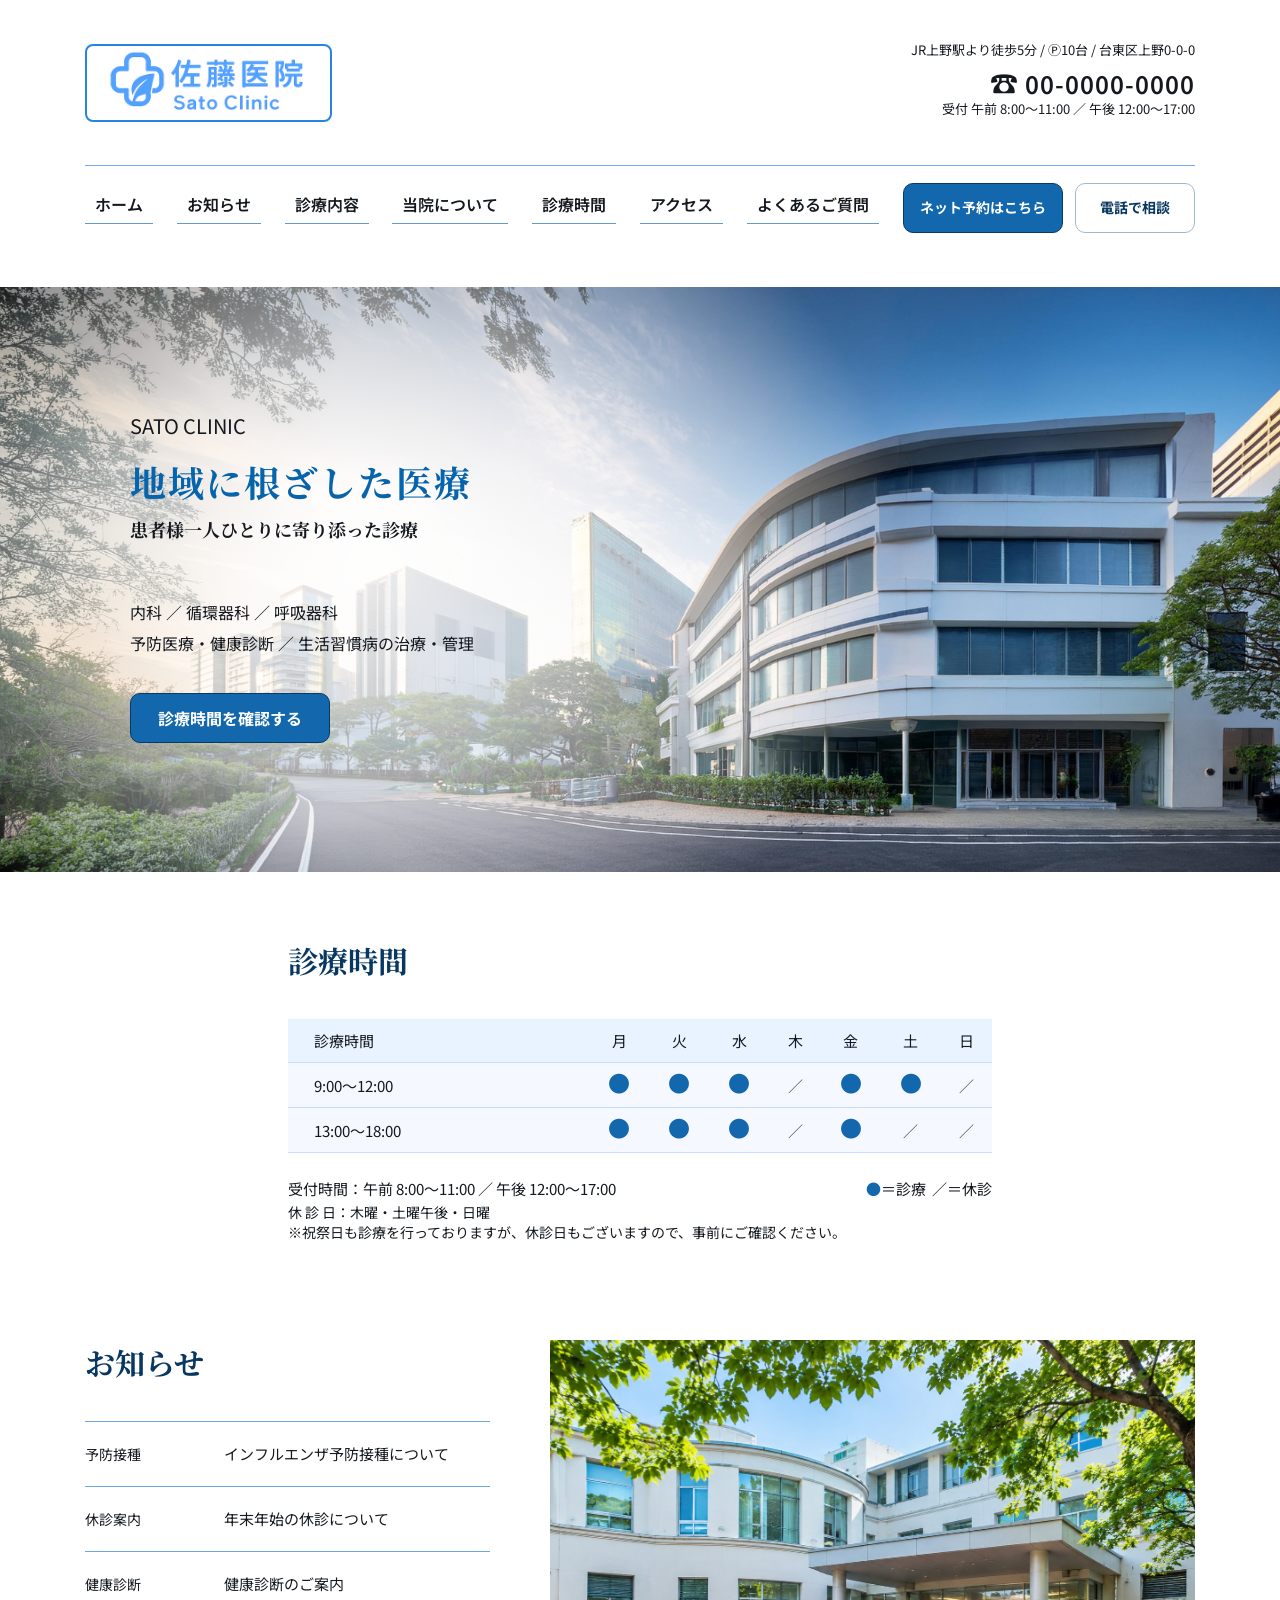
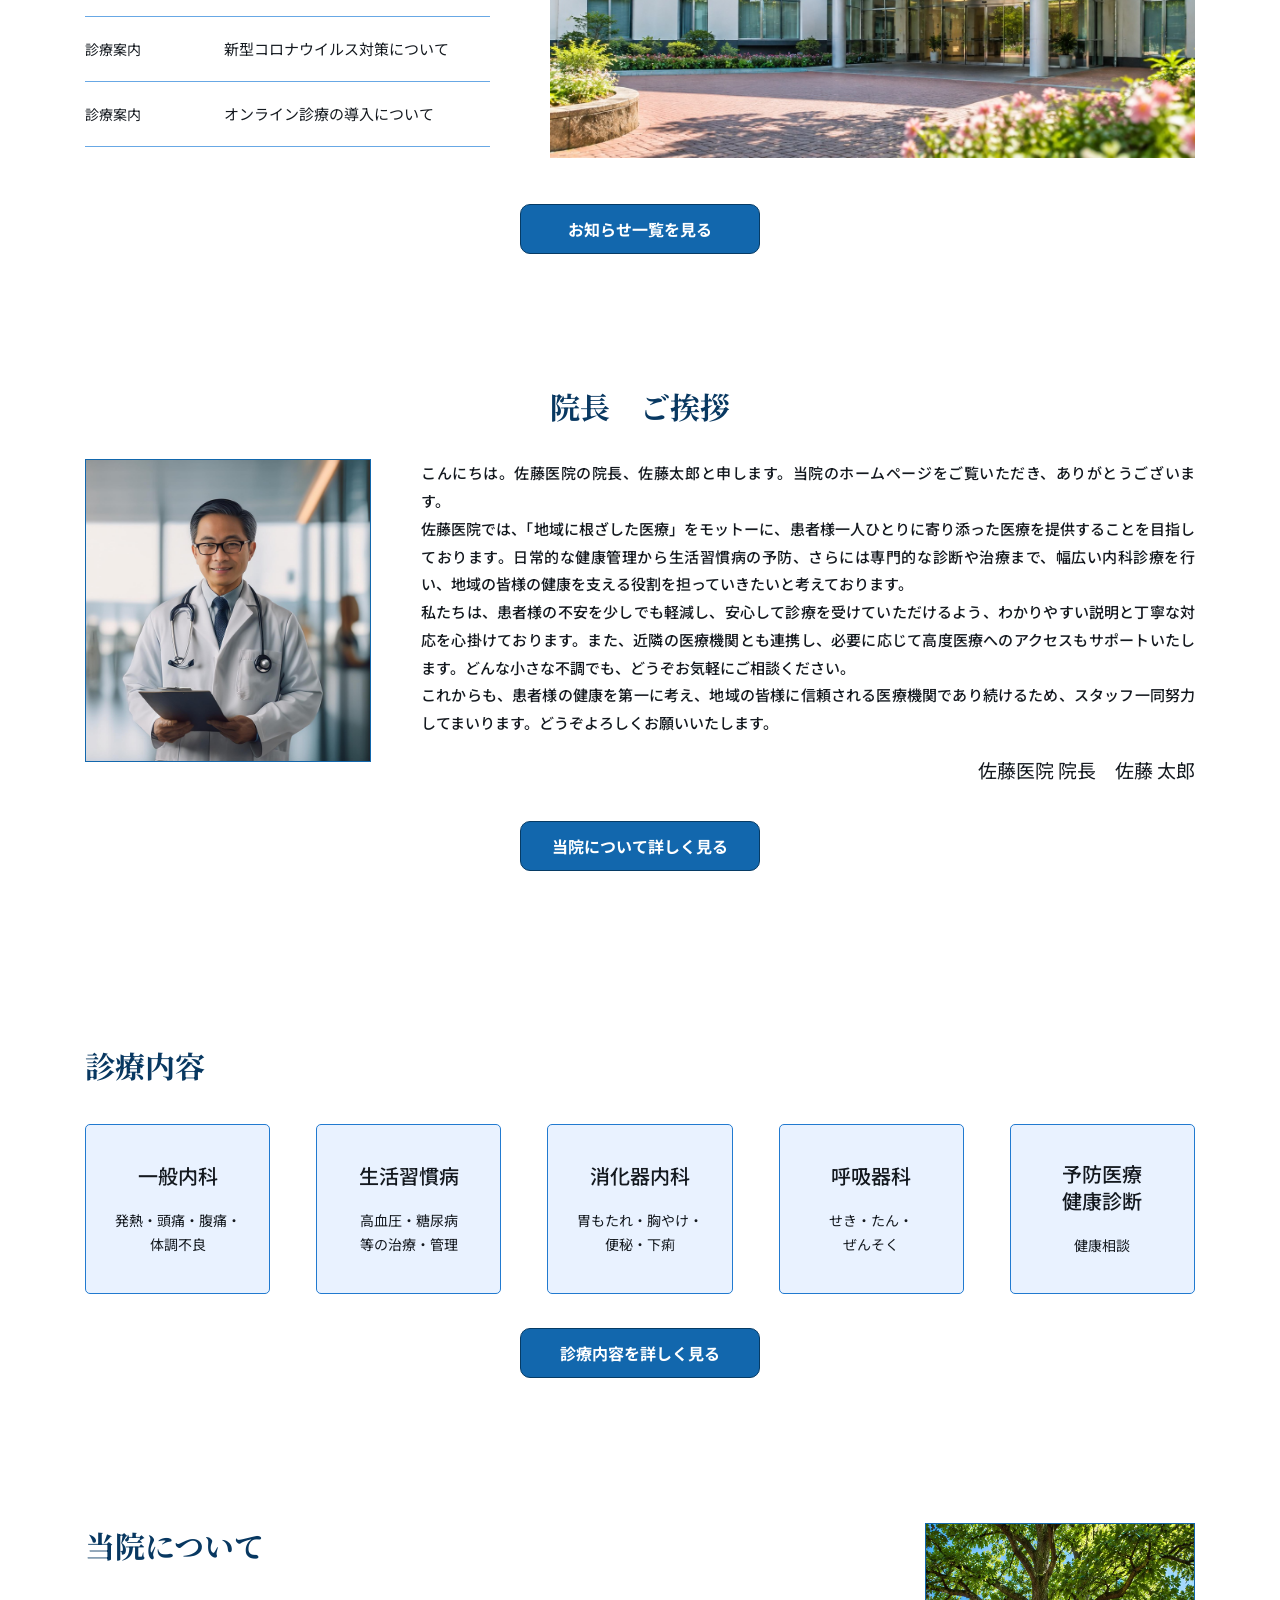
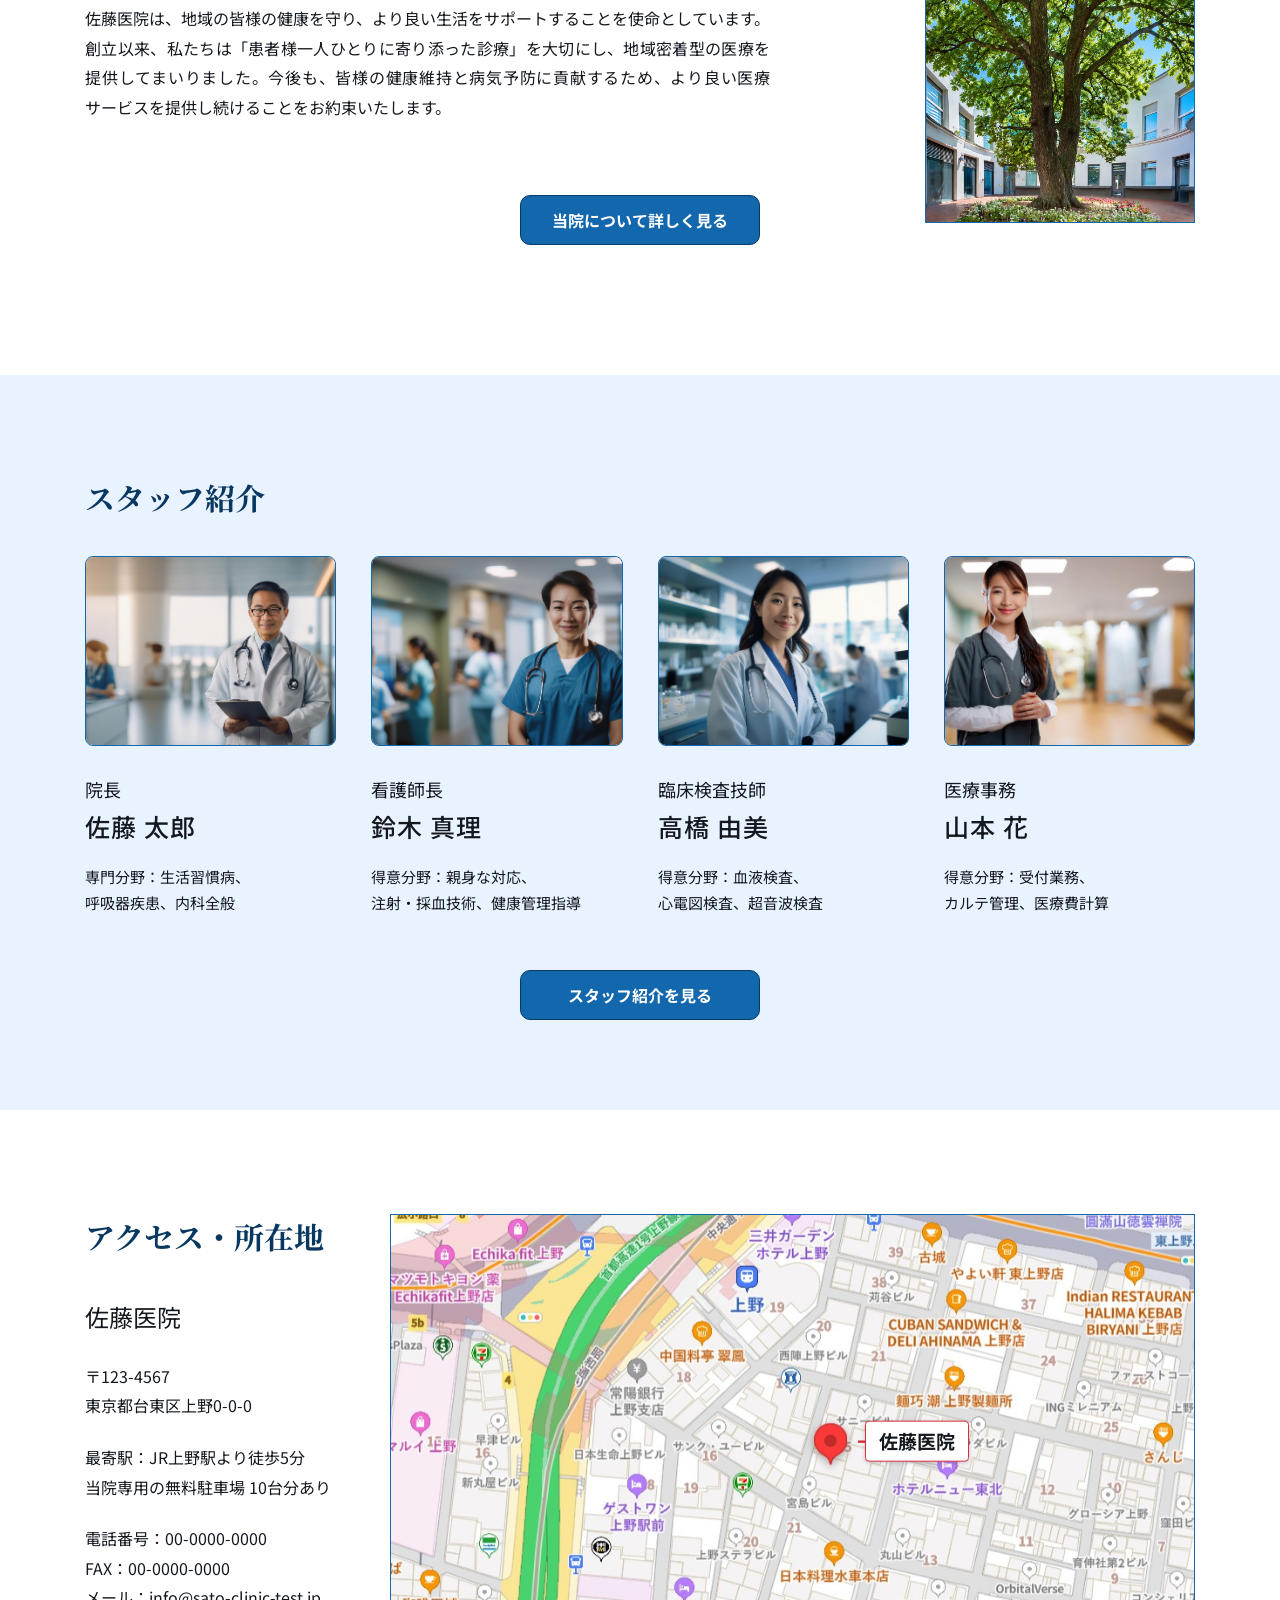
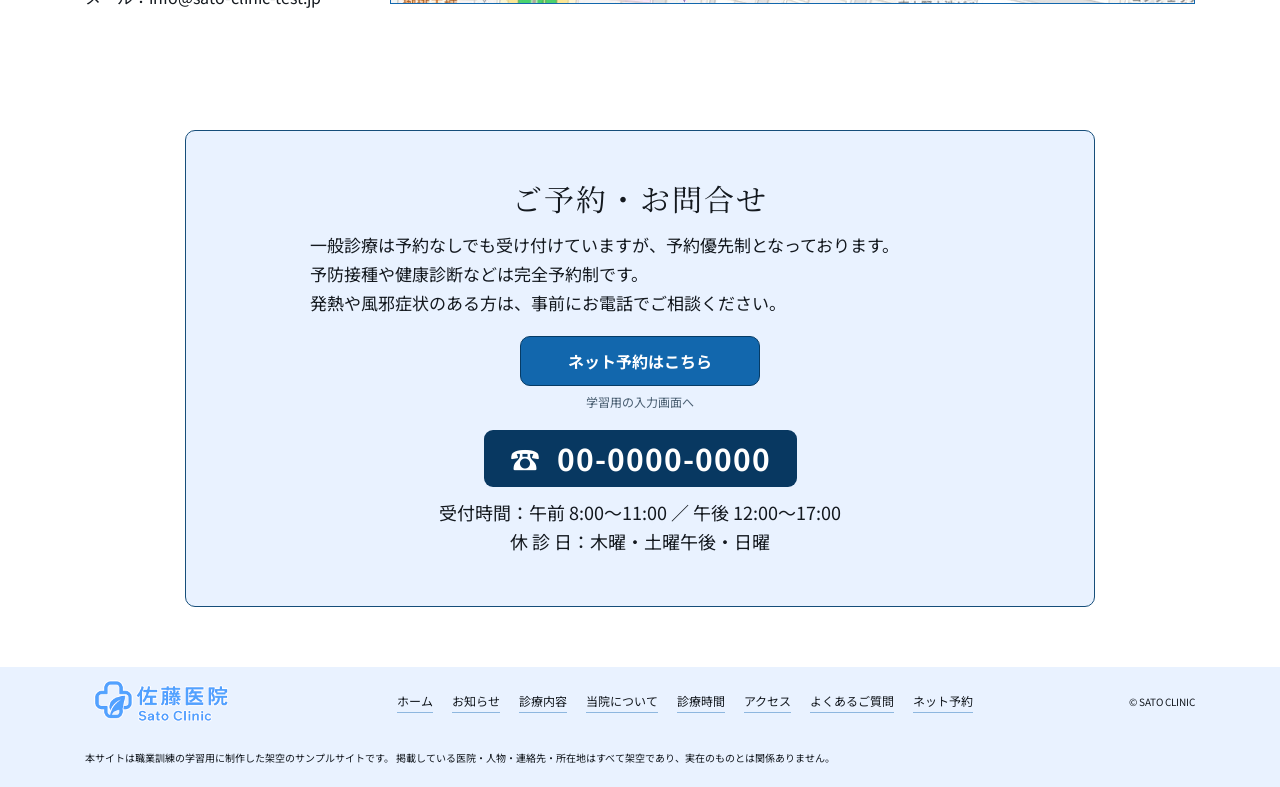
<file: index.html>
<!doctype html>
<html lang="ja"><head><meta name="robots" content="noindex, nofollow"><meta charset="UTF-8"><meta name="viewport" content="width=device-width, initial-scale=1.0"><meta name="description" content="佐藤医院｜地域に根ざした医療。内科・循環器科・呼吸器科・予防医療・健康診断。"><title>ホーム | 佐藤医院</title>
<link rel="preconnect" href="https://fonts.googleapis.com"><link rel="preconnect" href="https://fonts.gstatic.com" crossorigin>
<link href="https://fonts.googleapis.com/css2?family=Noto+Sans+JP:wght@400;500;600;700&family=Noto+Serif+JP:wght@400;500;600;700&display=swap" rel="stylesheet"><link rel="stylesheet" href="./css/style.css"></head>
<body><a class="skip-link" href="#main">本文へ移動</a><header class="site-header" id="top"><div class="container header-main">
 <a href="index.html" class="site-logo"><img src="./img/Logo/logo.png" alt="佐藤医院 Sato Clinic"></a>
 <div class="header-contact"><p>JR<span class="text-word">上野駅</span>より<span class="text-word">徒歩5分</span> / Ⓟ10台 / <span class="text-word">台東区</span>上野0-0-0</p><a class="header-phone" href="tel:0000000000"><span aria-hidden="true">☎</span> 00-0000-0000</a><p>受付 午前 8:00〜11:00 ／ 午後 12:00〜17:00</p></div></div>
 <nav class="container primary-nav" aria-label="メインナビゲーション"><div class="nav-links"><a href="index.html" aria-current="page">ホーム</a><a href="news.html" >お知らせ</a><a href="services.html" >診療内容</a><a href="about.html" >当院について</a><a href="hours.html#hours" ><span class="text-word">診療時間</span></a><a href="hours.html#access" >アクセス</a><a href="faq.html" >よくあるご質問</a></div><div class="nav-actions"><a class="button booking-nav" href="reservation.html">ネット予約はこちら</a><a class="button button-nav button-outline" href="tel:0000000000">電話で相談</a></div></nav></header><main id="main"><section class="hero"><div class="hero-image"></div><div class="container hero-overlay"><div class="hero-copy"><p class="hero-kicker">SATO CLINIC</p><h1>地域に根ざした医療</h1><p class="hero-subtitle"><span class="text-word">患者様</span><span class="text-word">一人ひとり</span>に寄り添った診療</p><p class="hero-specialties">内科 ／ <span class="text-word">循環器</span>科 ／ <span class="text-word">呼吸器</span>科<br><span class="text-word">予防医療</span>・<span class="text-word">健康診断</span> ／ <span class="text-word">生活習慣病</span>の治療・管理</p><a class="button " href="hours.html#hours"><span class="text-word">診療時間</span>を確認する</a></div></div></section>
<section class="home-hours section-space" id="home-hours"><div class="hours-home-wrap"><h2 class="section-heading"><span class="text-word">診療時間</span></h2><div class="hours-table"><table><thead><tr><th scope="col"><span class="text-word">診療時間</span></th><th scope="col">月</th><th scope="col">火</th><th scope="col">水</th><th scope="col">木</th><th scope="col">金</th><th scope="col">土</th><th scope="col">日</th></tr></thead><tbody><tr><th scope="row">9:00〜12:00</th><td><span class="open-mark" aria-label="診療">●</span></td><td><span class="open-mark" aria-label="診療">●</span></td><td><span class="open-mark" aria-label="診療">●</span></td><td class="off">／</td><td><span class="open-mark" aria-label="診療">●</span></td><td><span class="open-mark" aria-label="診療">●</span></td><td class="off">／</td></tr><tr><th scope="row">13:00〜18:00</th><td><span class="open-mark" aria-label="診療">●</span></td><td><span class="open-mark" aria-label="診療">●</span></td><td><span class="open-mark" aria-label="診療">●</span></td><td class="off">／</td><td><span class="open-mark" aria-label="診療">●</span></td><td class="off">／</td><td class="off">／</td></tr></tbody></table>
 <div class="hours-info"><span><span class="text-word">受付時間</span>：午前 8:00〜11:00 ／ 午後 12:00〜17:00</span><span><b class="open-mark">●</b>＝診療&nbsp; ／＝休診</span></div>
 <p>休 診 日：木曜・土曜午後・日曜<br>※祝祭日も診療を行っておりますが、<span class="text-word">休診日</span>もございますので、事前に<span class="text-word">ご確認</span><span class="mobile-text-tail">ください。</span></p></div></div></section>
<section class="home-news section-space"><div class="container home-news-layout"><div><h2 class="section-heading">お知らせ</h2><ul class="news-list"><li><span class="news-cat"><span class="text-word">予防接種</span></span><a href="news.html#flu"><span class="text-word">インフルエンザ</span><span class="text-word">予防接種</span>について</a></li><li><span class="news-cat">休診案内</span><a href="news.html#holiday">年末年始の休診について</a></li><li><span class="news-cat"><span class="text-word">健康診断</span></span><a href="news.html#checkup"><span class="text-word">健康診断</span>のご案内</a></li><li><span class="news-cat">診療案内</span><a href="news.html#covid"><span class="text-word">新型コロナウイルス</span>対策について</a></li><li><span class="news-cat">診療案内</span><a href="news.html#online"><span class="text-word">オンライン</span>診療の導入について</a></li></ul></div><div class="news-visual"><img src="./img/courtyard-entrance.jpg" alt="木々と花に囲まれた佐藤医院の入口" loading="lazy"></div></div><div class="center-action"><a class="button wide-button" href="news.html">お知らせ一覧を見る</a></div></section>
<section class="home-greeting section-space"><div class="container"><h2 class="section-heading center">院長　ご挨拶</h2><div class="greeting-layout"><img class="greeting-photo" src="./img/Doctor_Image/sato_taro.jpg" alt="院長 佐藤太郎" loading="lazy"><div class="greeting-copy"><p><span class="mobile-text-tail">こんにちは。</span><span class="text-word">佐藤医院</span>の院長、佐藤太郎と申<span class="mobile-text-tail">します。</span>当院の<span class="text-word">ホームページ</span>をご覧いただき、ありがとうござ<span class="mobile-text-tail">います。</span></p>
<p><span class="text-word">佐藤医院</span>では、「地域に根ざした医療」をモットーに、<span class="text-word">患者様</span><span class="text-word">一人ひとり</span>に寄り添った医療を提供することを目指して<span class="mobile-text-tail">おります。</span>日常的な<span class="text-word">健康管理</span>から<span class="text-word">生活習慣病</span>の予防、さらには専門的な診断や治療まで、幅広い内科診療を行い、地域の<span class="text-word">皆様</span>の健康を支える役割を担っていきたいと考えて<span class="mobile-text-tail">おります。</span></p>
<p>私たちは、<span class="text-word">患者様</span>の不安を少しでも軽減し、安心して診療を受けていただけるよう、わかりやすい説明と丁寧な対応を心掛けて<span class="mobile-text-tail">おります。</span>また、近隣の<span class="text-word">医療機関</span>とも連携し、必要に応じて高度医療へのアクセスも<span class="text-word">サポート</span>いた<span class="mobile-text-tail">します。</span>どんな小さな不調でも、どうぞお気軽に<span class="text-word">ご相談</span><span class="mobile-text-tail">ください。</span></p>
<p>これからも、<span class="text-word">患者様</span>の健康を第一に考え、地域の<span class="text-word">皆様</span>に信頼される<span class="text-word">医療機関</span>であり続けるため、<span class="text-word">スタッフ</span>一同努力してまい<span class="mobile-text-tail">ります。</span>どうぞよろしくお願いいた<span class="mobile-text-tail">します。</span></p><p class="signature"><span class="text-word">佐藤医院</span> 院長　佐藤 太郎</p></div></div><div class="center-action"><a class="button wide-button" href="about.html#greeting">当院について詳しく見る</a></div></div></section>
<section class="home-services section-space"><div class="container"><h2 class="section-heading">診療内容</h2><div class="service-teasers"><a href="services.html#general"><strong>一般内科</strong><span>発熱・頭痛・腹痛・<br><span class="text-word">体調不良</span></span></a><a href="services.html#lifestyle"><strong><span class="text-word">生活習慣病</span></strong><span><span class="text-word">高血圧</span>・<span class="text-word">糖尿病</span><br>等の治療・管理</span></a><a href="services.html#digestive"><strong><span class="text-word">消化器</span>内科</strong><span>胃もたれ・胸やけ・<br>便秘・下痢</span></a><a href="services.html#respiratory"><strong><span class="text-word">呼吸器</span>科</strong><span>せき・たん・<br>ぜんそく</span></a><a href="services.html#exam"><strong><span class="text-word">予防医療</span><br><span class="text-word">健康診断</span></strong><span><span class="text-word">健康相談</span></span></a></div><div class="center-action"><a class="button wide-button" href="services.html">診療内容を詳しく見る</a></div></div></section>
<section class="home-about section-space"><div class="container about-home-layout"><div><h2 class="section-heading">当院について</h2><p><span class="text-word">佐藤医院</span>は、地域の<span class="text-word">皆様</span>の健康を守り、より良い生活を<span class="text-word">サポート</span>することを使命として<span class="mobile-text-tail">います。</span>創立以来、私たちは「<span class="text-word">患者様</span><span class="text-word">一人ひとり</span>に寄り添った診療」を大切にし、地域密着型の医療を提供してまいり<span class="mobile-text-tail">ました。</span>今後も、<span class="text-word">皆様</span>の健康維持と病気予防に貢献するため、より良い<span class="text-word">医療サービス</span>を提供し続けることをお約束いた<span class="mobile-text-tail">します。</span></p></div><img src="./img/courtyard-tree.jpg" alt="中庭の大きな木" loading="lazy"></div><div class="center-action"><a class="button wide-button" href="about.html">当院について詳しく見る</a></div></section>
<section class="home-staff section-space"><div class="container"><h2 class="section-heading"><span class="text-word">スタッフ</span>紹介</h2><div class="staff-grid"><article class="staff-card"><img src="./img/Doctor_Image/sato_taro.jpg" alt="佐藤 太郎の写真" loading="lazy"><div class="staff-role">院長</div><h3>佐藤 太郎</h3><p>専門分野：<span class="text-word">生活習慣病</span>、<br><span class="text-word">呼吸器疾患</span>、内科全般</p></article><article class="staff-card"><img src="./img/Doctor_Image/suzuki_mari.jpg" alt="鈴木 真理の写真" loading="lazy"><div class="staff-role">看護師長</div><h3>鈴木 真理</h3><p>得意分野：親身な対応、<br>注射・採血技術、<span class="text-word">健康管理</span>指導</p></article><article class="staff-card"><img src="./img/Doctor_Image/takahashi_yumi.jpg" alt="高橋 由美の写真" loading="lazy"><div class="staff-role">臨床検査技師</div><h3>高橋 由美</h3><p>得意分野：<span class="text-word">血液検査</span>、<br><span class="text-word">心電図検査</span>、<span class="text-word">超音波検査</span></p></article><article class="staff-card"><img src="./img/Doctor_Image/yamamoto_hana.jpg" alt="山本 花の写真" loading="lazy"><div class="staff-role">医療事務</div><h3>山本 花</h3><p>得意分野：受付業務、<br>カルテ管理、医療費計算</p></article></div><div class="center-action"><a class="button wide-button" href="about.html#staff"><span class="text-word">スタッフ</span>紹介を見る</a></div></div></section>
<section class="home-access section-space"><div class="container access-home-layout"><div><h2 class="section-heading">アクセス・所在地</h2><p class="access-name"><span class="text-word">佐藤医院</span></p><p>〒123-4567<br>東京都<span class="text-word">台東区</span>上野0-0-0</p><p>最寄駅：JR<span class="text-word">上野駅</span>より<span class="text-word">徒歩5分</span><br>当院専用の<span class="text-word">無料駐車場</span> 10台分あり</p><p>電話番号：00-0000-0000<br>FAX：00-0000-0000<br>メール：info@sato-clinic-test.jp</p></div><a class="map-frame" href="hours.html#access"><img src="./img/map.jpg" alt="佐藤医院付近の地図" loading="lazy"><span><span class="text-word">佐藤医院</span></span></a></div></section>
<div class="container home-cta"><aside class="contact-box" aria-label="ご予約・お問い合わせ"><h2><span class="text-word">ご予約</span>・<span class="text-word">お問合せ</span></h2><p class="cta-note">一般診療は予約なしでも受け付けていますが、予約優先制となって<span class="mobile-text-tail">おります。</span><br><span class="text-word">予防接種</span>や<span class="text-word">健康診断</span>などは完全予約<span class="mobile-text-tail">制です。</span><br>発熱や風邪症状のある方は、事前にお電話で<span class="text-word">ご相談</span><span class="mobile-text-tail">ください。</span></p><div class="contact-booking"><a class="button" href="reservation.html">ネット予約はこちら</a><span>学習用の入力画面へ</span></div><a class="contact-tel" href="tel:0000000000">☎ &nbsp;00-0000-0000</a>
 <p><span class="text-word">受付時間</span>：午前 8:00〜11:00 ／ 午後 12:00〜17:00<br>休 診 日：木曜・土曜午後・日曜</p></aside></div></main><footer class="site-footer"><div class="container footer-inner"><a href="index.html" class="footer-logo"><img src="./img/Logo/logo.png" alt="佐藤医院"></a><nav aria-label="フッターナビゲーション"><a href="index.html">ホーム</a><a href="news.html">お知らせ</a><a href="services.html">診療内容</a><a href="about.html">当院について</a><a href="hours.html#hours"><span class="text-word">診療時間</span></a><a href="hours.html#access">アクセス</a><a href="faq.html">よくあるご質問</a><a href="reservation.html">ネット予約</a></nav><small>© SATO CLINIC</small></div>
<p class="container site-disclaimer">本サイトは職業訓練の学習用に制作した架空のサンプル<span class="mobile-text-tail">サイトです。</span>
掲載している医院・人物・連絡先・所在地はすべて架空であり、実在のものとは関係<span class="mobile-text-tail">ありません。</span></p>
</footer></body></html>
</file>
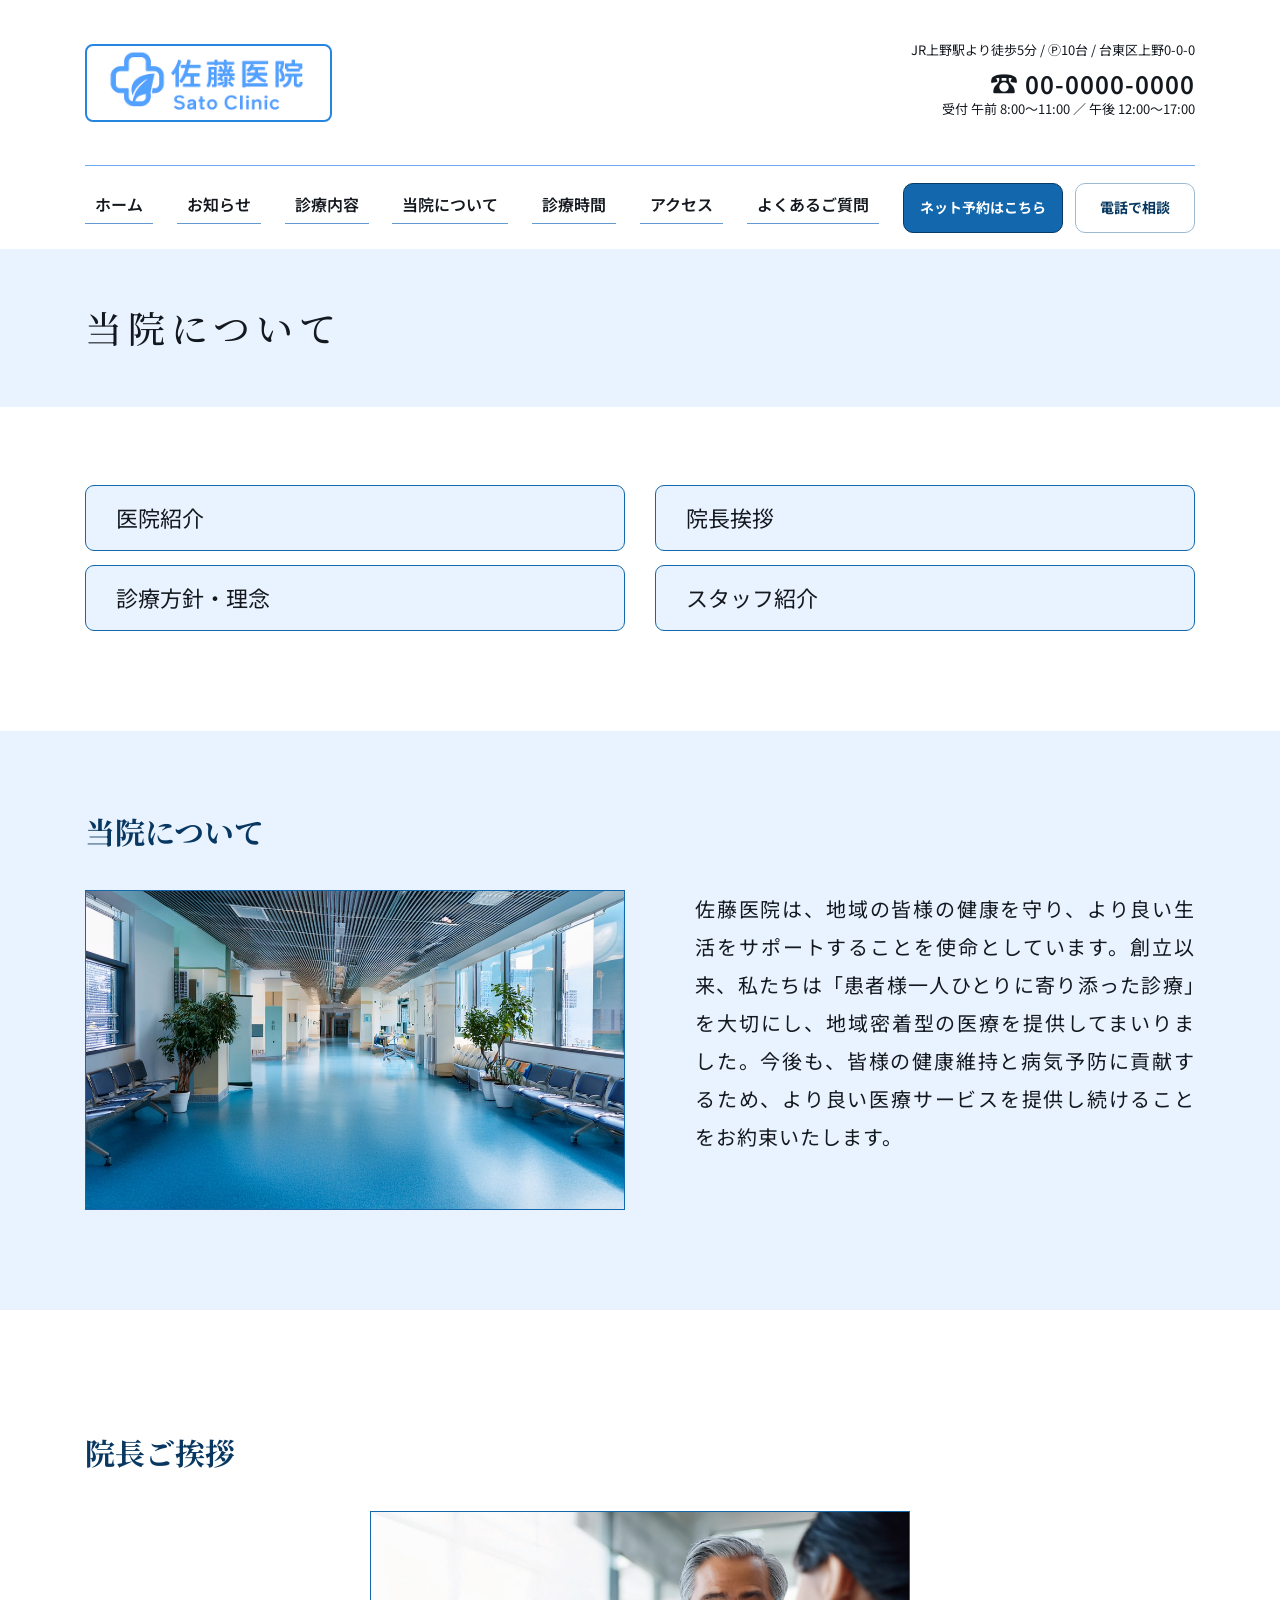
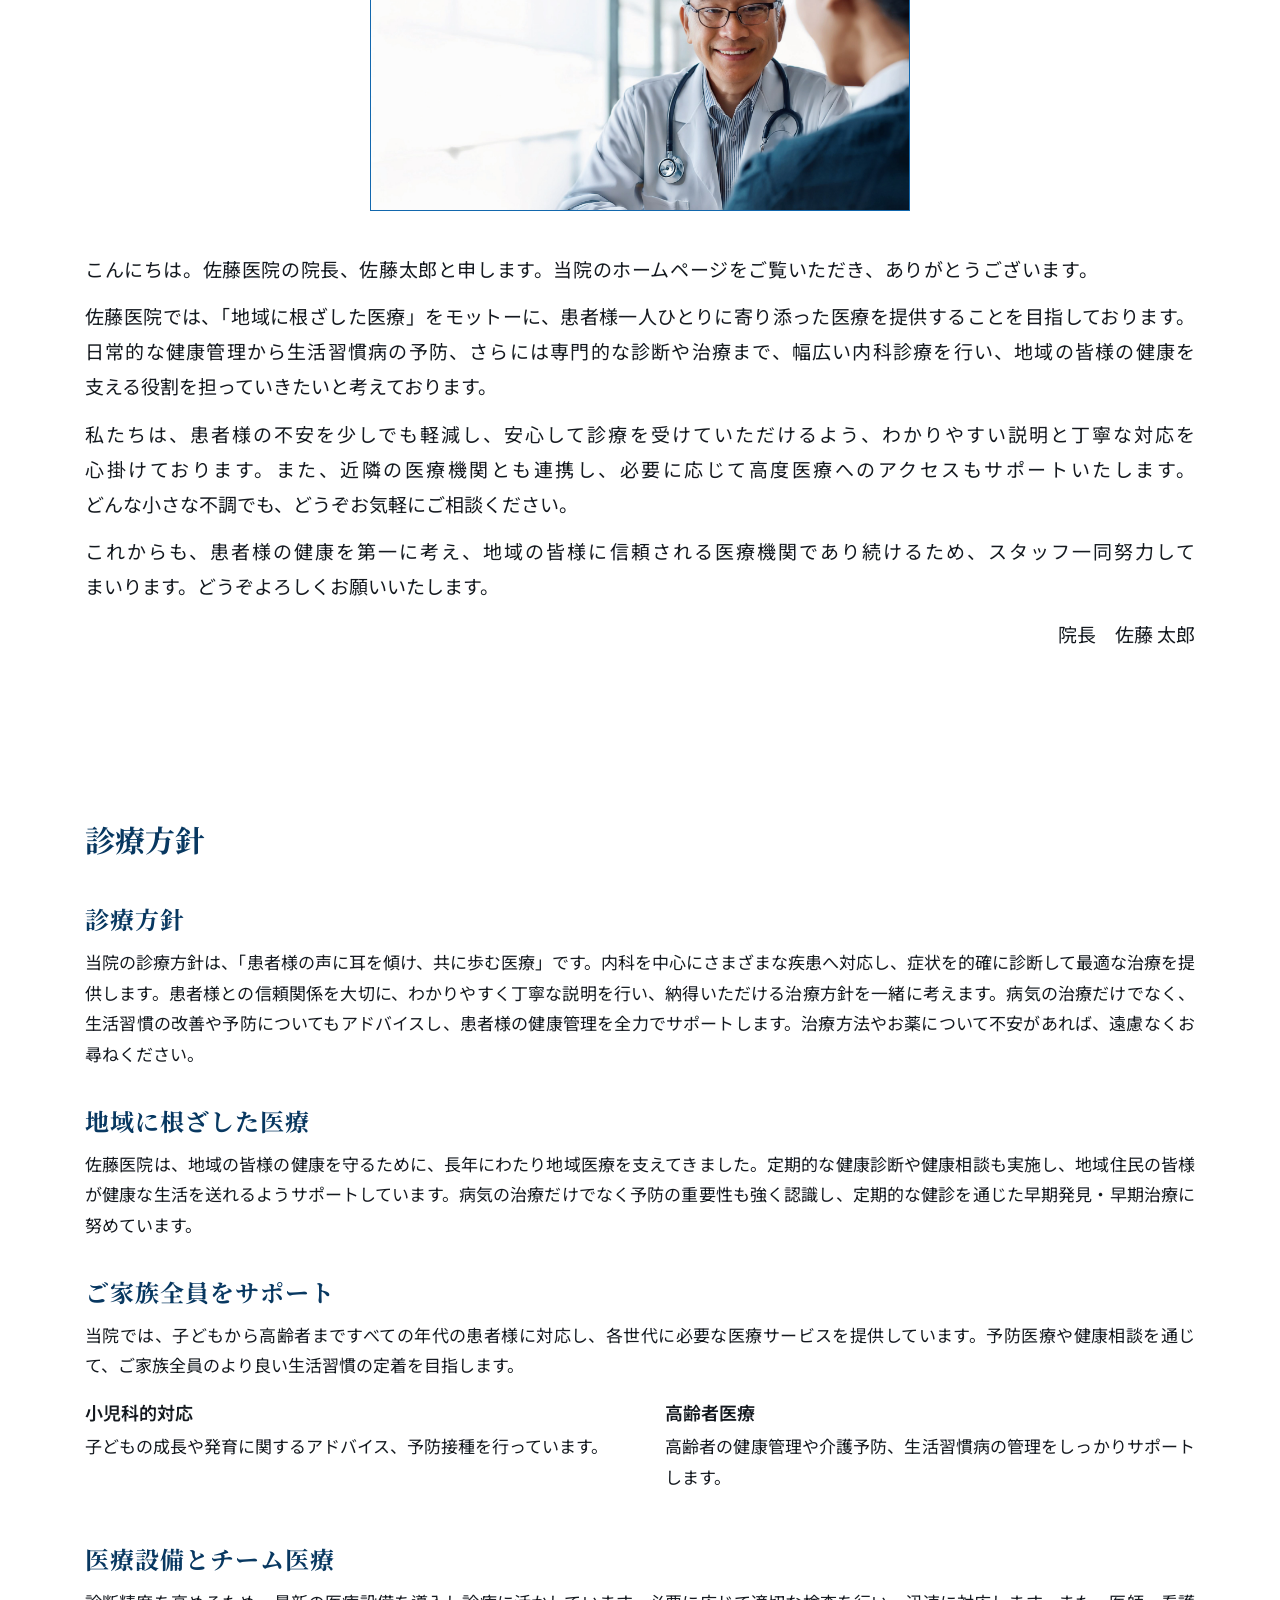
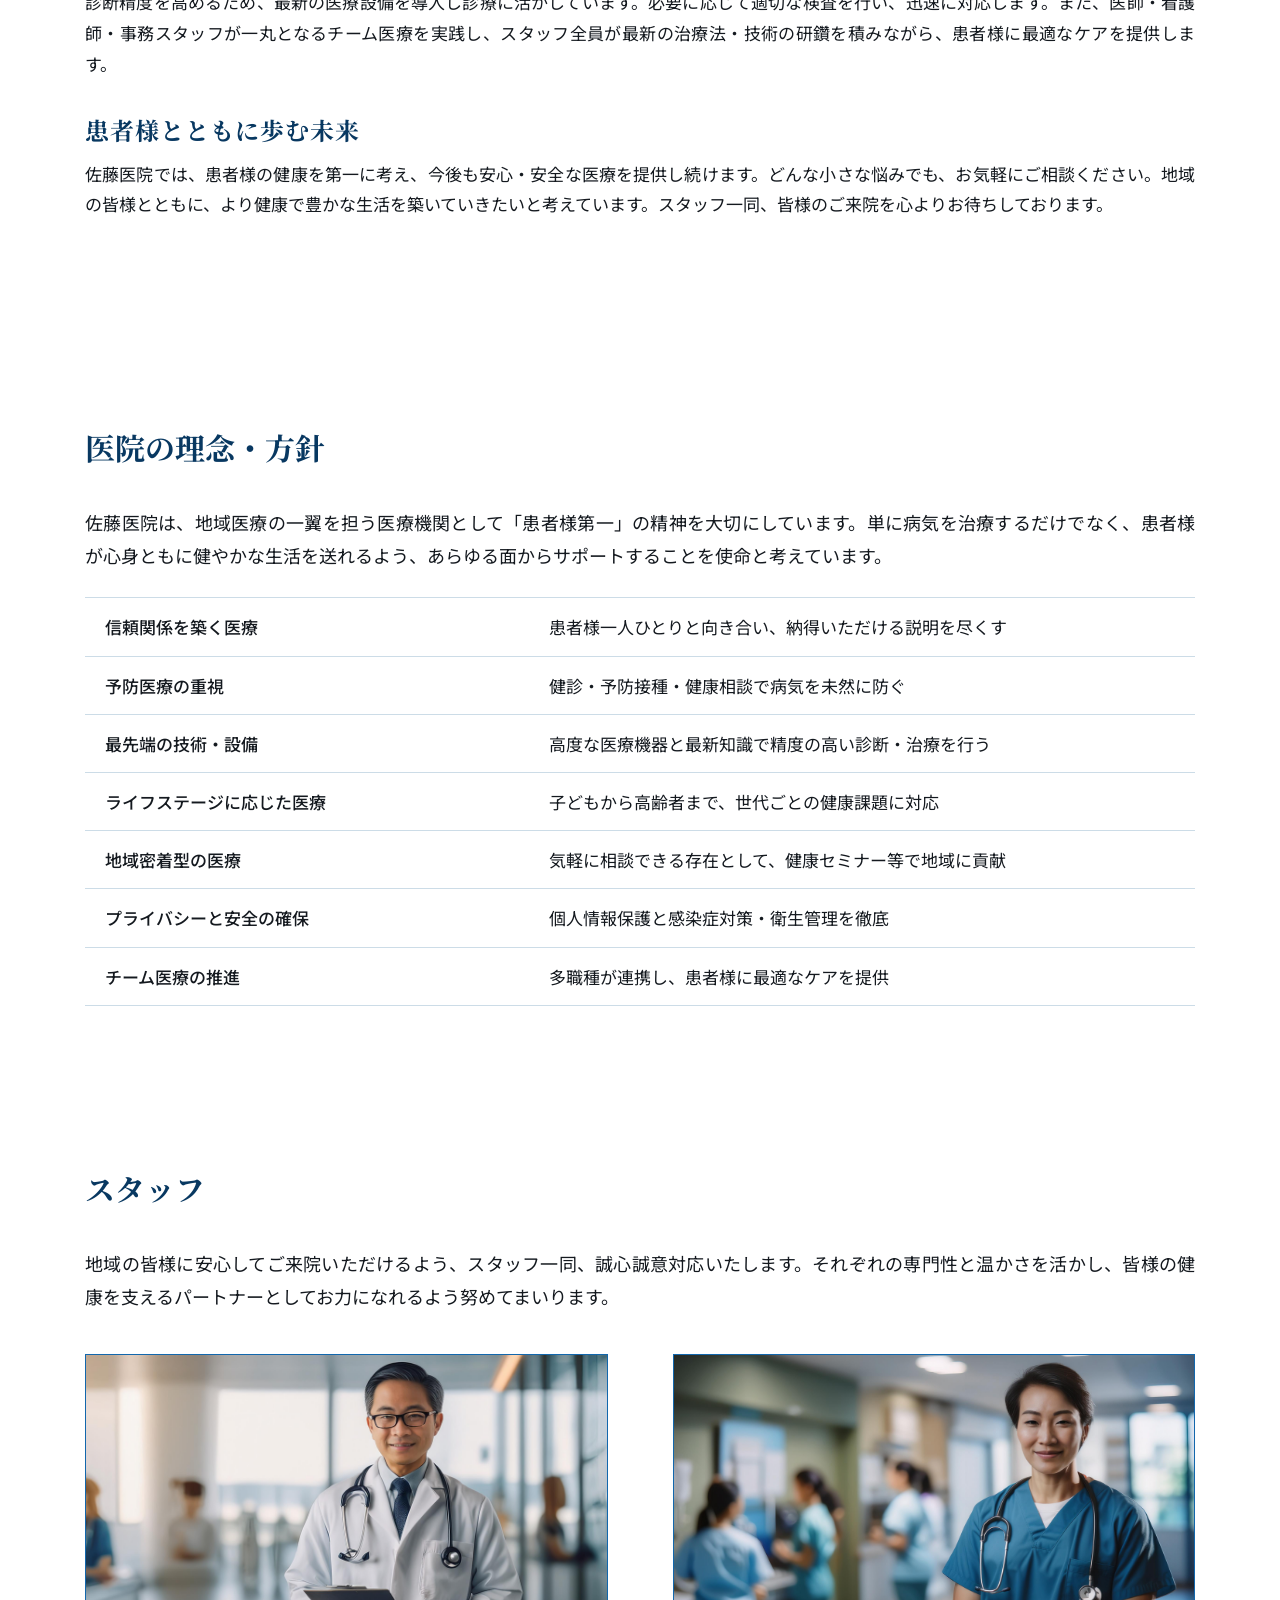
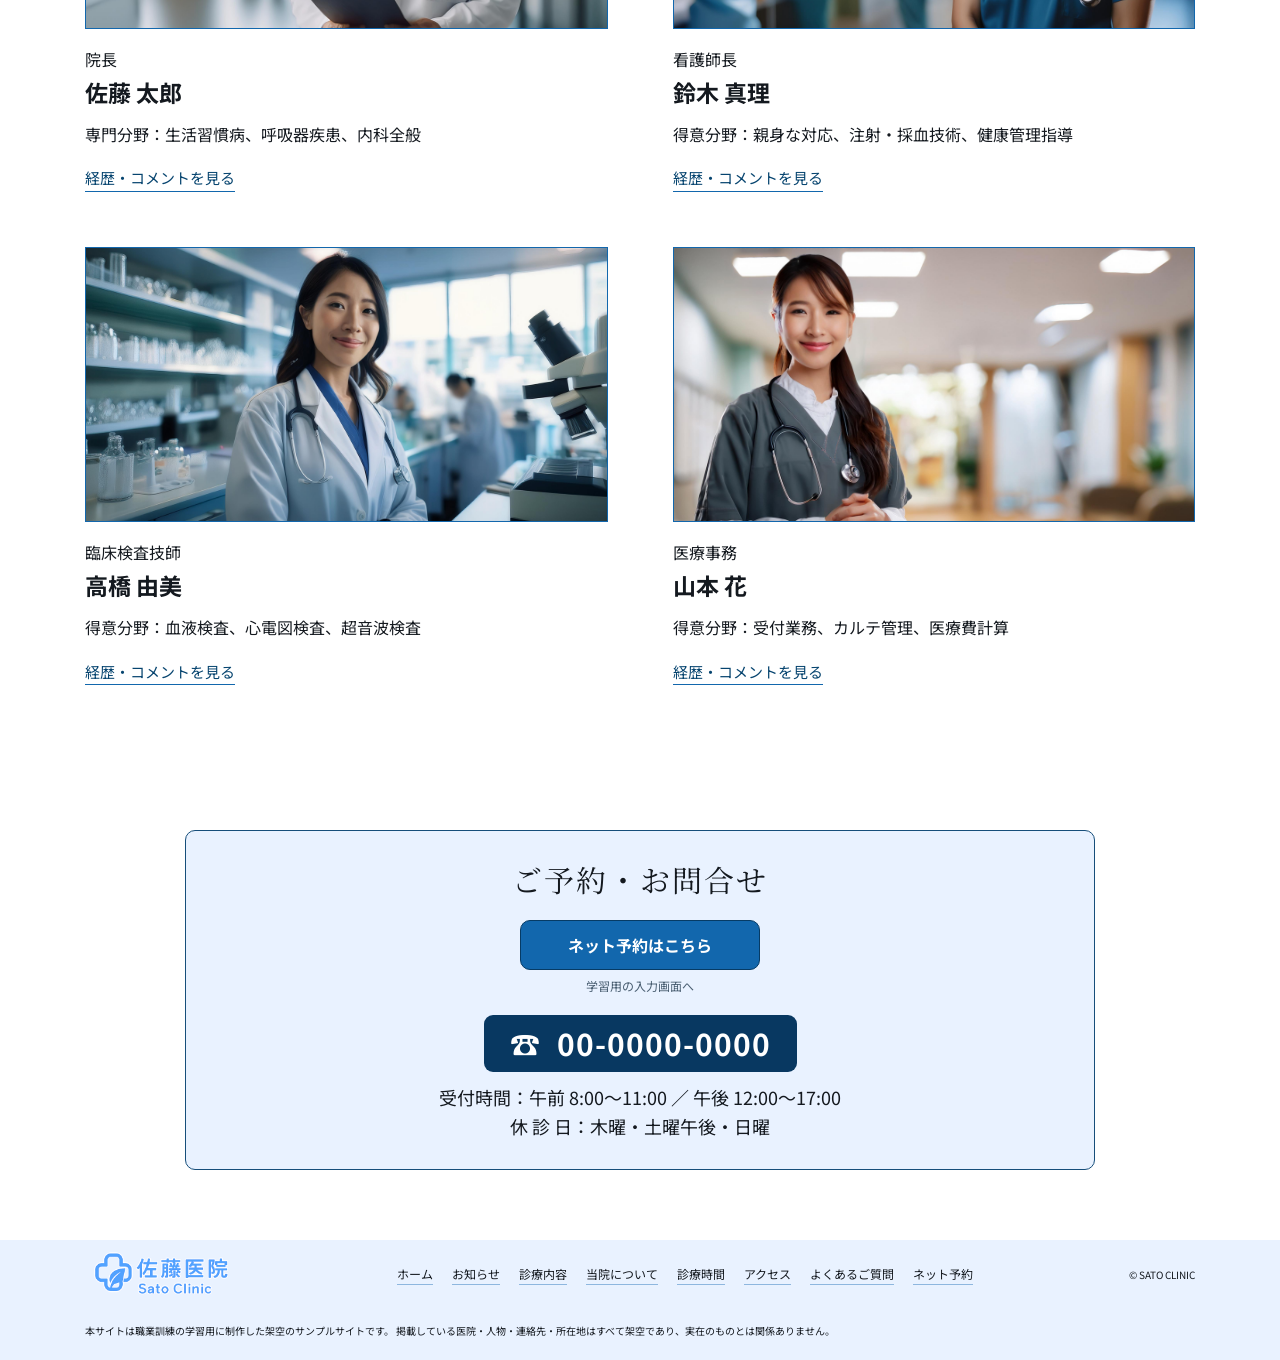
<file: about.html>
<!doctype html>
<html lang="ja"><head><meta name="robots" content="noindex, nofollow"><meta charset="UTF-8"><meta name="viewport" content="width=device-width, initial-scale=1.0"><meta name="description" content="東京都台東区上野の佐藤医院。地域に根ざした医療を提供します。"><title>当院について | 佐藤医院</title>
<link rel="preconnect" href="https://fonts.googleapis.com"><link rel="preconnect" href="https://fonts.gstatic.com" crossorigin>
<link href="https://fonts.googleapis.com/css2?family=Noto+Sans+JP:wght@400;500;600;700&family=Noto+Serif+JP:wght@400;500;600;700&display=swap" rel="stylesheet"><link rel="stylesheet" href="./css/style.css"></head>
<body><a class="skip-link" href="#main">本文へ移動</a><header class="site-header" id="top"><div class="container header-main">
 <a href="index.html" class="site-logo"><img src="./img/Logo/logo.png" alt="佐藤医院 Sato Clinic"></a>
 <div class="header-contact"><p>JR<span class="text-word">上野駅</span>より<span class="text-word">徒歩5分</span> / Ⓟ10台 / <span class="text-word">台東区</span>上野0-0-0</p><a class="header-phone" href="tel:0000000000"><span aria-hidden="true">☎</span> 00-0000-0000</a><p>受付 午前 8:00〜11:00 ／ 午後 12:00〜17:00</p></div></div>
 <nav class="container primary-nav" aria-label="メインナビゲーション"><div class="nav-links"><a href="index.html" >ホーム</a><a href="news.html" >お知らせ</a><a href="services.html" >診療内容</a><a href="about.html" aria-current="page">当院について</a><a href="hours.html#hours" ><span class="text-word">診療時間</span></a><a href="hours.html#access" >アクセス</a><a href="faq.html" >よくあるご質問</a></div><div class="nav-actions"><a class="button booking-nav" href="reservation.html">ネット予約はこちら</a><a class="button button-nav button-outline" href="tel:0000000000">電話で相談</a></div></nav></header><main id="main"><section class="page-band"><div class="container band-inner"><h1>当院について</h1></div></section><nav class="container jump-grid about-index" aria-label="当院についての目次"><a href="#intro">医院紹介</a><a href="#greeting">院長挨拶</a><a href="#policy">診療方針・理念</a><a href="#staff"><span class="text-word">スタッフ</span>紹介</a></nav><section class="about-introduction" id="intro"><div class="container"><h2 class="section-heading">当院について</h2><div class="intro-cols"><div class="photo-frame"><img src="./img/Hospital_Exterior/hospital_4.jpg" alt="佐藤医院の院内" loading="lazy"></div><p><span class="text-word">佐藤医院</span>は、地域の<span class="text-word">皆様</span>の健康を守り、より良い生活を<span class="text-word">サポート</span>することを使命として<span class="mobile-text-tail">います。</span>創立以来、私たちは「<span class="text-word">患者様</span><span class="text-word">一人ひとり</span>に寄り添った診療」を大切にし、地域密着型の医療を提供してまいり<span class="mobile-text-tail">ました。</span>今後も、<span class="text-word">皆様</span>の健康維持と病気予防に貢献するため、より良い<span class="text-word">医療サービス</span>を提供し続けることをお約束いた<span class="mobile-text-tail">します。</span></p></div></div></section>
<section class="container about-greeting section-space" id="greeting"><h2 class="section-heading">院長ご挨拶</h2><img class="greeting-landscape" src="./img/Doctor_Image/firstView.jpg" alt="患者様と話す院長" loading="lazy"><div class="long-text"><p><span class="mobile-text-tail">こんにちは。</span><span class="text-word">佐藤医院</span>の院長、佐藤太郎と申<span class="mobile-text-tail">します。</span>当院の<span class="text-word">ホームページ</span>をご覧いただき、ありがとうござ<span class="mobile-text-tail">います。</span></p>
<p class="greeting-mission"><span class="greeting-mission-line"><span class="text-word">佐藤医院</span>では、「地域に根ざした医療」をモットーに、<span class="text-word">患者様</span><span class="text-word">一人ひとり</span>に寄り添った医療を提供することを目指して<span class="mobile-text-tail">おります。</span></span><span class="greeting-mission-line">日常的な<span class="text-word">健康管理</span>から<span class="text-word">生活習慣病</span>の予防、さらには専門的な診断や治療まで、幅広い内科診療を行い、地域の<span class="text-word">皆様</span>の健康を</span><span class="greeting-mission-line">支える役割を担っていきたいと考えて<span class="mobile-text-tail">おります。</span></span></p>
<p class="greeting-mission"><span class="greeting-mission-line">私たちは、<span class="text-word">患者様</span>の不安を少しでも軽減し、安心して診療を受けていただけるよう、わかりやすい説明と丁寧な対応を</span><span class="greeting-mission-line">心掛けて<span class="mobile-text-tail">おります。</span>また、近隣の<span class="text-word">医療機関</span>とも連携し、必要に応じて高度医療へのアクセスも<span class="text-word">サポート</span>いた<span class="mobile-text-tail">します。</span></span><span class="greeting-mission-line">どんな小さな不調でも、どうぞお気軽に<span class="text-word">ご相談</span><span class="mobile-text-tail">ください。</span></span></p>
<p class="greeting-mission"><span class="greeting-mission-line">これからも、<span class="text-word">患者様</span>の健康を第一に考え、地域の<span class="text-word">皆様</span>に信頼される<span class="text-word">医療機関</span>であり続けるため、<span class="text-word">スタッフ</span>一同努力して</span><span class="greeting-mission-line">まい<span class="mobile-text-tail">ります。</span>どうぞよろしくお願いいた<span class="mobile-text-tail">します。</span></span></p></div><p class="signature">院長　佐藤 太郎</p></section>
<section class="about-policy section-space" id="policy"><div class="container"><h2 class="section-heading">診療方針</h2><div class="policy-section"><h3>診療方針</h3><p>当院の診療方針は、「<span class="text-word">患者様</span>の声に耳を傾け、共に歩む医療<span class="mobile-text-tail">」です。</span>内科を中心にさまざまな疾患へ対応し、症状を的確に診断して最適な治療を提供<span class="mobile-text-tail">します。</span><span class="text-word">患者様</span>との信頼関係を大切に、わかりやすく丁寧な説明を行い、納得いただける治療方針を一緒に<span class="mobile-text-tail">考えます。</span>病気の治療だけでなく、<span class="text-word">生活習慣</span>の改善や予防についてもアドバイスし、<span class="text-word">患者様</span>の<span class="text-word">健康管理</span>を全力で<span class="text-word">サポート</span><span class="mobile-text-tail">します。</span>治療方法やお薬について不安があれば、遠慮なくお尋ね<span class="mobile-text-tail">ください。</span></p></div><div class="policy-section"><h3>地域に根ざした医療</h3><p><span class="text-word">佐藤医院</span>は、地域の<span class="text-word">皆様</span>の健康を守るために、長年にわたり<span class="text-word">地域医療</span>を支えてき<span class="mobile-text-tail">ました。</span>定期的な<span class="text-word">健康診断</span>や<span class="text-word">健康相談</span>も実施し、地域住民の<span class="text-word">皆様</span>が健康な生活を送れるよう<span class="text-word">サポート</span>し<span class="mobile-text-tail">ています。</span>病気の治療だけでなく予防の重要性も強く認識し、定期的な健診を通じた<span class="text-word">早期発見</span>・<span class="text-word">早期治療</span>に努めて<span class="mobile-text-tail">います。</span></p></div><div class="policy-section"><h3>ご家族全員を<span class="text-word">サポート</span></h3><p>当院では、子どもから高齢者まですべての年代の<span class="text-word">患者様</span>に対応し、各世代に必要な<span class="text-word">医療サービス</span>を提供し<span class="mobile-text-tail">ています。</span><span class="text-word">予防医療</span>や<span class="text-word">健康相談</span>を通じて、ご家族全員のより良い<span class="text-word">生活習慣</span>の定着を目指<span class="mobile-text-tail">します。</span></p><div class="subpolicy-cols"><div><h4>小児科的対応</h4><p>子どもの成長や発育に関するアドバイス、<span class="text-word">予防接種</span>を行って<span class="mobile-text-tail">います。</span></p></div><div><h4>高齢者医療</h4><p>高齢者の<span class="text-word">健康管理</span>や介護予防、<span class="text-word">生活習慣病</span>の管理をしっかり<span class="text-word">サポート</span><span class="mobile-text-tail">します。</span></p></div></div></div><div class="policy-section"><h3>医療設備とチーム医療</h3><p>診断精度を高めるため、最新の医療設備を導入し診療に活かし<span class="mobile-text-tail">ています。</span>必要に応じて適切な検査を行い、迅速に対応<span class="mobile-text-tail">します。</span>また、医師・看護師・事務<span class="text-word">スタッフ</span>が一丸となるチーム医療を実践し、<span class="text-word">スタッフ</span>全員が最新の治療法・技術の研鑽を積みながら、<span class="text-word">患者様</span>に最適なケアを提供<span class="mobile-text-tail">します。</span></p></div><div class="policy-section"><h3><span class="text-word">患者様</span>とともに歩む未来</h3><p><span class="text-word">佐藤医院</span>では、<span class="text-word">患者様</span>の健康を第一に考え、今後も安心・安全な医療を提供し続<span class="mobile-text-tail">けます。</span>どんな小さな悩みでも、お気軽に<span class="text-word">ご相談</span><span class="mobile-text-tail">ください。</span>地域の<span class="text-word">皆様</span>とともに、より健康で豊かな生活を築いていきたいと考え<span class="mobile-text-tail">ています。</span><span class="text-word">スタッフ</span>一同、<span class="text-word">皆様</span>の<span class="text-word">ご来院</span>を心よりお待ちして<span class="mobile-text-tail">おります。</span></p></div></div></section>
<section class="container principle-section section-space"><h2 class="section-heading">医院の理念・方針</h2><p><span class="text-word">佐藤医院</span>は、<span class="text-word">地域医療</span>の一翼を担う<span class="text-word">医療機関</span>として「<span class="text-word">患者様</span>第一」の精神を大切にし<span class="mobile-text-tail">ています。</span>単に病気を治療するだけでなく、<span class="text-word">患者様</span>が心身ともに健やかな生活を送れるよう、あらゆる面から<span class="text-word">サポート</span>することを使命と考え<span class="mobile-text-tail">ています。</span></p><table class="principles-table"><tbody><tr><th scope="row">信頼関係を築く医療</th><td><span class="text-word">患者様</span><span class="text-word">一人ひとり</span>と向き合い、納得いただける説明を尽くす</td></tr><tr><th scope="row"><span class="text-word">予防医療</span>の重視</th><td>健診・<span class="text-word">予防接種</span>・<span class="text-word">健康相談</span>で病気を未然に防ぐ</td></tr><tr><th scope="row">最先端の技術・設備</th><td>高度な医療機器と最新知識で精度の高い診断・治療を行う</td></tr><tr><th scope="row">ライフステージに応じた医療</th><td>子どもから高齢者まで、世代ごとの健康課題に対応</td></tr><tr><th scope="row">地域密着型の医療</th><td>気軽に相談できる存在として、健康セミナー等で地域に貢献</td></tr><tr><th scope="row"><span class="text-word">プライバシー</span>と安全の確保</th><td><span class="text-word">個人情報</span>保護と<span class="text-word">感染症対策</span>・衛生管理を徹底</td></tr><tr><th scope="row">チーム医療の推進</th><td>多職種が連携し、<span class="text-word">患者様</span>に最適なケアを提供</td></tr></tbody></table></section>
<section class="container about-staff section-space" id="staff"><h2 class="section-heading"><span class="text-word">スタッフ</span></h2><p>地域の<span class="text-word">皆様</span>に安心して<span class="text-word">ご来院</span>いただけるよう、<span class="text-word">スタッフ</span>一同、誠心誠意対応いた<span class="mobile-text-tail">します。</span>それぞれの専門性と温かさを活かし、<span class="text-word">皆様</span>の健康を支えるパートナーとしてお力になれるよう努めてまい<span class="mobile-text-tail">ります。</span></p><div class="staff-profiles"><article class="staff-profile"><div class="director-photo-frame"><img src="./img/Doctor_Image/sato_taro.jpg" alt="佐藤 太郎" loading="lazy"></div><p class="staff-role">院長</p><h3>佐藤 太郎</h3><p>専門分野：<span class="text-word">生活習慣病</span>、<span class="text-word">呼吸器疾患</span>、内科全般</p><details><summary>経歴・コメントを見る</summary><p><span class="text-word">地域医療</span>の現場で長年診療に携わってまいり<span class="mobile-text-tail">ました。</span>地域の<span class="text-word">皆様</span>の<span class="director-comment-sentence">「<span class="text-word">かかりつけ医</span>」として安心して相談いただける存在を目指し<span class="mobile-text-tail">ています。</span></span></p></details></article><article class="staff-profile"><img src="./img/Doctor_Image/suzuki_mari.jpg" alt="鈴木 真理" loading="lazy"><p class="staff-role">看護師長</p><h3>鈴木 真理</h3><p>得意分野：親身な対応、注射・採血技術、<span class="text-word">健康管理</span>指導</p><details><summary>経歴・コメントを見る</summary><p><span class="text-word">患者様</span>が安心して診療を受けていただけるよう、いつも笑顔で丁寧な対応を心掛け<span class="mobile-text-tail">ています。</span></p></details></article><article class="staff-profile"><img src="./img/Doctor_Image/takahashi_yumi.jpg" alt="高橋 由美" loading="lazy"><p class="staff-role">臨床検査技師</p><h3>高橋 由美</h3><p>得意分野：<span class="text-word">血液検査</span>、<span class="text-word">心電図検査</span>、<span class="text-word">超音波検査</span></p><details><summary>経歴・コメントを見る</summary><p>専門性を活かして、検査を受ける<span class="text-word">患者様</span>がリラックスできるよう、やさしく丁寧な対応に努めて<span class="mobile-text-tail">います。</span></p></details></article><article class="staff-profile"><div class="yamamoto-photo-frame"><img src="./img/Doctor_Image/yamamoto_hana.jpg" alt="山本 花" loading="lazy"></div><p class="staff-role">医療事務</p><h3>山本 花</h3><p>得意分野：受付業務、カルテ管理、医療費計算</p><details><summary>経歴・コメントを見る</summary><p><span class="text-word">患者様</span>に気持ちよく<span class="text-word">ご来院</span>いただけるよう、受付からお帰りまで誠実な対応を心掛け<span class="mobile-text-tail">ています。</span></p></details></article></div></section><div class="container page-cta"><aside class="contact-box" aria-label="ご予約・お問い合わせ"><h2><span class="text-word">ご予約</span>・<span class="text-word">お問合せ</span></h2><div class="contact-booking"><a class="button" href="reservation.html">ネット予約はこちら</a><span>学習用の入力画面へ</span></div><a class="contact-tel" href="tel:0000000000">☎ &nbsp;00-0000-0000</a>
 <p><span class="text-word">受付時間</span>：午前 8:00〜11:00 ／ 午後 12:00〜17:00<br>休 診 日：木曜・土曜午後・日曜</p></aside></div></main><footer class="site-footer"><div class="container footer-inner"><a href="index.html" class="footer-logo"><img src="./img/Logo/logo.png" alt="佐藤医院"></a><nav aria-label="フッターナビゲーション"><a href="index.html">ホーム</a><a href="news.html">お知らせ</a><a href="services.html">診療内容</a><a href="about.html">当院について</a><a href="hours.html#hours"><span class="text-word">診療時間</span></a><a href="hours.html#access">アクセス</a><a href="faq.html">よくあるご質問</a><a href="reservation.html">ネット予約</a></nav><small>© SATO CLINIC</small></div>
<p class="container site-disclaimer">本サイトは職業訓練の学習用に制作した架空のサンプル<span class="mobile-text-tail">サイトです。</span>
掲載している医院・人物・連絡先・所在地はすべて架空であり、実在のものとは関係<span class="mobile-text-tail">ありません。</span></p>
</footer></body></html>
</file>
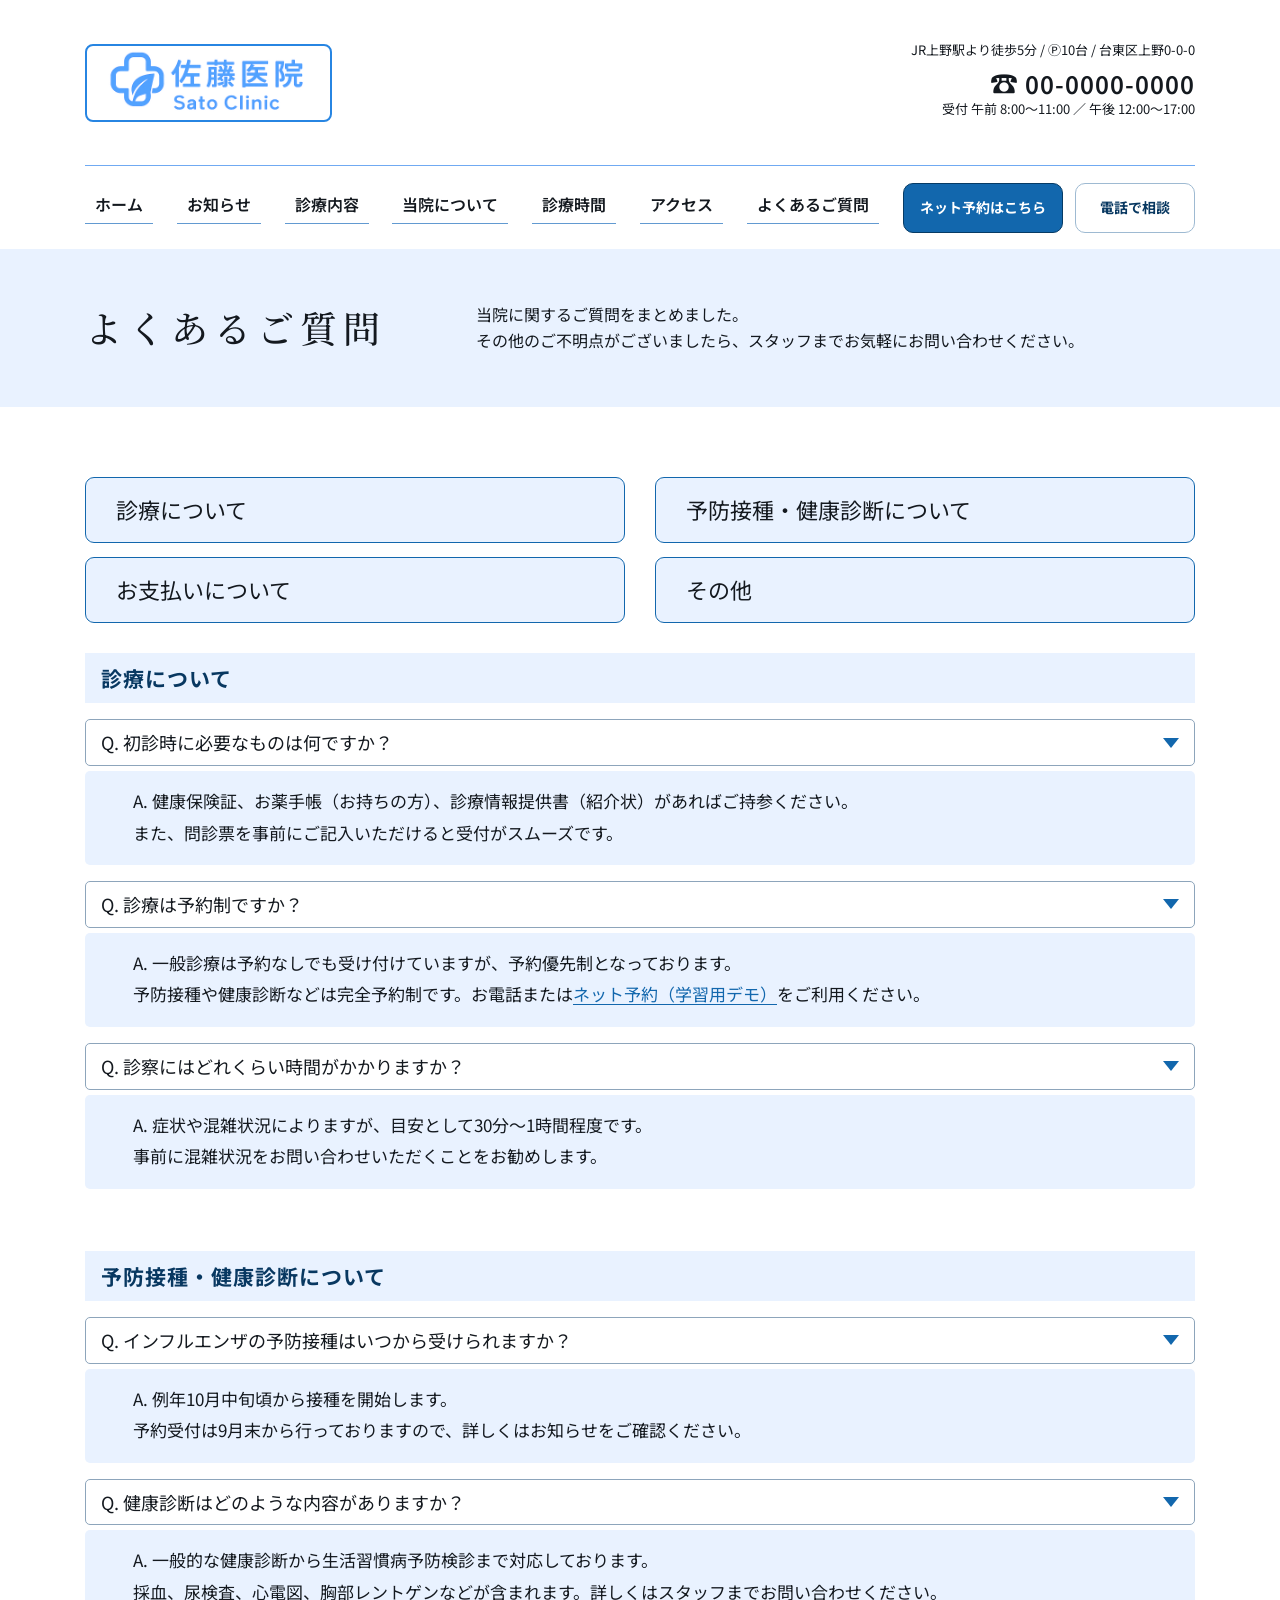
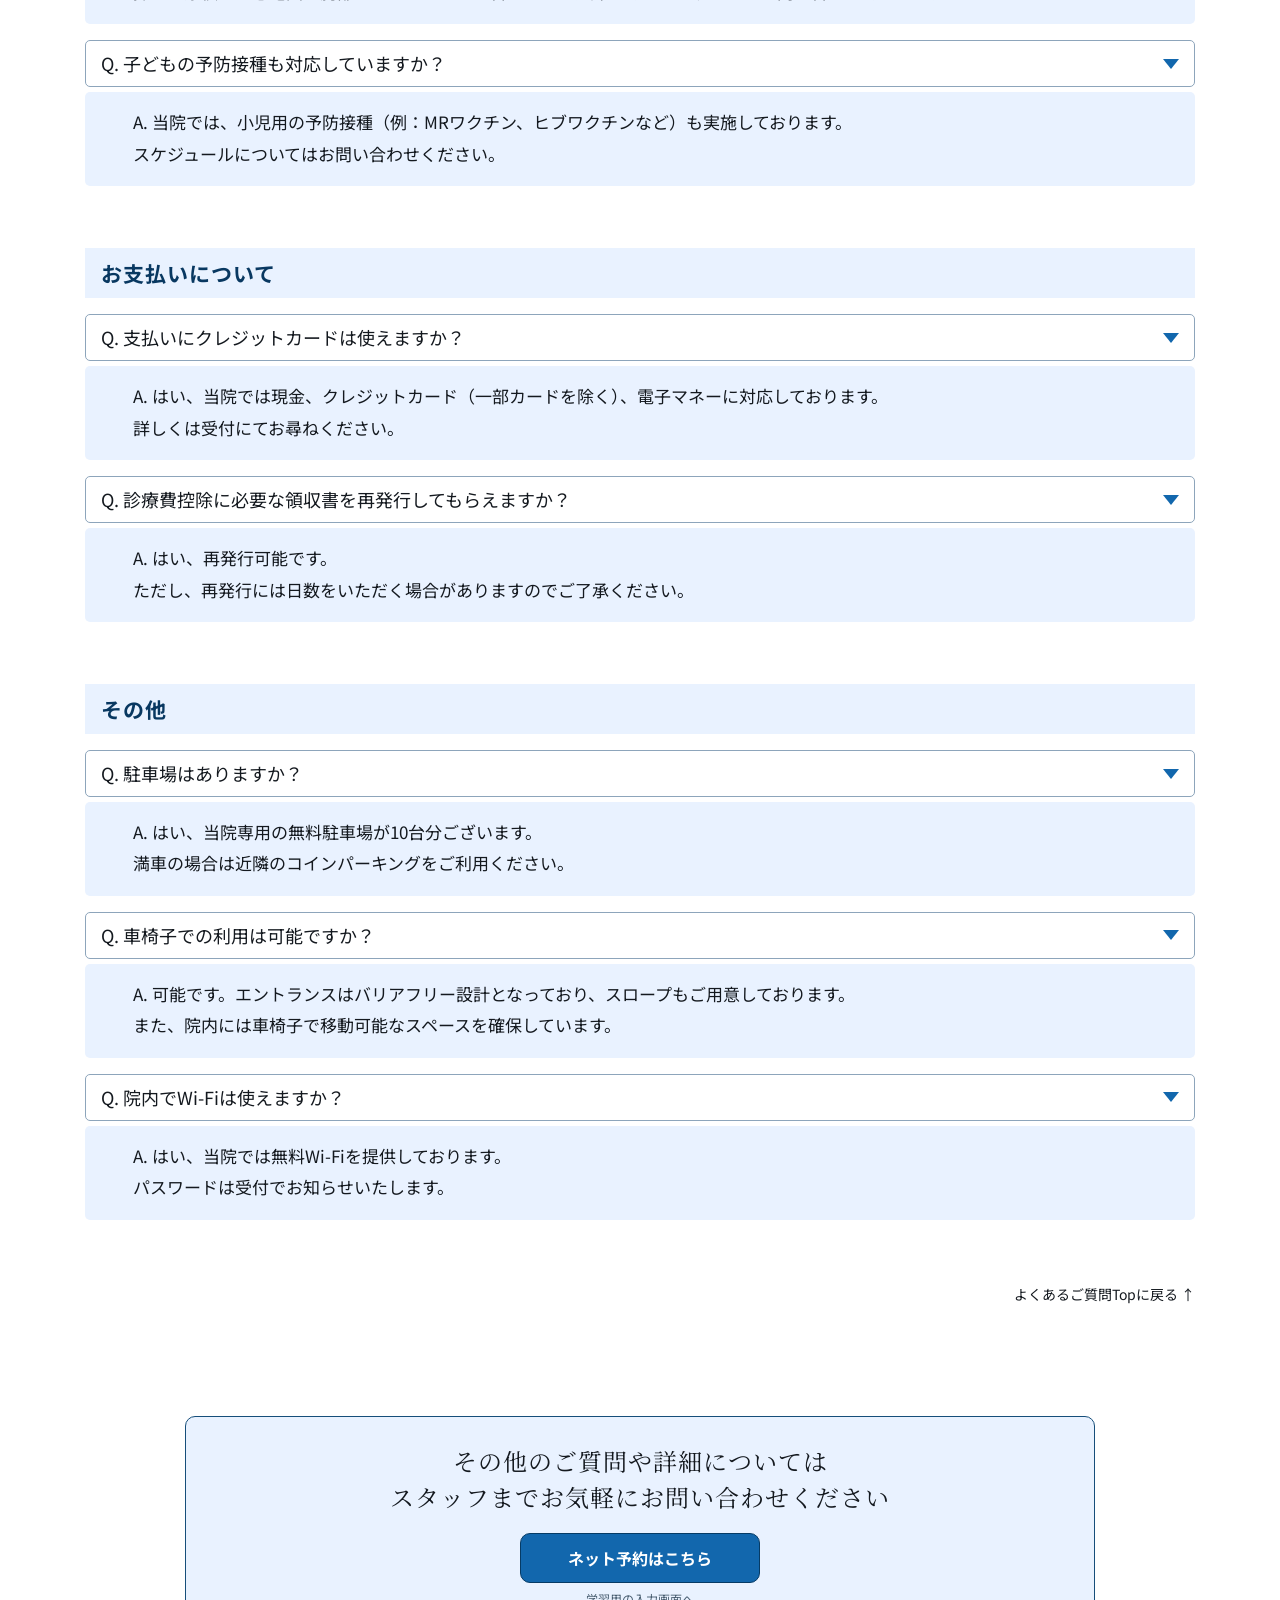
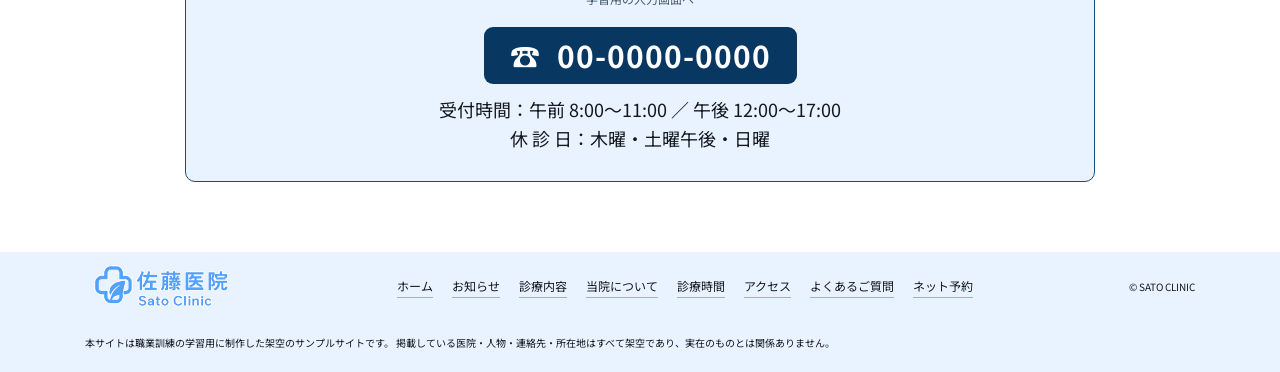
<file: faq.html>
<!doctype html>
<html lang="ja"><head><meta name="robots" content="noindex, nofollow"><meta charset="UTF-8"><meta name="viewport" content="width=device-width, initial-scale=1.0"><meta name="description" content="東京都台東区上野の佐藤医院。地域に根ざした医療を提供します。"><title>よくあるご質問 | 佐藤医院</title>
<link rel="preconnect" href="https://fonts.googleapis.com"><link rel="preconnect" href="https://fonts.gstatic.com" crossorigin>
<link href="https://fonts.googleapis.com/css2?family=Noto+Sans+JP:wght@400;500;600;700&family=Noto+Serif+JP:wght@400;500;600;700&display=swap" rel="stylesheet"><link rel="stylesheet" href="./css/style.css"></head>
<body><a class="skip-link" href="#main">本文へ移動</a><header class="site-header" id="top"><div class="container header-main">
 <a href="index.html" class="site-logo"><img src="./img/Logo/logo.png" alt="佐藤医院 Sato Clinic"></a>
 <div class="header-contact"><p>JR<span class="text-word">上野駅</span>より<span class="text-word">徒歩5分</span> / Ⓟ10台 / <span class="text-word">台東区</span>上野0-0-0</p><a class="header-phone" href="tel:0000000000"><span aria-hidden="true">☎</span> 00-0000-0000</a><p>受付 午前 8:00〜11:00 ／ 午後 12:00〜17:00</p></div></div>
 <nav class="container primary-nav" aria-label="メインナビゲーション"><div class="nav-links"><a href="index.html" >ホーム</a><a href="news.html" >お知らせ</a><a href="services.html" >診療内容</a><a href="about.html" >当院について</a><a href="hours.html#hours" ><span class="text-word">診療時間</span></a><a href="hours.html#access" >アクセス</a><a href="faq.html" aria-current="page">よくあるご質問</a></div><div class="nav-actions"><a class="button booking-nav" href="reservation.html">ネット予約はこちら</a><a class="button button-nav button-outline" href="tel:0000000000">電話で相談</a></div></nav></header><main id="main"><section class="page-band"><div class="container band-inner"><h1>よくあるご質問</h1><p>当院に関するご質問をまとめ<span class="mobile-text-tail">ました。</span><br>その他のご不明点がございましたら、<span class="text-word">スタッフ</span>までお気軽に<span class="text-word">お問い合わせ</span><span class="mobile-text-tail">ください。</span></p></div></section><div class="container faq-index"><nav class="jump-grid" aria-label="よくあるご質問の分類"><a href="#treatment">診療について</a><a href="#vaccine"><span class="text-word">予防接種</span>・<span class="text-word">健康診断</span>について</a><a href="#payment">お支払いについて</a><a href="#others">その他</a></nav></div><div class="container faq-body"><section class="faq-group" id="treatment"><h2>診療について</h2><details class="faq-item" open><summary><span>Q. 初診時に必要なものは何<span class="mobile-text-tail">ですか？</span></span></summary><div class="faq-answer">A. <span class="text-word">健康保険証</span>、<span class="text-word">お薬手帳</span>（お持ちの方）、診療情報提供書（<span class="text-word">紹介状</span>）があれば<span class="text-word">ご持参</span><span class="mobile-text-tail">ください。</span><br>また、<span class="text-word">問診票</span>を事前に<span class="text-word">ご記入</span>いただけると受付が<span class="mobile-text-tail">スムーズです。</span></div></details><details class="faq-item" open><summary><span>Q. 診療は予約制<span class="mobile-text-tail">ですか？</span></span></summary><div class="faq-answer">A. 一般診療は予約なしでも受け付けていますが、予約優先制となって<span class="mobile-text-tail">おります。</span><br><span class="text-word">予防接種</span>や<span class="text-word">健康診断</span>などは完全予約<span class="mobile-text-tail">制です。</span>お電話または<a class="inline-link" href="reservation.html">ネット予約（学習用デモ）</a>を<span class="text-word">ご利用</span><span class="mobile-text-tail">ください。</span></div></details><details class="faq-item" open><summary><span>Q. 診察にはどれくらい時間がかかり<span class="mobile-text-tail">ますか？</span></span></summary><div class="faq-answer">A. 症状や混雑状況によりますが、目安として30分〜1時間<span class="mobile-text-tail">程度です。</span><br>事前に混雑状況を<span class="text-word">お問い合わせ</span>いただくことをお勧め<span class="mobile-text-tail">します。</span></div></details></section><section class="faq-group" id="vaccine"><h2><span class="text-word">予防接種</span>・<span class="text-word">健康診断</span>について</h2><details class="faq-item" open><summary><span>Q. <span class="text-word">インフルエンザ</span>の<span class="text-word">予防接種</span>はいつから受けられ<span class="mobile-text-tail">ますか？</span></span></summary><div class="faq-answer">A. 例年10月中旬頃から接種を開始<span class="mobile-text-tail">します。</span><br>予約受付は9月末から行っておりますので、詳しくはお知らせを<span class="text-word">ご確認</span><span class="mobile-text-tail">ください。</span></div></details><details class="faq-item" open><summary><span>Q. <span class="text-word">健康診断</span>はどのような内容が<span class="mobile-text-tail">ありますか？</span></span></summary><div class="faq-answer">A. 一般的な<span class="text-word">健康診断</span>から<span class="text-word">生活習慣病</span>予防検診まで対応して<span class="mobile-text-tail">おります。</span><br>採血、<span class="text-word">尿検査</span>、<span class="text-word">心電図</span>、胸部<span class="text-word">レントゲン</span>などが含<span class="mobile-text-tail">まれます。</span>詳しくは<span class="text-word">スタッフ</span>まで<span class="text-word">お問い合わせ</span><span class="mobile-text-tail">ください。</span></div></details><details class="faq-item" open><summary><span>Q. 子どもの<span class="text-word">予防接種</span>も対応してい<span class="mobile-text-tail">ますか？</span></span></summary><div class="faq-answer">A. 当院では、小児用の<span class="text-word">予防接種</span>（例：MRワクチン、ヒブワクチンなど）も実施して<span class="mobile-text-tail">おります。</span><br><span class="text-word">スケジュール</span>については<span class="text-word">お問い合わせ</span><span class="mobile-text-tail">ください。</span></div></details></section><section class="faq-group" id="payment"><h2>お支払いについて</h2><details class="faq-item" open><summary><span>Q. 支払いに<span class="text-word">クレジットカード</span>は使え<span class="mobile-text-tail">ますか？</span></span></summary><div class="faq-answer">A. はい、当院では現金、<span class="text-word">クレジットカード</span>（一部カードを除く）、<span class="text-word">電子マネー</span>に対応して<span class="mobile-text-tail">おります。</span><br>詳しくは受付にてお尋ね<span class="mobile-text-tail">ください。</span></div></details><details class="faq-item" open><summary><span>Q. 診療費控除に必要な領収書を再発行してもらえ<span class="mobile-text-tail">ますか？</span></span></summary><div class="faq-answer">A. はい、再発行<span class="mobile-text-tail">可能です。</span><br>ただし、再発行には日数をいただく場合がありますのでご了承<span class="mobile-text-tail">ください。</span></div></details></section><section class="faq-group" id="others"><h2>その他</h2><details class="faq-item" open><summary><span>Q. <span class="text-word">駐車場</span>は<span class="mobile-text-tail">ありますか？</span></span></summary><div class="faq-answer">A. はい、当院専用の<span class="text-word">無料駐車場</span>が10台分ござ<span class="mobile-text-tail">います。</span><br>満車の場合は近隣の<span class="text-word">コインパーキング</span>を<span class="text-word">ご利用</span><span class="mobile-text-tail">ください。</span></div></details><details class="faq-item" open><summary><span>Q. 車椅子での利用は可能<span class="mobile-text-tail">ですか？</span></span></summary><div class="faq-answer">A. <span class="mobile-text-tail">可能です。</span><span class="text-word">エントランス</span>は<span class="text-word">バリアフリー</span>設計となっており、スロープもご用意して<span class="mobile-text-tail">おります。</span><br>また、院内には車椅子で移動可能なスペースを確保し<span class="mobile-text-tail">ています。</span></div></details><details class="faq-item" open><summary><span>Q. 院内でWi-Fiは使え<span class="mobile-text-tail">ますか？</span></span></summary><div class="faq-answer">A. はい、当院では無料Wi-Fiを提供して<span class="mobile-text-tail">おります。</span><br>パスワードは受付でお知らせいた<span class="mobile-text-tail">します。</span></div></details></section><p class="back-top"><a href="#top">よくあるご質問Topに戻る ↑</a></p></div><div class="container page-cta"><aside class="contact-box faq-cta"><h2>その他のご質問や詳細については<br><span class="faq-cta-message"><span class="text-word">スタッフ</span>までお気軽に<span class="text-word">お問い合わせ</span>ください</span></h2><div class="contact-booking"><a class="button" href="reservation.html">ネット予約はこちら</a><span>学習用の入力画面へ</span></div><a class="contact-tel" href="tel:0000000000">☎ &nbsp;00-0000-0000</a><p><span class="text-word">受付時間</span>：午前 8:00〜11:00 ／ 午後 12:00〜17:00<br>休 診 日：木曜・土曜午後・日曜</p></aside></div></main><footer class="site-footer"><div class="container footer-inner"><a href="index.html" class="footer-logo"><img src="./img/Logo/logo.png" alt="佐藤医院"></a><nav aria-label="フッターナビゲーション"><a href="index.html">ホーム</a><a href="news.html">お知らせ</a><a href="services.html">診療内容</a><a href="about.html">当院について</a><a href="hours.html#hours"><span class="text-word">診療時間</span></a><a href="hours.html#access">アクセス</a><a href="faq.html">よくあるご質問</a><a href="reservation.html">ネット予約</a></nav><small>© SATO CLINIC</small></div>
<p class="container site-disclaimer">本サイトは職業訓練の学習用に制作した架空のサンプル<span class="mobile-text-tail">サイトです。</span>
掲載している医院・人物・連絡先・所在地はすべて架空であり、実在のものとは関係<span class="mobile-text-tail">ありません。</span></p>
</footer></body></html>
</file>
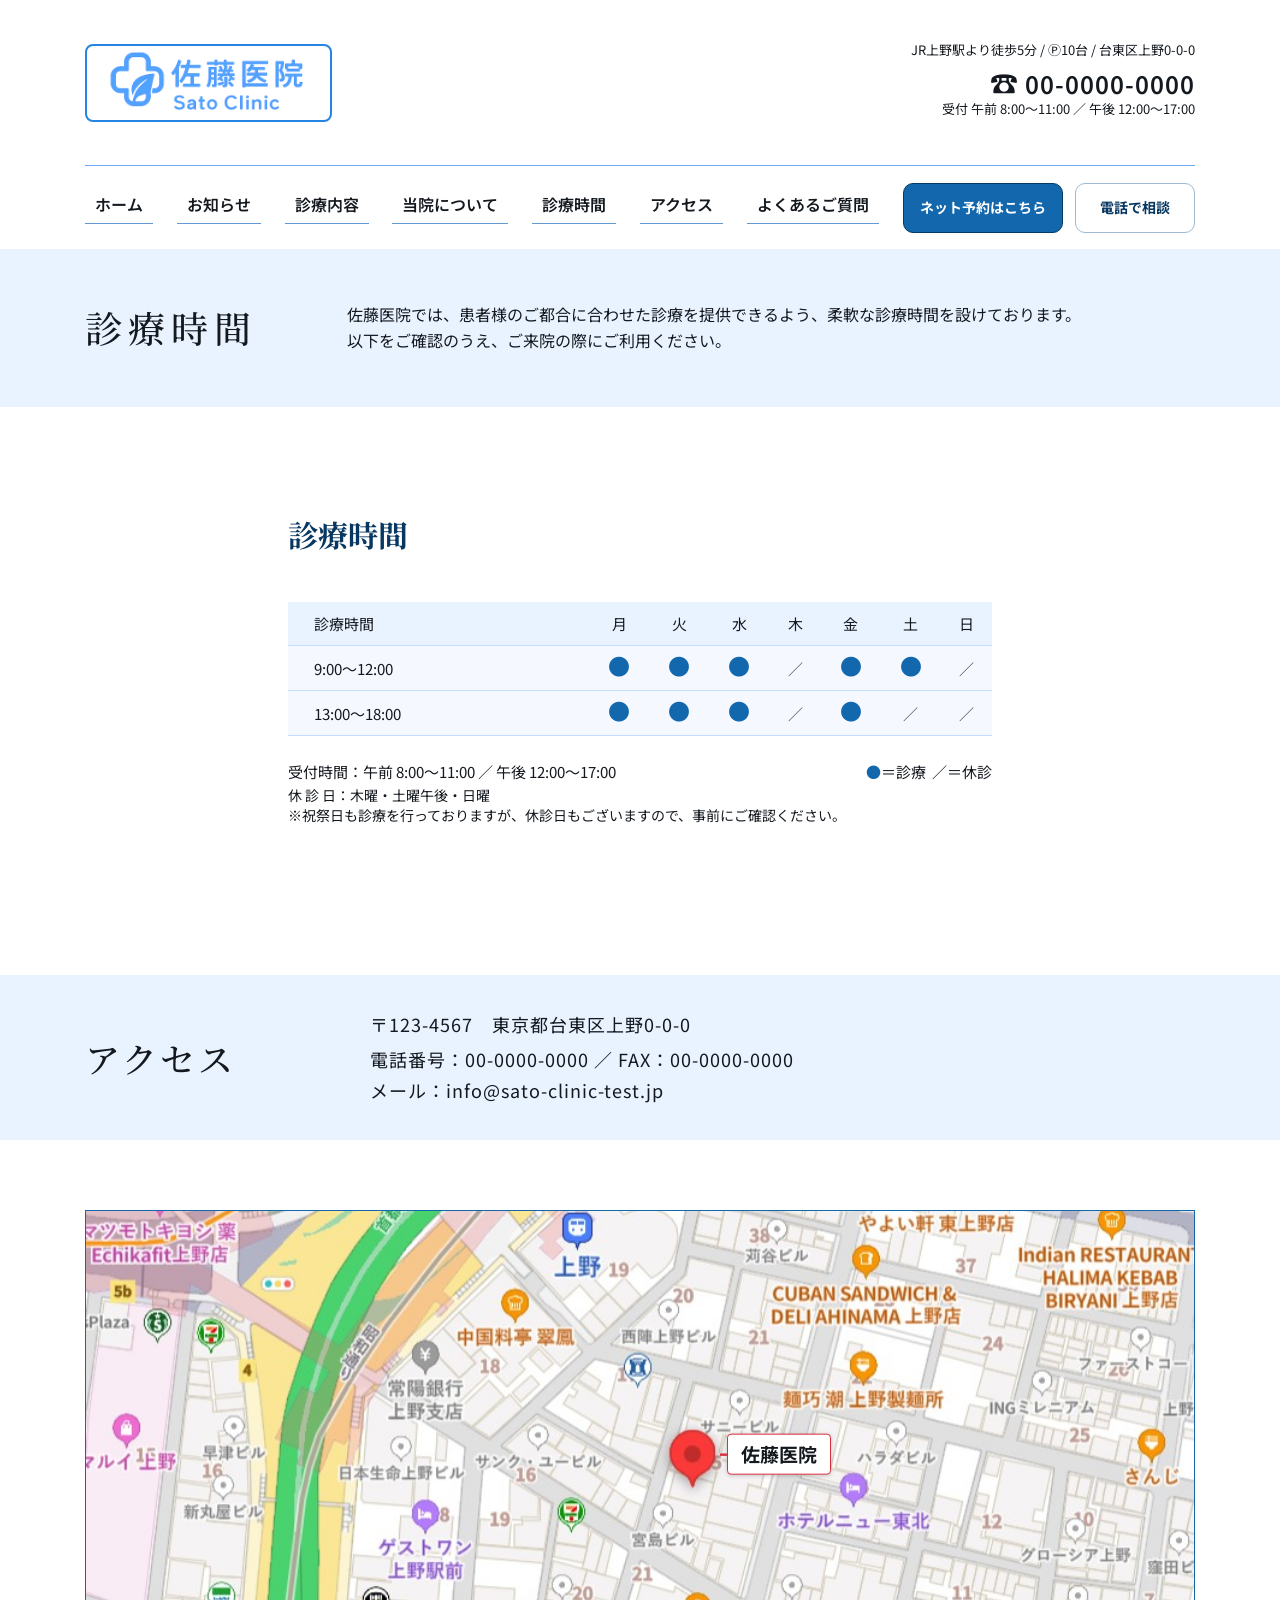
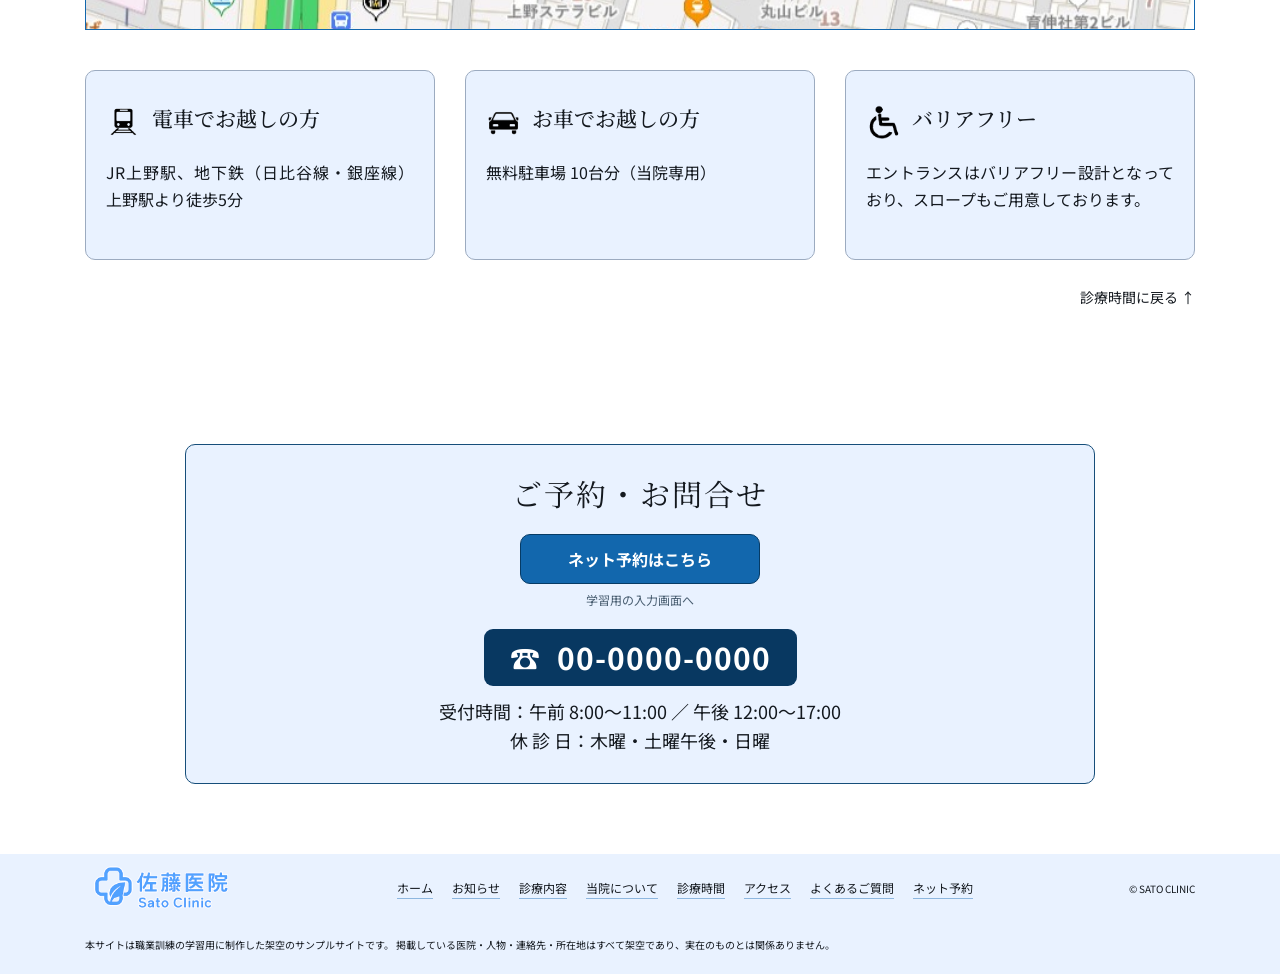
<file: hours.html>
<!doctype html>
<html lang="ja"><head><meta name="robots" content="noindex, nofollow"><meta charset="UTF-8"><meta name="viewport" content="width=device-width, initial-scale=1.0"><meta name="description" content="東京都台東区上野の佐藤医院。地域に根ざした医療を提供します。"><title>診療時間・アクセス | 佐藤医院</title>
<link rel="preconnect" href="https://fonts.googleapis.com"><link rel="preconnect" href="https://fonts.gstatic.com" crossorigin>
<link href="https://fonts.googleapis.com/css2?family=Noto+Sans+JP:wght@400;500;600;700&family=Noto+Serif+JP:wght@400;500;600;700&display=swap" rel="stylesheet"><link rel="stylesheet" href="./css/style.css"></head>
<body><a class="skip-link" href="#main">本文へ移動</a><header class="site-header" id="top"><div class="container header-main">
 <a href="index.html" class="site-logo"><img src="./img/Logo/logo.png" alt="佐藤医院 Sato Clinic"></a>
 <div class="header-contact"><p>JR<span class="text-word">上野駅</span>より<span class="text-word">徒歩5分</span> / Ⓟ10台 / <span class="text-word">台東区</span>上野0-0-0</p><a class="header-phone" href="tel:0000000000"><span aria-hidden="true">☎</span> 00-0000-0000</a><p>受付 午前 8:00〜11:00 ／ 午後 12:00〜17:00</p></div></div>
 <nav class="container primary-nav" aria-label="メインナビゲーション"><div class="nav-links"><a href="index.html" >ホーム</a><a href="news.html" >お知らせ</a><a href="services.html" >診療内容</a><a href="about.html" >当院について</a><a href="hours.html#hours" aria-current="page"><span class="text-word">診療時間</span></a><a href="hours.html#access" >アクセス</a><a href="faq.html" >よくあるご質問</a></div><div class="nav-actions"><a class="button booking-nav" href="reservation.html">ネット予約はこちら</a><a class="button button-nav button-outline" href="tel:0000000000">電話で相談</a></div></nav></header><main id="main"><section class="page-band"><div class="container band-inner"><h1><span class="text-word">診療時間</span></h1><p><span class="text-word">佐藤医院</span>では、<span class="text-word">患者様</span>のご都合に合わせた診療を提供できるよう、柔軟な<span class="text-word">診療時間</span>を設けて<span class="mobile-text-tail">おります。</span><br>以下を<span class="text-word">ご確認</span>のうえ、<span class="text-word">ご来院</span>の際に<span class="text-word">ご利用</span><span class="mobile-text-tail">ください。</span></p></div></section><section class="standalone-hours" id="hours"><h2 class="section-heading"><span class="text-word">診療時間</span></h2><div class="hours-table"><table><thead><tr><th scope="col"><span class="text-word">診療時間</span></th><th scope="col">月</th><th scope="col">火</th><th scope="col">水</th><th scope="col">木</th><th scope="col">金</th><th scope="col">土</th><th scope="col">日</th></tr></thead><tbody><tr><th scope="row">9:00〜12:00</th><td><span class="open-mark" aria-label="診療">●</span></td><td><span class="open-mark" aria-label="診療">●</span></td><td><span class="open-mark" aria-label="診療">●</span></td><td class="off">／</td><td><span class="open-mark" aria-label="診療">●</span></td><td><span class="open-mark" aria-label="診療">●</span></td><td class="off">／</td></tr><tr><th scope="row">13:00〜18:00</th><td><span class="open-mark" aria-label="診療">●</span></td><td><span class="open-mark" aria-label="診療">●</span></td><td><span class="open-mark" aria-label="診療">●</span></td><td class="off">／</td><td><span class="open-mark" aria-label="診療">●</span></td><td class="off">／</td><td class="off">／</td></tr></tbody></table>
 <div class="hours-info"><span><span class="text-word">受付時間</span>：午前 8:00〜11:00 ／ 午後 12:00〜17:00</span><span><b class="open-mark">●</b>＝診療&nbsp; ／＝休診</span></div>
 <p>休 診 日：木曜・土曜午後・日曜<br>※祝祭日も診療を行っておりますが、<span class="text-word">休診日</span>もございますので、事前に<span class="text-word">ご確認</span><span class="mobile-text-tail">ください。</span></p></div></section><section class="access-heading"><div class="container access-band-content"><h2>アクセス</h2><div><p>〒123-4567　東京都<span class="text-word">台東区</span>上野0-0-0</p><p>電話番号：00-0000-0000 ／ FAX：00-0000-0000<br>メール：info@sato-clinic-test.jp</p></div></div></section><section class="container access-content" id="access"><a href="#access" class="map-frame access-map"><img src="./img/map.jpg" alt="佐藤医院の地図" loading="lazy"><span><span class="text-word">佐藤医院</span></span></a><div class="access-methods"><article><h3><img class="access-train-icon" src="./img/電車.png" alt=""> 電車でお越しの方</h3><p class="access-train-description"><span class="access-train-route">JR<span class="text-word">上野駅</span>、地下鉄（<span class="text-word">日比谷線</span>・<span class="text-word">銀座線</span>）</span><span class="text-word">上野駅</span>より<span class="text-word">徒歩5分</span></p></article><article><h3><img class="access-car-icon" src="./img/車.png" alt=""> お車でお越しの方</h3><p class="access-parking-description"><span class="text-word">無料駐車場</span> 10台分（当院専用）</p></article><article><h3><img class="access-wheelchair-icon" src="./img/くるまイス記号-透明.png" alt=""> <span class="text-word">バリアフリー</span></h3><p><span class="text-word">エントランス</span>は<span class="text-word">バリアフリー</span>設計となっており、スロープもご用意して<span class="mobile-text-tail">おります。</span></p></article></div><p class="back-top"><a href="#hours"><span class="text-word">診療時間</span>に戻る ↑</a></p></section><div class="container page-cta"><aside class="contact-box" aria-label="ご予約・お問い合わせ"><h2><span class="text-word">ご予約</span>・<span class="text-word">お問合せ</span></h2><div class="contact-booking"><a class="button" href="reservation.html">ネット予約はこちら</a><span>学習用の入力画面へ</span></div><a class="contact-tel" href="tel:0000000000">☎ &nbsp;00-0000-0000</a>
 <p><span class="text-word">受付時間</span>：午前 8:00〜11:00 ／ 午後 12:00〜17:00<br>休 診 日：木曜・土曜午後・日曜</p></aside></div></main><footer class="site-footer"><div class="container footer-inner"><a href="index.html" class="footer-logo"><img src="./img/Logo/logo.png" alt="佐藤医院"></a><nav aria-label="フッターナビゲーション"><a href="index.html">ホーム</a><a href="news.html">お知らせ</a><a href="services.html">診療内容</a><a href="about.html">当院について</a><a href="hours.html#hours"><span class="text-word">診療時間</span></a><a href="hours.html#access">アクセス</a><a href="faq.html">よくあるご質問</a><a href="reservation.html">ネット予約</a></nav><small>© SATO CLINIC</small></div>
<p class="container site-disclaimer">本サイトは職業訓練の学習用に制作した架空のサンプル<span class="mobile-text-tail">サイトです。</span>
掲載している医院・人物・連絡先・所在地はすべて架空であり、実在のものとは関係<span class="mobile-text-tail">ありません。</span></p>
</footer></body></html>
</file>
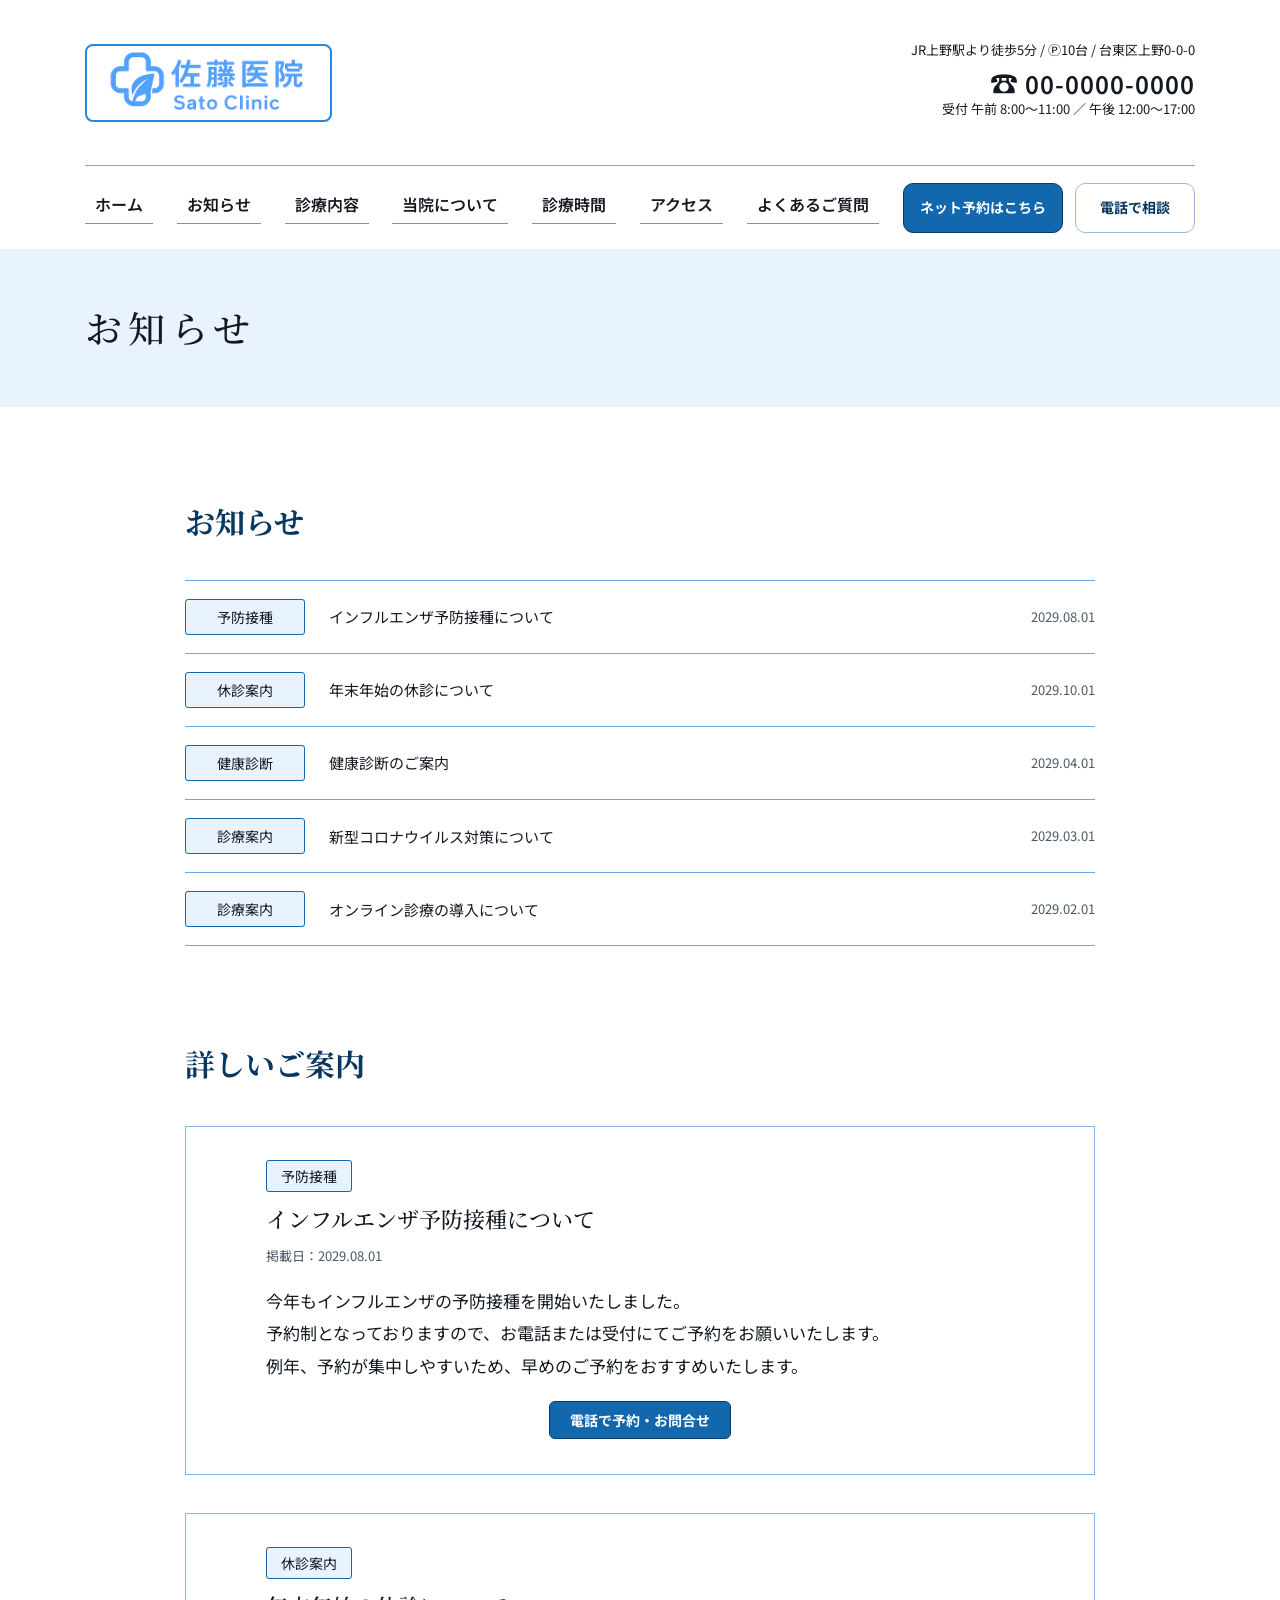
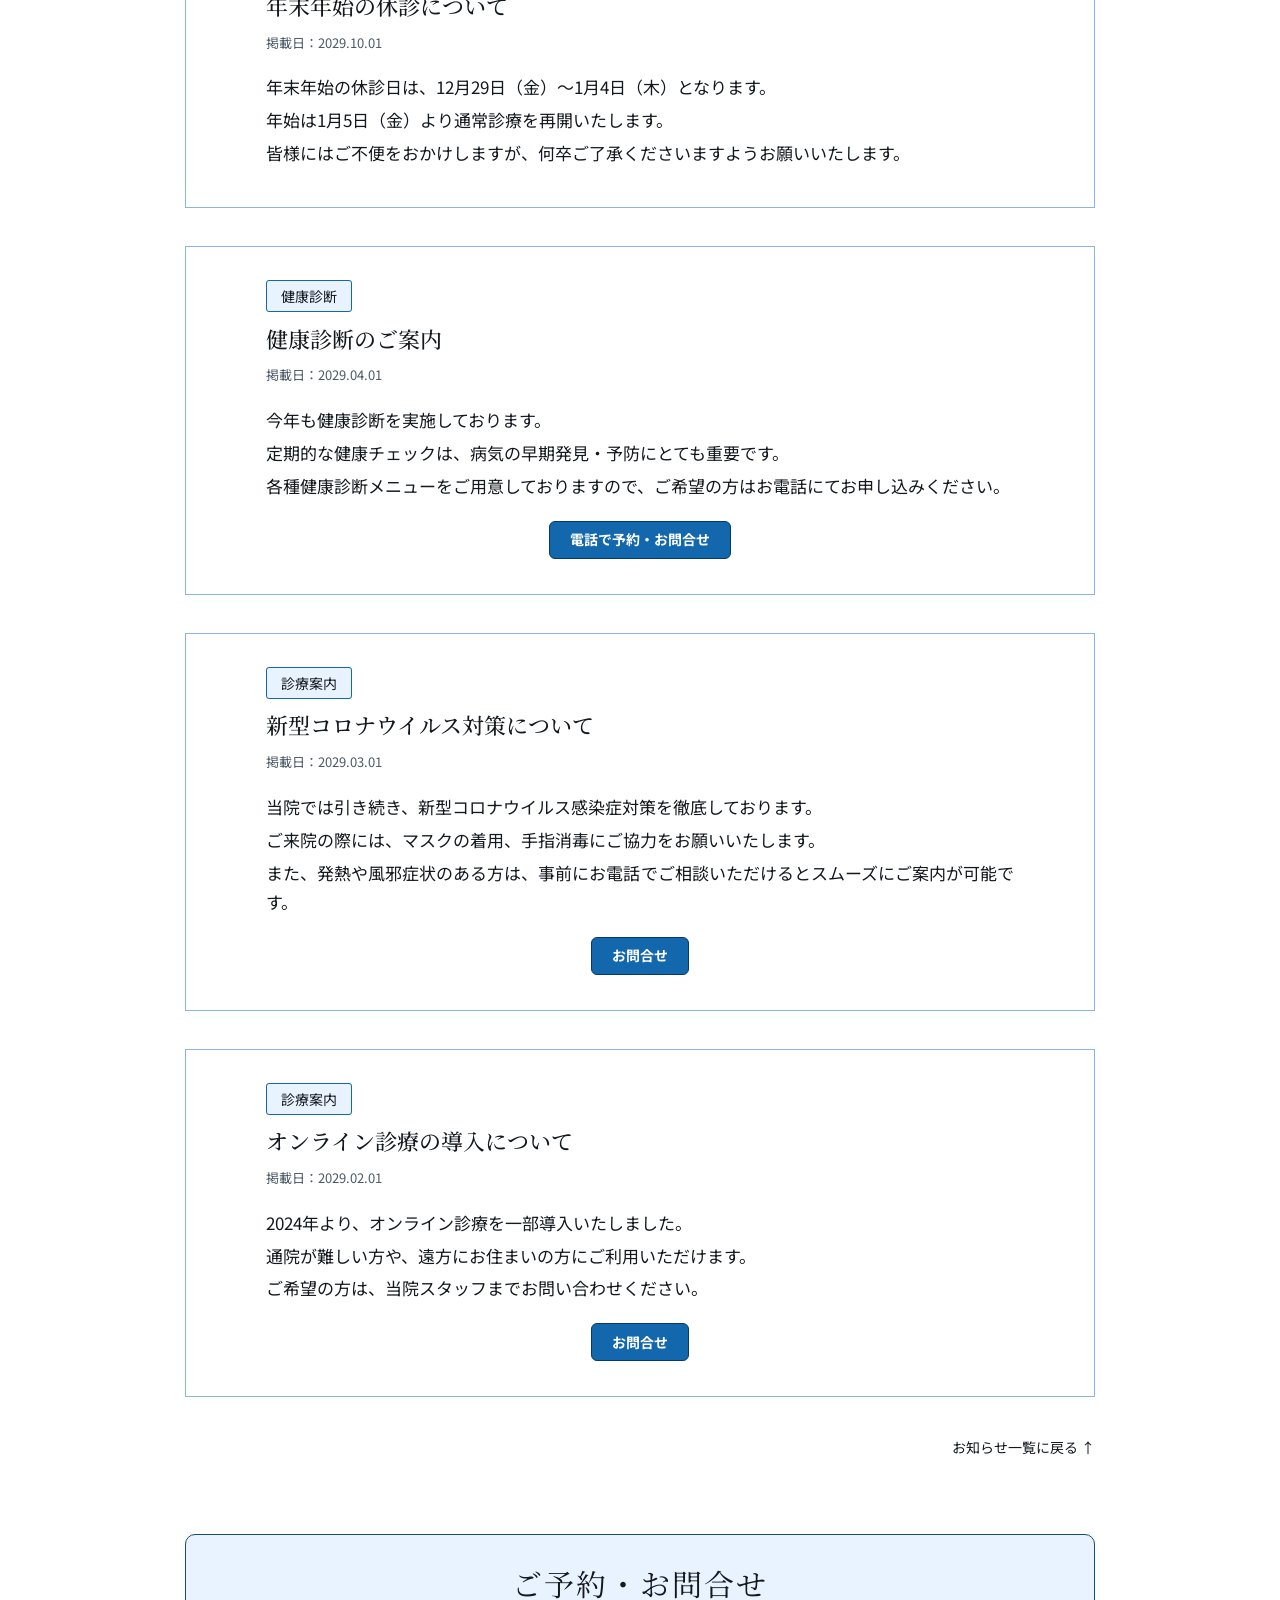
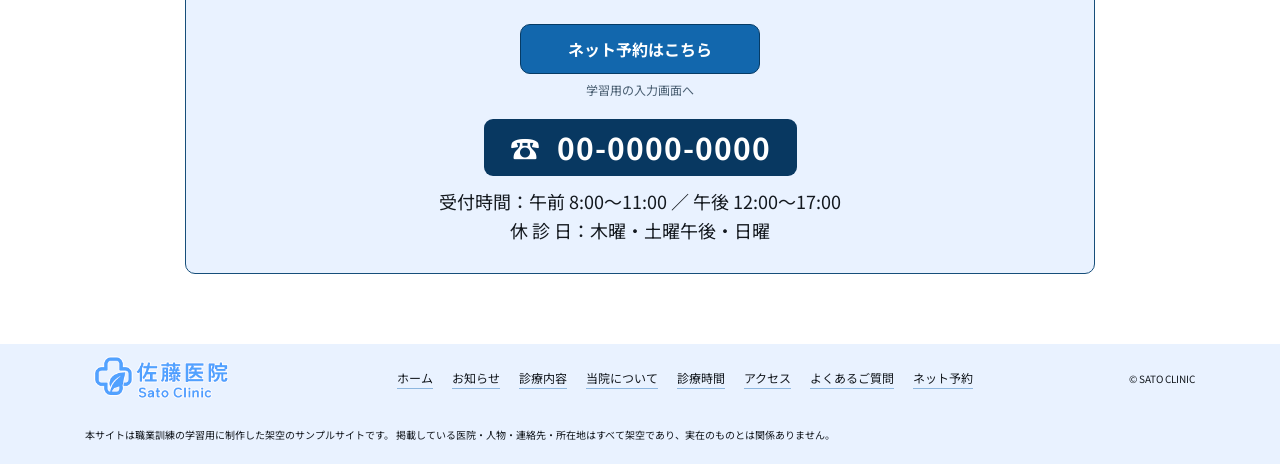
<file: news.html>
<!doctype html>
<html lang="ja"><head><meta name="robots" content="noindex, nofollow"><meta charset="UTF-8"><meta name="viewport" content="width=device-width, initial-scale=1.0"><meta name="description" content="東京都台東区上野の佐藤医院。地域に根ざした医療を提供します。"><title>お知らせ | 佐藤医院</title>
<link rel="preconnect" href="https://fonts.googleapis.com"><link rel="preconnect" href="https://fonts.gstatic.com" crossorigin>
<link href="https://fonts.googleapis.com/css2?family=Noto+Sans+JP:wght@400;500;600;700&family=Noto+Serif+JP:wght@400;500;600;700&display=swap" rel="stylesheet"><link rel="stylesheet" href="./css/style.css"></head>
<body><a class="skip-link" href="#main">本文へ移動</a><header class="site-header" id="top"><div class="container header-main">
 <a href="index.html" class="site-logo"><img src="./img/Logo/logo.png" alt="佐藤医院 Sato Clinic"></a>
 <div class="header-contact"><p>JR<span class="text-word">上野駅</span>より<span class="text-word">徒歩5分</span> / Ⓟ10台 / <span class="text-word">台東区</span>上野0-0-0</p><a class="header-phone" href="tel:0000000000"><span aria-hidden="true">☎</span> 00-0000-0000</a><p>受付 午前 8:00〜11:00 ／ 午後 12:00〜17:00</p></div></div>
 <nav class="container primary-nav" aria-label="メインナビゲーション"><div class="nav-links"><a href="index.html" >ホーム</a><a href="news.html" aria-current="page">お知らせ</a><a href="services.html" >診療内容</a><a href="about.html" >当院について</a><a href="hours.html#hours" ><span class="text-word">診療時間</span></a><a href="hours.html#access" >アクセス</a><a href="faq.html" >よくあるご質問</a></div><div class="nav-actions"><a class="button booking-nav" href="reservation.html">ネット予約はこちら</a><a class="button button-nav button-outline" href="tel:0000000000">電話で相談</a></div></nav></header><main id="main"><section class="page-band"><div class="container band-inner"><h1>お知らせ</h1></div></section><section class="narrow-page news-page"><h2 class="section-heading">お知らせ</h2><ul class="news-list"><li><span class="news-cat"><span class="text-word">予防接種</span></span><a href="#flu"><span class="text-word">インフルエンザ</span><span class="text-word">予防接種</span>について</a><time class="news-date" datetime="2029-08-01">2029.08.01</time></li><li><span class="news-cat">休診案内</span><a href="#holiday">年末年始の休診について</a><time class="news-date" datetime="2029-10-01">2029.10.01</time></li><li><span class="news-cat"><span class="text-word">健康診断</span></span><a href="#checkup"><span class="text-word">健康診断</span>のご案内</a><time class="news-date" datetime="2029-04-01">2029.04.01</time></li><li><span class="news-cat">診療案内</span><a href="#covid"><span class="text-word">新型コロナウイルス</span>対策について</a><time class="news-date" datetime="2029-03-01">2029.03.01</time></li><li><span class="news-cat">診療案内</span><a href="#online"><span class="text-word">オンライン</span>診療の導入について</a><time class="news-date" datetime="2029-02-01">2029.02.01</time></li></ul><h2 class="section-heading news-detail-title">詳しいご案内</h2><article class="news-detail-card" id="flu"><span class="news-cat"><span class="text-word">予防接種</span></span><h3><span class="text-word">インフルエンザ</span><span class="text-word">予防接種</span>について</h3><p class="news-published">掲載日：<time datetime="2029-08-01">2029.08.01</time></p><p>今年も<span class="text-word">インフルエンザ</span>の<span class="text-word">予防接種</span>を開始いた<span class="mobile-text-tail">しました。</span></p><p>予約制となっておりますので、お電話または受付にて<span class="text-word">ご予約</span>をお願いいた<span class="mobile-text-tail">します。</span></p><p>例年、予約が集中しやすいため、早めの<span class="text-word">ご予約</span>をおすすめいた<span class="mobile-text-tail">します。</span></p><a class="button button-small" href="tel:0000000000">電話で予約・<span class="text-word">お問合せ</span></a></article><article class="news-detail-card" id="holiday"><span class="news-cat">休診案内</span><h3>年末年始の休診について</h3><p class="news-published">掲載日：<time datetime="2029-10-01">2029.10.01</time></p><p>年末年始の<span class="text-word">休診日</span>は、12月29日（金）〜1月4日（木）<span class="mobile-text-tail">となります。</span></p><p>年始は1月5日（金）より通常診療を再開いた<span class="mobile-text-tail">します。</span></p><p><span class="text-word">皆様</span>にはご不便をおかけしますが、何卒ご了承くださいますようお願いいた<span class="mobile-text-tail">します。</span></p></article><article class="news-detail-card" id="checkup"><span class="news-cat"><span class="text-word">健康診断</span></span><h3><span class="text-word">健康診断</span>のご案内</h3><p class="news-published">掲載日：<time datetime="2029-04-01">2029.04.01</time></p><p>今年も<span class="text-word">健康診断</span>を実施して<span class="mobile-text-tail">おります。</span></p><p>定期的な健康チェックは、病気の<span class="text-word">早期発見</span>・予防にとても<span class="mobile-text-tail">重要です。</span></p><p>各種<span class="text-word">健康診断</span>メニューをご用意しておりますので、ご希望の方はお電話にてお申し込み<span class="mobile-text-tail">ください。</span></p><a class="button button-small" href="tel:0000000000">電話で予約・<span class="text-word">お問合せ</span></a></article><article class="news-detail-card" id="covid"><span class="news-cat">診療案内</span><h3><span class="text-word">新型コロナウイルス</span>対策について</h3><p class="news-published">掲載日：<time datetime="2029-03-01">2029.03.01</time></p><p>当院では引き続き、<span class="text-word">新型コロナウイルス</span><span class="text-word">感染症対策</span>を徹底して<span class="mobile-text-tail">おります。</span></p><p><span class="text-word">ご来院</span>の際には、マスクの着用、手指消毒にご協力をお願いいた<span class="mobile-text-tail">します。</span></p><p>また、発熱や風邪症状のある方は、事前にお電話で<span class="text-word">ご相談</span>いただけるとスムーズにご案内が<span class="mobile-text-tail">可能です。</span></p><a class="button button-small" href="tel:0000000000"><span class="text-word">お問合せ</span></a></article><article class="news-detail-card" id="online"><span class="news-cat">診療案内</span><h3><span class="text-word">オンライン</span>診療の導入について</h3><p class="news-published">掲載日：<time datetime="2029-02-01">2029.02.01</time></p><p>2024年より、<span class="text-word">オンライン</span>診療を一部導入いた<span class="mobile-text-tail">しました。</span></p><p>通院が難しい方や、遠方にお住まいの方に<span class="text-word">ご利用</span>いた<span class="mobile-text-tail">だけます。</span></p><p>ご希望の方は、当院<span class="text-word">スタッフ</span>まで<span class="text-word">お問い合わせ</span><span class="mobile-text-tail">ください。</span></p><a class="button button-small" href="tel:0000000000"><span class="text-word">お問合せ</span></a></article><p class="back-top"><a href="#top">お知らせ一覧に戻る ↑</a></p></section><div class="container page-cta"><aside class="contact-box" aria-label="ご予約・お問い合わせ"><h2><span class="text-word">ご予約</span>・<span class="text-word">お問合せ</span></h2><div class="contact-booking"><a class="button" href="reservation.html">ネット予約はこちら</a><span>学習用の入力画面へ</span></div><a class="contact-tel" href="tel:0000000000">☎ &nbsp;00-0000-0000</a>
 <p><span class="text-word">受付時間</span>：午前 8:00〜11:00 ／ 午後 12:00〜17:00<br>休 診 日：木曜・土曜午後・日曜</p></aside></div></main><footer class="site-footer"><div class="container footer-inner"><a href="index.html" class="footer-logo"><img src="./img/Logo/logo.png" alt="佐藤医院"></a><nav aria-label="フッターナビゲーション"><a href="index.html">ホーム</a><a href="news.html">お知らせ</a><a href="services.html">診療内容</a><a href="about.html">当院について</a><a href="hours.html#hours"><span class="text-word">診療時間</span></a><a href="hours.html#access">アクセス</a><a href="faq.html">よくあるご質問</a><a href="reservation.html">ネット予約</a></nav><small>© SATO CLINIC</small></div>
<p class="container site-disclaimer">本サイトは職業訓練の学習用に制作した架空のサンプル<span class="mobile-text-tail">サイトです。</span>
掲載している医院・人物・連絡先・所在地はすべて架空であり、実在のものとは関係<span class="mobile-text-tail">ありません。</span></p>
</footer></body></html>
</file>
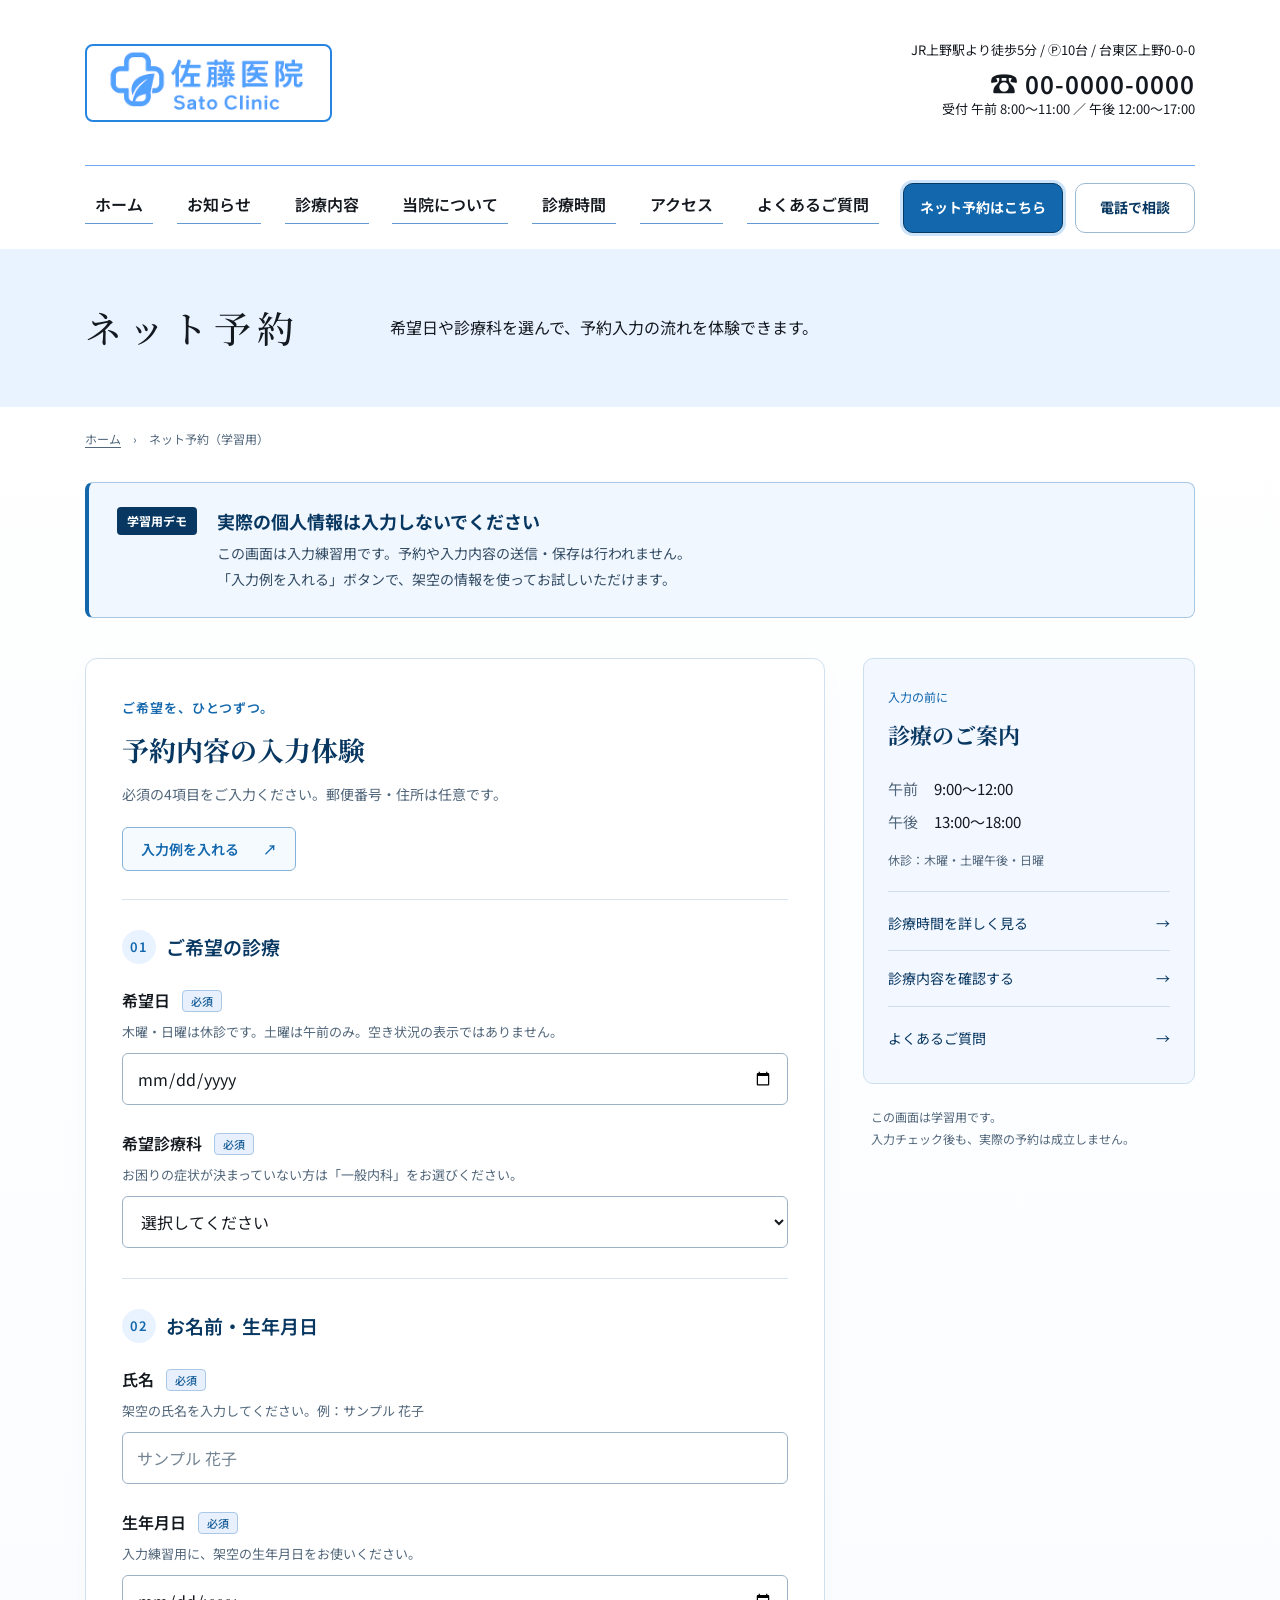
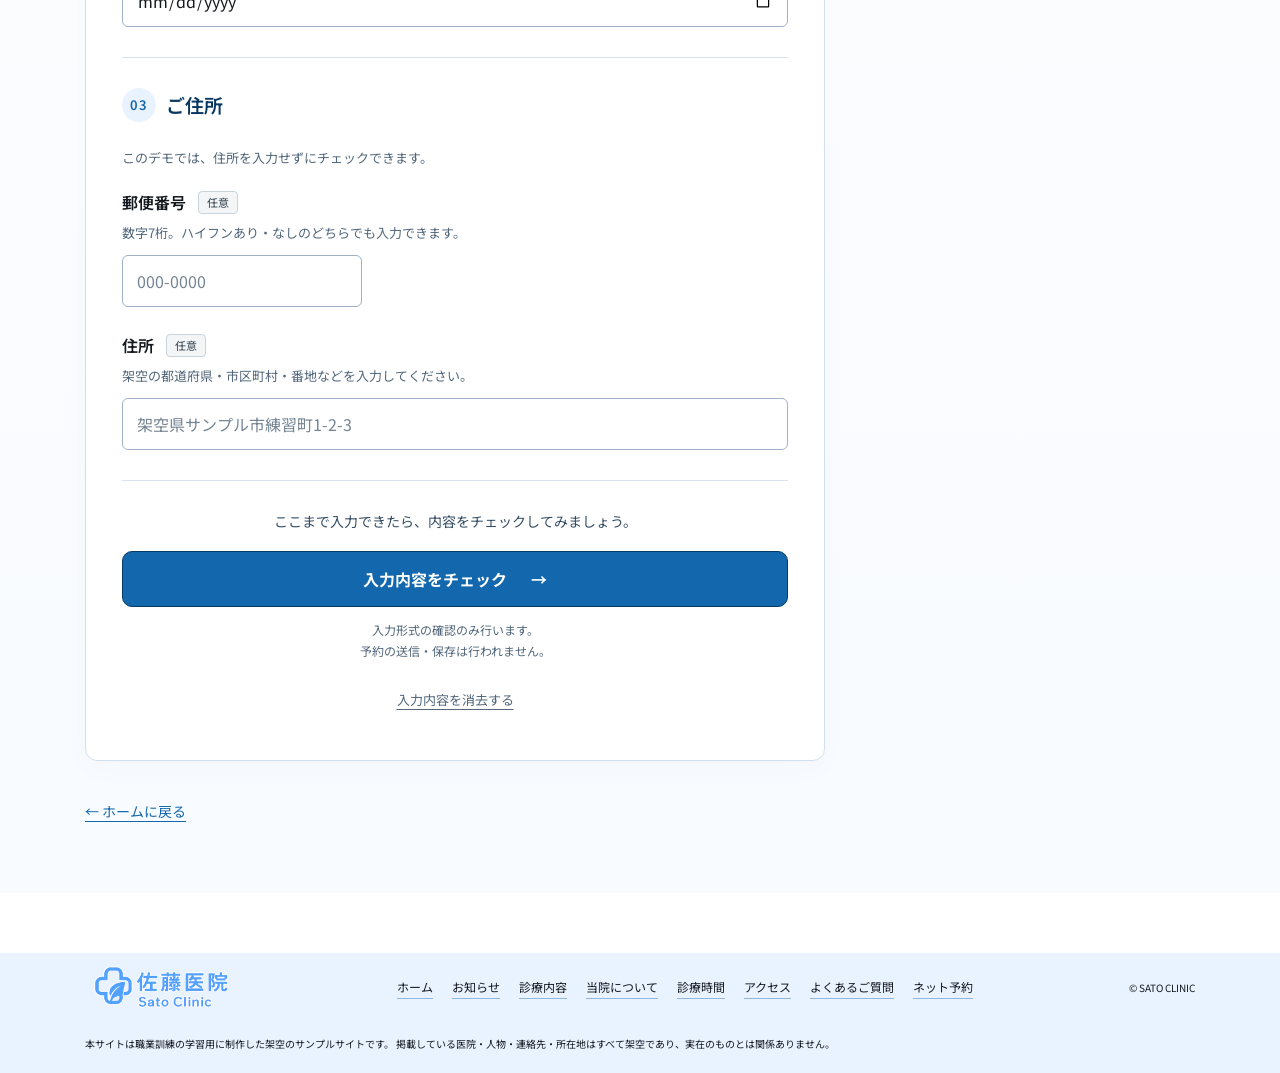
<file: reservation.html>
<!doctype html>
<html lang="ja"><head><meta name="robots" content="noindex, nofollow"><meta charset="UTF-8"><meta name="viewport" content="width=device-width, initial-scale=1.0"><meta name="description" content="佐藤医院のネット予約入力を体験する学習用デモです。入力内容の送信・保存や実際の予約は行いません。"><title>ネット予約（学習用デモ） | 佐藤医院</title>
<link rel="preconnect" href="https://fonts.googleapis.com"><link rel="preconnect" href="https://fonts.gstatic.com" crossorigin>
<link href="https://fonts.googleapis.com/css2?family=Noto+Sans+JP:wght@400;500;600;700&family=Noto+Serif+JP:wght@400;500;600;700&display=swap" rel="stylesheet"><link rel="stylesheet" href="./css/style.css"><script src="./js/reservation.js" defer></script></head>
<body><a class="skip-link" href="#main">本文へ移動</a><header class="site-header" id="top"><div class="container header-main">
 <a href="index.html" class="site-logo"><img src="./img/Logo/logo.png" alt="佐藤医院 Sato Clinic"></a>
 <div class="header-contact"><p>JR<span class="text-word">上野駅</span>より<span class="text-word">徒歩5分</span> / Ⓟ10台 / <span class="text-word">台東区</span>上野0-0-0</p><a class="header-phone" href="tel:0000000000"><span aria-hidden="true">☎</span> 00-0000-0000</a><p>受付 午前 8:00〜11:00 ／ 午後 12:00〜17:00</p></div></div>
 <nav class="container primary-nav" aria-label="メインナビゲーション"><div class="nav-links"><a href="index.html">ホーム</a><a href="news.html" >お知らせ</a><a href="services.html" >診療内容</a><a href="about.html" >当院について</a><a href="hours.html#hours" ><span class="text-word">診療時間</span></a><a href="hours.html#access" >アクセス</a><a href="faq.html" >よくあるご質問</a></div><div class="nav-actions"><a class="button booking-nav" href="reservation.html" aria-current="page">ネット予約はこちら</a><a class="button button-nav button-outline" href="tel:0000000000">電話で相談</a></div></nav></header>
<main id="main" class="reservation-page">
  <section class="page-band"><div class="container band-inner"><h1>ネット予約</h1><p class="reservation-copy"><span class="reservation-phrase">希望日</span>や<span class="reservation-phrase">診療科</span>を選んで、<span class="reservation-phrase">予約入力</span>の流れを<span class="reservation-phrase">体験</span><span class="reservation-phrase">できます。</span></p></div></section>
  <div class="container reservation-shell">
    <nav class="reservation-breadcrumb" aria-label="パンくずリスト"><a href="index.html">ホーム</a><span aria-hidden="true">›</span><span aria-current="page">ネット予約（学習用）</span></nav>
    <aside class="reservation-demo" aria-labelledby="demo-heading"><span class="demo-badge">学習用デモ</span><div><h2 id="demo-heading"><span class="reservation-phrase">実際</span>の<span class="reservation-phrase">個人情報</span>は<span class="reservation-phrase">入力しないでください</span></h2><p class="reservation-copy">この<span class="reservation-phrase">画面</span>は<span class="reservation-phrase">入力練習用です。</span><span class="reservation-phrase">予約</span>や<span class="reservation-phrase">入力内容</span>の<span class="reservation-phrase">送信・保存</span>は<span class="reservation-phrase">行われません。</span><br>「<span class="reservation-phrase">入力例を入れる</span>」ボタンで、<span class="reservation-phrase">架空</span>の<span class="reservation-phrase">情報</span>を使ってお試し<span class="reservation-phrase">いただけます。</span></p></div></aside>
    <div class="reservation-layout">
      <div class="reservation-main">
        <div class="reservation-intro"><p class="reservation-eyebrow">ご希望を、ひとつずつ。</p><h2>予約内容の入力体験</h2><p class="reservation-copy"><span class="reservation-phrase">必須の4項目</span>を<span class="reservation-phrase">ご入力</span><span class="reservation-phrase">ください。</span><span class="reservation-phrase">郵便番号</span>・<span class="reservation-phrase">住所</span>は<span class="reservation-phrase">任意です。</span></p><button type="button" class="sample-button" id="fill-example">入力例を入れる <span aria-hidden="true">↗</span></button></div>
        <noscript><p class="reservation-copy reservation-noscript"><span class="reservation-phrase">入力チェック</span>と<span class="reservation-phrase">入力例</span>の機能には<span class="reservation-phrase">JavaScript</span>が必<span class="reservation-phrase">要です。</span>この<span class="reservation-phrase">画面</span>から<span class="reservation-phrase">予約</span>を<span class="reservation-phrase">送信</span>することは<span class="reservation-phrase">できません。</span></p></noscript>
        <div id="reservation-form" role="form" aria-labelledby="form-heading" aria-describedby="demo-heading">
          <h2 id="form-heading" class="visually-hidden">予約入力フォーム（学習用）</h2>
          <div id="error-summary" class="error-summary" tabindex="-1" hidden><h3 id="error-summary-title">入力内容をご確認ください</h3><ul id="error-list"></ul></div>
          <fieldset class="reservation-section"><legend><span class="section-number" aria-hidden="true">01</span> ご希望の診療</legend>
            <div class="reservation-fields">
              <div class="form-field"><label for="visit-date">希望日 <span class="field-badge required-badge">必須</span></label><p class="reservation-copy field-help" id="visit-date-help"><span class="reservation-phrase">木曜</span>・<span class="reservation-phrase">日曜</span>は<span class="reservation-phrase">休診です。</span><span class="reservation-phrase">土曜</span>は<span class="reservation-phrase">午前のみ。</span><span class="reservation-phrase">空き状況</span>の<span class="reservation-phrase">表示</span>では<span class="reservation-phrase">ありません。</span></p><input type="date" id="visit-date" required aria-required="true" aria-describedby="visit-date-help visit-date-error" autocomplete="off"><p id="visit-date-error" class="reservation-copy field-error" hidden></p></div>
              <div class="form-field"><label for="department">希望診療科 <span class="field-badge required-badge">必須</span></label><p class="reservation-copy field-help" id="department-help"><span class="reservation-phrase">お困り</span>の<span class="reservation-phrase">症状</span>が決まっていない方は「<span class="reservation-phrase">一般内科</span>」を<span class="reservation-phrase">お選びください。</span></p><select id="department" required aria-required="true" aria-describedby="department-help department-error"><option value="">選択してください</option><option value="general">一般内科</option><option value="circulatory">循環器系の診療</option><option value="digestive">消化器系の診療</option><option value="respiratory">呼吸器系の診療</option><option value="lifestyle">生活習慣病の診断・治療</option><option value="exam">健康診断・各種検査</option><option value="vaccine">予防接種</option><option value="smoking">禁煙外来</option></select><p id="department-error" class="reservation-copy field-error" hidden></p></div>
            </div>
          </fieldset>
          <fieldset class="reservation-section"><legend><span class="section-number" aria-hidden="true">02</span> お名前・生年月日</legend>
            <div class="reservation-fields">
              <div class="form-field"><label for="patient-name">氏名 <span class="field-badge required-badge">必須</span></label><p class="reservation-copy field-help" id="patient-name-help"><span class="reservation-phrase">架空</span>の<span class="reservation-phrase">氏名</span>を<span class="reservation-phrase">入力してください。</span>例：<span class="reservation-phrase">サンプル</span> <span class="reservation-phrase">花子</span></p><input type="text" id="patient-name" maxlength="80" required aria-required="true" autocomplete="off" aria-describedby="patient-name-help patient-name-error" placeholder="サンプル 花子"><p id="patient-name-error" class="reservation-copy field-error" hidden></p></div>
              <div class="form-field"><label for="birth-date">生年月日 <span class="field-badge required-badge">必須</span></label><p class="reservation-copy field-help" id="birth-date-help"><span class="reservation-phrase">入力練習用</span>に、<span class="reservation-phrase">架空</span>の<span class="reservation-phrase">生年月日</span>を<span class="reservation-phrase">お使いください。</span></p><input type="date" id="birth-date" required aria-required="true" autocomplete="off" aria-describedby="birth-date-help birth-date-error"><p id="birth-date-error" class="reservation-copy field-error" hidden></p></div>
            </div>
          </fieldset>
          <fieldset class="reservation-section"><legend><span class="section-number" aria-hidden="true">03</span> ご住所</legend>
            <p class="reservation-copy section-help">このデモでは、<span class="reservation-phrase">住所</span>を<span class="reservation-phrase">入力</span>せずに<span class="reservation-phrase">チェック</span><span class="reservation-phrase">できます。</span></p>
            <div class="reservation-fields">
              <div class="form-field postal-field"><label for="postal-code">郵便番号 <span class="field-badge optional-badge">任意</span></label><p class="reservation-copy field-help" id="postal-code-help"><span class="reservation-phrase">数字7桁。</span><span class="reservation-phrase">ハイフン</span>あり・なしのどちらでも<span class="reservation-phrase">入力</span><span class="reservation-phrase">できます。</span></p><input type="text" id="postal-code" inputmode="numeric" maxlength="9" autocomplete="off" aria-describedby="postal-code-help postal-code-error" placeholder="000-0000"><p id="postal-code-error" class="reservation-copy field-error" hidden></p></div>
              <div class="form-field"><label for="patient-address">住所 <span class="field-badge optional-badge">任意</span></label><p class="reservation-copy field-help" id="patient-address-help"><span class="reservation-phrase">架空</span>の<span class="reservation-phrase">都道府県</span>・<span class="reservation-phrase">市区町村</span>・番地などを<span class="reservation-phrase">入力してください。</span></p><input type="text" id="patient-address" maxlength="200" autocomplete="off" aria-describedby="patient-address-help patient-address-error" placeholder="架空県サンプル市練習町1-2-3"><p id="patient-address-error" class="reservation-copy field-error" hidden></p></div>
            </div>
          </fieldset>
          <div class="reservation-check"><p class="reservation-copy">ここまで<span class="reservation-phrase">入力</span>できたら、<span class="reservation-phrase">内容</span>を<span class="reservation-phrase">チェック</span>してみ<span class="reservation-phrase">ましょう。</span></p><button type="button" class="button check-button" id="check-input">入力内容をチェック <span aria-hidden="true">→</span></button><p class="reservation-copy check-note"><span class="reservation-phrase">入力形式</span>の<span class="reservation-phrase">確認</span>のみ行<span class="reservation-phrase">います。</span><br><span class="reservation-phrase">予約</span>の<span class="reservation-phrase">送信・保存</span>は<span class="reservation-phrase">行われません。</span></p><button type="button" class="clear-button" id="clear-input">入力内容を消去する</button><p id="check-status" class="reservation-copy check-status" role="status" aria-live="polite" aria-atomic="true"></p></div>
        </div>
      </div>
      <aside class="reservation-guide" aria-labelledby="guide-heading"><div class="guide-card"><p class="guide-kicker">入力の前に</p><h2 id="guide-heading">診療のご案内</h2><dl><dt>午前</dt><dd>9:00〜12:00</dd><dt>午後</dt><dd>13:00〜18:00</dd></dl><p class="guide-hours-note">休診：木曜・土曜午後・日曜</p><a href="hours.html#hours" class="guide-link">診療時間を詳しく見る <span aria-hidden="true">→</span></a><a href="services.html" class="guide-link">診療内容を確認する <span aria-hidden="true">→</span></a><a href="faq.html" class="guide-link">よくあるご質問 <span aria-hidden="true">→</span></a></div><div class="guide-demo-note"><p class="reservation-copy">この<span class="reservation-phrase">画面</span>は<span class="reservation-phrase">学習用です。</span><br><span class="reservation-phrase">入力チェック</span>後も、<span class="reservation-phrase">実際</span>の<span class="reservation-phrase">予約</span>は<span class="reservation-phrase">成立</span>し<span class="reservation-phrase">ません。</span></p></div></aside>
    </div>
    <a class="reservation-back" href="index.html">← ホームに戻る</a>
  </div>
</main>
<footer class="site-footer"><div class="container footer-inner"><a href="index.html" class="footer-logo"><img src="./img/Logo/logo.png" alt="佐藤医院"></a><nav aria-label="フッターナビゲーション"><a href="index.html">ホーム</a><a href="news.html">お知らせ</a><a href="services.html">診療内容</a><a href="about.html">当院について</a><a href="hours.html#hours"><span class="text-word">診療時間</span></a><a href="hours.html#access">アクセス</a><a href="faq.html">よくあるご質問</a><a href="reservation.html">ネット予約</a></nav><small>© SATO CLINIC</small></div>
<p class="container site-disclaimer">本サイトは職業訓練の学習用に制作した架空のサンプル<span class="mobile-text-tail">サイトです。</span>
掲載している医院・人物・連絡先・所在地はすべて架空であり、実在のものとは関係<span class="mobile-text-tail">ありません。</span></p>
</footer></body></html>
</file>
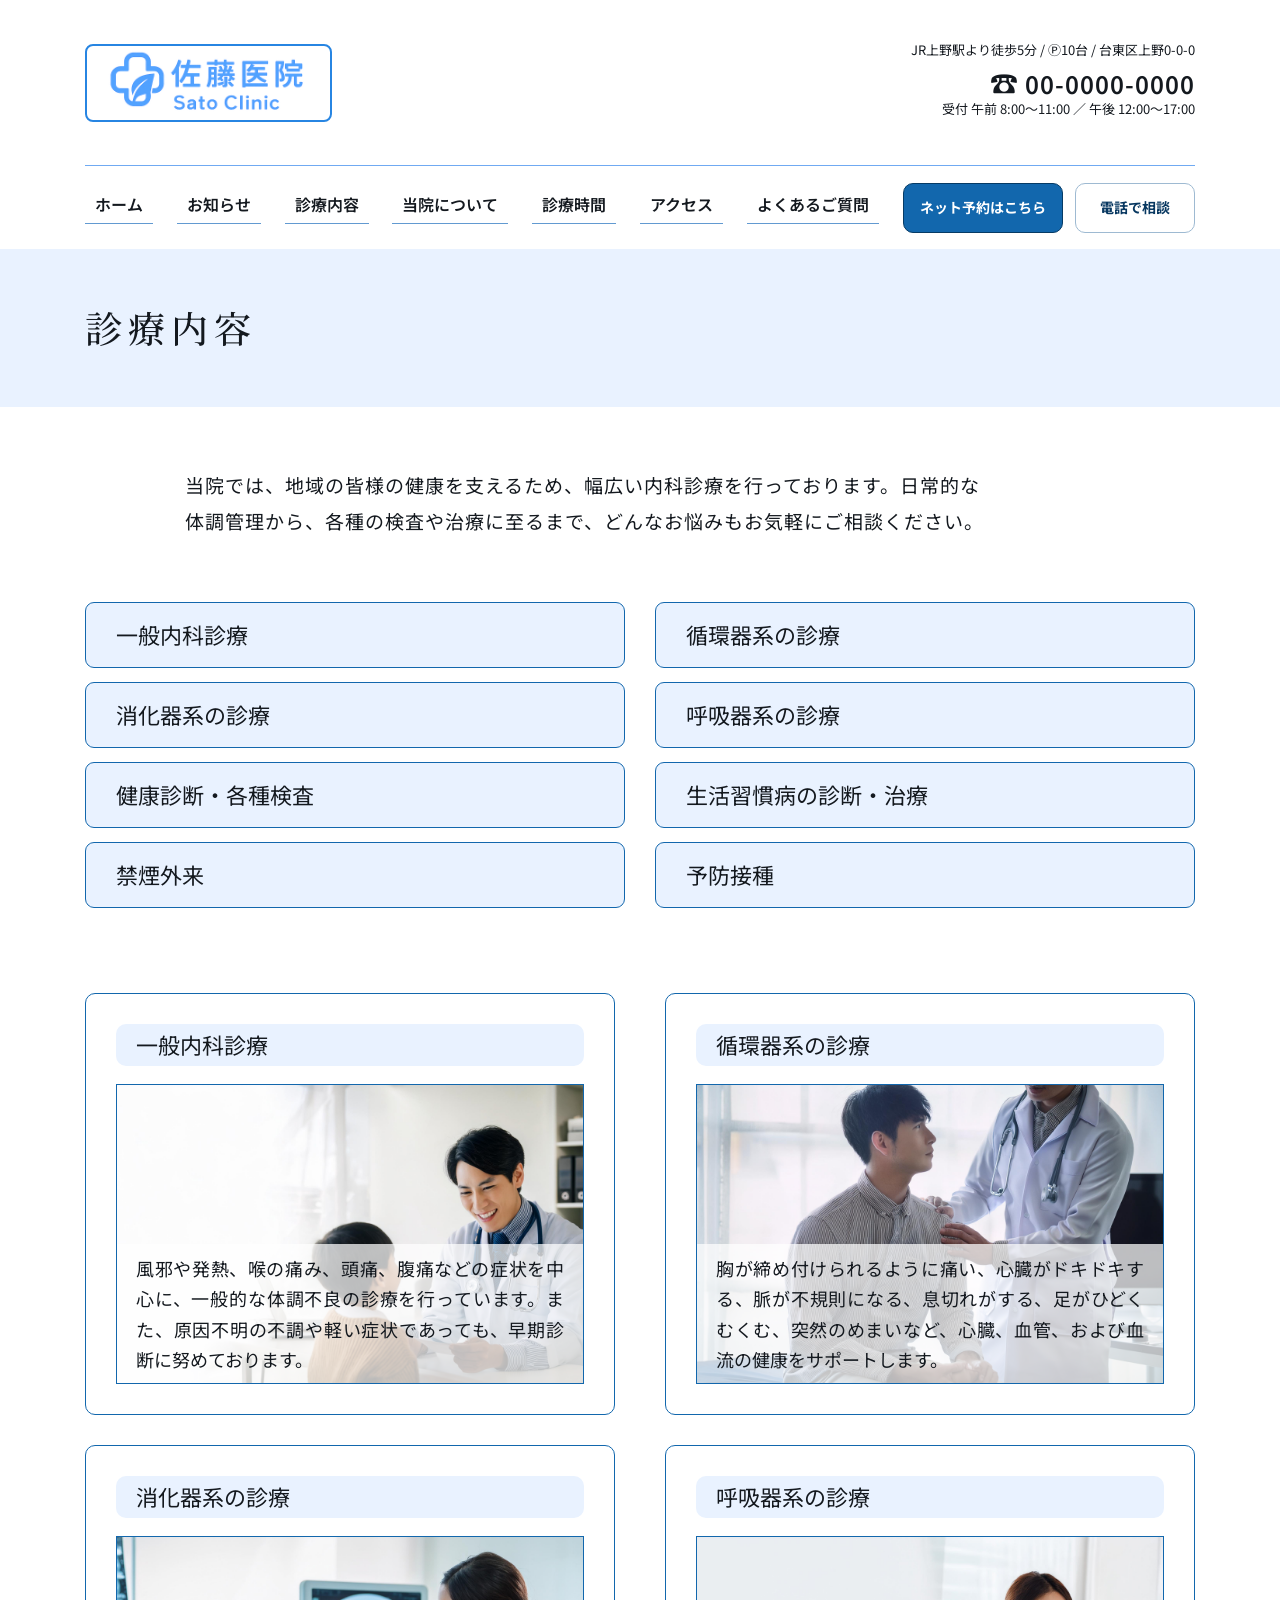
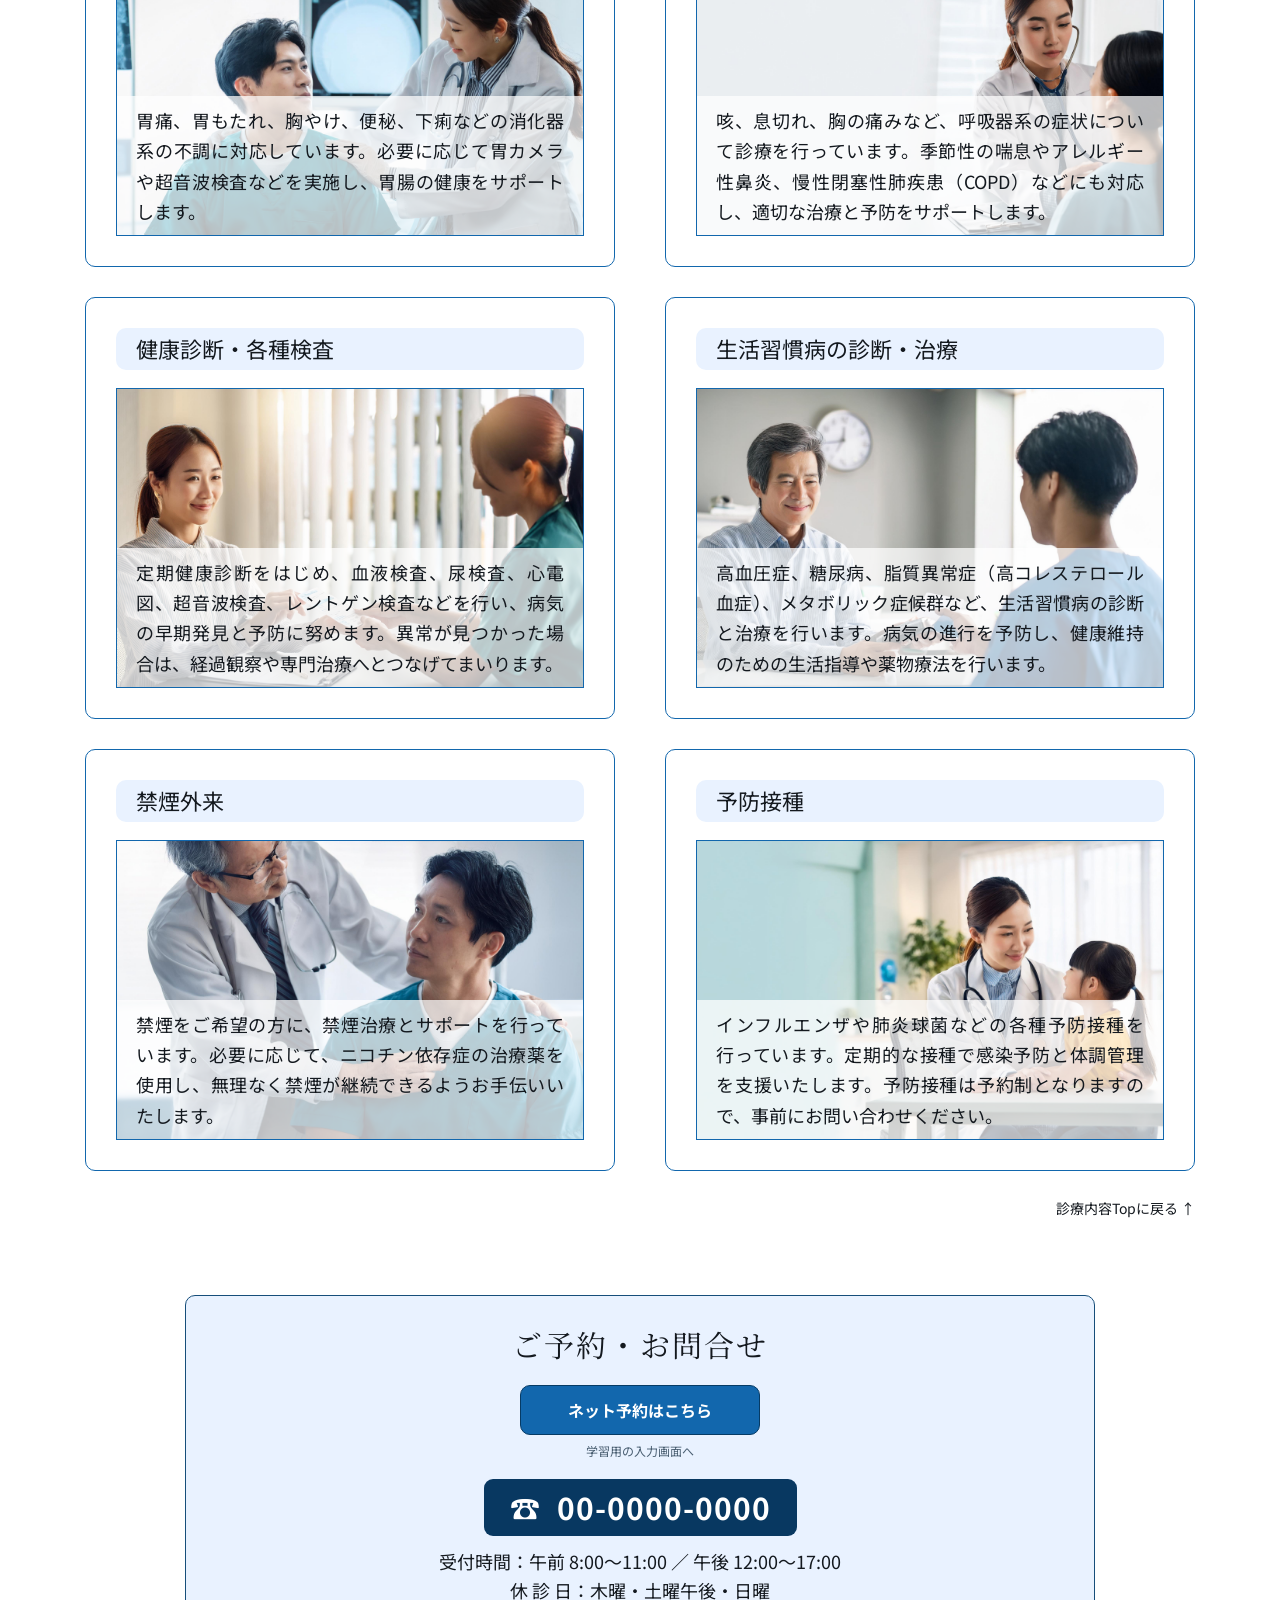
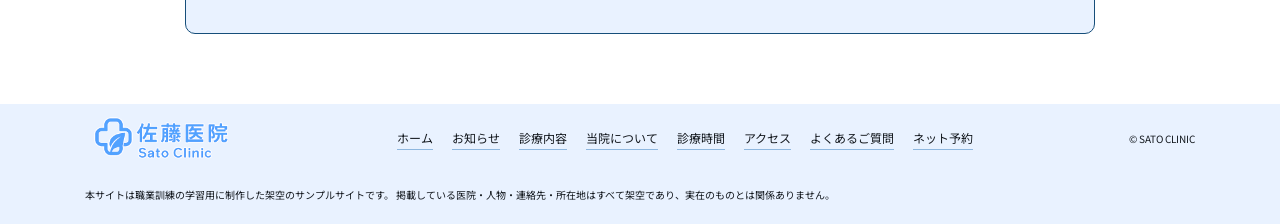
<file: services.html>
<!doctype html>
<html lang="ja"><head><meta name="robots" content="noindex, nofollow"><meta charset="UTF-8"><meta name="viewport" content="width=device-width, initial-scale=1.0"><meta name="description" content="東京都台東区上野の佐藤医院。地域に根ざした医療を提供します。"><title>診療内容 | 佐藤医院</title>
<link rel="preconnect" href="https://fonts.googleapis.com"><link rel="preconnect" href="https://fonts.gstatic.com" crossorigin>
<link href="https://fonts.googleapis.com/css2?family=Noto+Sans+JP:wght@400;500;600;700&family=Noto+Serif+JP:wght@400;500;600;700&display=swap" rel="stylesheet"><link rel="stylesheet" href="./css/style.css"></head>
<body><a class="skip-link" href="#main">本文へ移動</a><header class="site-header" id="top"><div class="container header-main">
 <a href="index.html" class="site-logo"><img src="./img/Logo/logo.png" alt="佐藤医院 Sato Clinic"></a>
 <div class="header-contact"><p>JR<span class="text-word">上野駅</span>より<span class="text-word">徒歩5分</span> / Ⓟ10台 / <span class="text-word">台東区</span>上野0-0-0</p><a class="header-phone" href="tel:0000000000"><span aria-hidden="true">☎</span> 00-0000-0000</a><p>受付 午前 8:00〜11:00 ／ 午後 12:00〜17:00</p></div></div>
 <nav class="container primary-nav" aria-label="メインナビゲーション"><div class="nav-links"><a href="index.html" >ホーム</a><a href="news.html" >お知らせ</a><a href="services.html" aria-current="page">診療内容</a><a href="about.html" >当院について</a><a href="hours.html#hours" ><span class="text-word">診療時間</span></a><a href="hours.html#access" >アクセス</a><a href="faq.html" >よくあるご質問</a></div><div class="nav-actions"><a class="button booking-nav" href="reservation.html">ネット予約はこちら</a><a class="button button-nav button-outline" href="tel:0000000000">電話で相談</a></div></nav></header><main id="main"><section class="page-band"><div class="container band-inner"><h1>診療内容</h1></div></section><section class="container service-intro"><p>当院では、地域の<span class="text-word">皆様</span>の健康を支えるため、幅広い内科診療を行って<span class="mobile-text-tail">おります。</span>日常的な<br>体調管理から、各種の検査や治療に至るまで、どんなお悩みもお気軽に<span class="text-word">ご相談</span><span class="mobile-text-tail">ください。</span></p><nav class="jump-grid" aria-label="診療内容の目次"><a href="#general">一般内科診療</a><a href="#circulatory"><span class="text-word">循環器</span>系の診療</a><a href="#digestive"><span class="text-word">消化器</span>系の診療</a><a href="#respiratory"><span class="text-word">呼吸器</span>系の診療</a><a href="#exam"><span class="text-word">健康診断</span>・各種検査</a><a href="#lifestyle"><span class="text-word">生活習慣病</span>の診断・治療</a><a href="#smoking">禁煙外来</a><a href="#vaccine"><span class="text-word">予防接種</span></a></nav></section><section class="container service-content"><div class="treatment-grid"><article class="treatment-card" id="general"><h2>一般内科診療</h2><div class="treatment-photo"><img src="./img/Patient_Image/patient_9.jpg" alt="一般内科診療のイメージ" loading="lazy"><p>風邪や発熱、喉の痛み、頭痛、腹痛などの症状を中心に、一般的な<span class="text-word">体調不良</span>の診療を行って<span class="mobile-text-tail">います。</span>また、原因不明の不調や軽い症状であっても、<span class="text-word">早期診断</span>に努めて<span class="mobile-text-tail">おります。</span></p></div></article><article class="treatment-card" id="circulatory"><h2><span class="text-word">循環器</span>系の診療</h2><div class="treatment-photo"><img src="./img/Patient_Image/patient_2.jpg" alt="循環器系の診療のイメージ" loading="lazy"><p>胸が締め付けられるように痛い、心臓がドキドキする、脈が不規則になる、息切れがする、足がひどくむくむ、突然のめまいなど、心臓、血管、および血流の健康を<span class="text-word">サポート</span><span class="mobile-text-tail">します。</span></p></div></article><article class="treatment-card" id="digestive"><h2><span class="text-word">消化器</span>系の診療</h2><div class="treatment-photo"><img src="./img/Patient_Image/patient_7.jpg" alt="消化器系の診療のイメージ" loading="lazy"><p>胃痛、胃もたれ、胸やけ、便秘、下痢などの<span class="text-word">消化器</span>系の不調に対応し<span class="mobile-text-tail">ています。</span>必要に応じて胃カメラや<span class="text-word">超音波検査</span>などを実施し、胃腸の健康を<span class="text-word">サポート</span><span class="mobile-text-tail">します。</span></p></div></article><article class="treatment-card" id="respiratory"><h2><span class="text-word">呼吸器</span>系の診療</h2><div class="treatment-photo"><img src="./img/Medical_Image/medical_7.jpg" alt="呼吸器系の診療のイメージ" loading="lazy"><p>咳、息切れ、胸の痛みなど、<span class="text-word">呼吸器</span>系の症状について診療を行って<span class="mobile-text-tail">います。</span>季節性の喘息や<span class="text-word">アレルギー性鼻炎</span>、<span class="text-word">慢性閉塞性肺疾患</span>（COPD）などにも対応し、適切な治療と予防を<span class="text-word">サポート</span><span class="mobile-text-tail">します。</span></p></div></article><article class="treatment-card" id="exam"><h2><span class="text-word">健康診断</span>・各種検査</h2><div class="treatment-photo"><img src="./img/Infomation_Image/information_2.jpg" alt="健康診断・各種検査のイメージ" loading="lazy"><p>定期<span class="text-word">健康診断</span>をはじめ、<span class="text-word">血液検査</span>、<span class="text-word">尿検査</span>、<span class="text-word">心電図</span>、<span class="text-word">超音波検査</span>、<span class="text-word">レントゲン</span>検査などを行い、病気の<span class="text-word">早期発見</span>と予防に努<span class="mobile-text-tail">めます。</span>異常が見つかった場合は、経過観察や専門治療へとつなげてまい<span class="mobile-text-tail">ります。</span></p></div></article><article class="treatment-card" id="lifestyle"><h2><span class="text-word">生活習慣病</span>の診断・治療</h2><div class="treatment-photo"><img src="./img/Infomation_Image/information_1.jpg" alt="生活習慣病の診断・治療のイメージ" loading="lazy"><p><span class="text-word">高血圧</span>症、<span class="text-word">糖尿病</span>、<span class="text-word">脂質異常症</span>（高コレステロール血症）、<span class="text-word">メタボリック症候群</span>など、<span class="text-word">生活習慣病</span>の診断と治療を<span class="mobile-text-tail">行います。</span>病気の進行を予防し、健康維持のための生活指導や薬物療法を<span class="mobile-text-tail">行います。</span></p></div></article><article class="treatment-card" id="smoking"><h2>禁煙外来</h2><div class="treatment-photo"><img src="./img/Patient_Image/patient_6.jpg" alt="禁煙外来のイメージ" loading="lazy"><p>禁煙をご希望の方に、禁煙治療と<span class="text-word">サポート</span>を行って<span class="mobile-text-tail">います。</span>必要に応じて、<span class="text-word">ニコチン依存症</span>の治療薬を使用し、無理なく禁煙が継続できるようお手伝いいた<span class="mobile-text-tail">します。</span></p></div></article><article class="treatment-card" id="vaccine"><h2><span class="text-word">予防接種</span></h2><div class="treatment-photo"><img src="./img/Patient_Image/patient_10.jpg" alt="予防接種のイメージ" loading="lazy"><p><span class="text-word">インフルエンザ</span>や肺炎球菌などの各種<span class="text-word">予防接種</span>を行って<span class="mobile-text-tail">います。</span>定期的な接種で感染予防と体調管理を支援いた<span class="mobile-text-tail">します。</span><span class="text-word">予防接種</span>は予約制となりますので、事前に<span class="text-word">お問い合わせ</span><span class="mobile-text-tail">ください。</span></p></div></article></div><p class="back-top"><a href="#top">診療内容Topに戻る ↑</a></p></section><div class="container page-cta"><aside class="contact-box" aria-label="ご予約・お問い合わせ"><h2><span class="text-word">ご予約</span>・<span class="text-word">お問合せ</span></h2><div class="contact-booking"><a class="button" href="reservation.html">ネット予約はこちら</a><span>学習用の入力画面へ</span></div><a class="contact-tel" href="tel:0000000000">☎ &nbsp;00-0000-0000</a>
 <p><span class="text-word">受付時間</span>：午前 8:00〜11:00 ／ 午後 12:00〜17:00<br>休 診 日：木曜・土曜午後・日曜</p></aside></div></main><footer class="site-footer"><div class="container footer-inner"><a href="index.html" class="footer-logo"><img src="./img/Logo/logo.png" alt="佐藤医院"></a><nav aria-label="フッターナビゲーション"><a href="index.html">ホーム</a><a href="news.html">お知らせ</a><a href="services.html">診療内容</a><a href="about.html">当院について</a><a href="hours.html#hours"><span class="text-word">診療時間</span></a><a href="hours.html#access">アクセス</a><a href="faq.html">よくあるご質問</a><a href="reservation.html">ネット予約</a></nav><small>© SATO CLINIC</small></div>
<p class="container site-disclaimer">本サイトは職業訓練の学習用に制作した架空のサンプル<span class="mobile-text-tail">サイトです。</span>
掲載している医院・人物・連絡先・所在地はすべて架空であり、実在のものとは関係<span class="mobile-text-tail">ありません。</span></p>
</footer></body></html>
</file>
<file: css/style.css>
@charset "UTF-8";
:root{--blue:#1267ad;--deep:#083861;--pale:#e9f2ff;--pale2:#f3f7ff;--line:#68a8e5;--text:#14191f;}
*,*::before,*::after{box-sizing:border-box}html{scroll-behavior:smooth}body{margin:0;min-width:1200px;font-family:'Noto Sans JP',sans-serif;font-size:16px;line-height:1.72;color:var(--text);background:#fff}a{color:inherit;text-decoration:none}a:hover{opacity:.78}img{display:block;max-width:100%}h1,h2,h3,h4,p{margin-top:0}p{margin-bottom:16px}.container{width:1110px;max-width:calc(100% - 60px);margin-inline:auto}.narrow-page{width:910px;margin-inline:auto}.skip-link{position:absolute;top:-70px;left:12px;background:white;padding:12px;z-index:90}.skip-link:focus{top:5px}
.site-header{background:#fff}.header-main{height:166px;display:flex;align-items:center;justify-content:space-between;border-bottom:1px solid #70aaf2}.site-logo img{width:247px;height:auto}.header-contact{text-align:right;line-height:1.3}.header-contact p{font-size:13px;margin:0 0 5px}.header-contact .header-phone{font-size:24px;font-weight:600;letter-spacing:1px;display:block}.header-contact .header-phone span{font-size:28px}.primary-nav{display:flex;align-items:center;justify-content:space-between;height:83px;gap:40px}.nav-links{display:flex;align-items:center;justify-content:space-between;flex:1;max-width:930px}.nav-links a{display:block;white-space:nowrap;font-size:16px;font-weight:600;border-bottom:1px solid #629ad1;padding:0 10px 5px}.button{display:inline-flex;align-items:center;justify-content:center;background:var(--blue);border:1px solid #063b65;color:#fff;border-radius:10px;font-weight:700;text-align:center;min-height:50px;padding:10px 27px;line-height:1.5;white-space:nowrap;transition:background .15s,opacity .15s}.button:hover{background:#074f8d;opacity:1}.button-nav{border-radius:10px;min-width:120px;font-size:14px;min-height:50px;padding:8px 14px}.wide-button{width:240px}.button-small{min-height:38px;font-size:14px;border-radius:6px;padding:5px 20px}
.site-footer{margin-top:60px;background:var(--pale);min-height:70px}.footer-inner{display:flex;justify-content:space-between;align-items:center;min-height:70px;gap:25px}.footer-logo img{width:155px}.site-footer nav{display:flex;align-items:center;justify-content:space-between;gap:19px}.site-footer nav a{font-size:12px;border-bottom:1px solid #8eb7df;white-space:nowrap}.site-footer small{white-space:nowrap;font-size:10px}
.site-footer .site-disclaimer{margin:0 auto;padding:12px 0 20px;font-size:10px;font-weight:400;line-height:1.8;text-align:center}.section-heading{font-family:'Noto Serif JP',serif;font-size:30px;font-weight:700;line-height:1.5;color:var(--deep);margin-bottom:36px}.section-heading.center{text-align:center}.section-space{padding-top:90px;padding-bottom:70px}.center-action{text-align:center;margin-top:34px}
.hero{height:585px;position:relative;overflow:hidden}.hero-image{position:absolute;inset:0;background:url('../img/hero.jpg') center center/cover no-repeat}.hero-overlay{position:relative;height:100%;display:flex;align-items:center}.hero-copy{margin-left:45px;margin-top:-7px;max-width:670px}.hero-kicker{font-size:20px;margin-bottom:12px}.hero h1{font-family:'Noto Serif JP',serif;color:#0664ad;font-size:36px;letter-spacing:2px;line-height:1.5;margin-bottom:5px}.hero-subtitle{font-family:'Noto Serif JP',serif;font-weight:700;font-size:18px}.hero-specialties{margin-top:52px;line-height:1.95;font-size:16px;margin-bottom:34px}.hero .button{min-width:180px}
.hours-home-wrap{width:704px;margin:auto}.home-hours{padding-top:66px;padding-bottom:26px}.hours-table{width:100%;font-size:15px}.hours-table table{width:100%;border-collapse:collapse;text-align:center}.hours-table th,.hours-table td{padding:8px 12px;border-bottom:1px solid #c6ddff;white-space:nowrap;line-height:1.8}.hours-table thead{background:var(--pale)}.hours-table tbody{background:#f5f8ff}.hours-table thead th{font-weight:400}.hours-table th:first-child{text-align:left;padding-left:26px;min-width:230px;font-weight:400}.hours-table .open-mark,.open-mark{color:var(--blue)}.hours-table td .open-mark{font-size:22px;line-height:1}.hours-table .off{color:#4c4c4c}.hours-info{display:flex;justify-content:space-between;gap:10px;padding-top:23px}.hours-table>p{font-size:14px;line-height:1.45;margin:0}
.home-news{padding-top:72px;padding-bottom:50px}.home-news-layout{display:grid;grid-template-columns:405px 1fr;gap:60px;align-items:start}.home-news .news-visual img{width:645px;height:418px;object-fit:cover}.news-list{padding:0;list-style:none;margin:10px 0 0;border-top:1px solid var(--line)}.news-list li{border-bottom:1px solid var(--line);display:flex;align-items:center;gap:35px;padding:18px 0;min-height:65px}.news-list a{font-size:15px}.news-cat{font-size:14px;white-space:nowrap;min-width:104px}.home-news .center-action{margin-top:46px}
.home-greeting{padding-top:80px;padding-bottom:90px}.home-greeting .section-heading{margin-bottom:30px}.greeting-layout{display:grid;grid-template-columns:286px 1fr;gap:50px;align-items:start}.greeting-photo{width:286px;height:303px;object-fit:cover;object-position:90% center;border:1px solid var(--blue)}.greeting-copy{font-size:15px;font-weight:500;line-height:1.85}.greeting-copy p{margin-bottom:0}.signature{text-align:right;font-size:19px;font-weight:400;margin-top:15px!important}.home-services{padding-top:82px}.service-teasers{display:grid;grid-template-columns:repeat(5,1fr);gap:46px}.service-teasers a{border:1px solid #217ad0;border-radius:5px;background:var(--pale);height:170px;padding:28px 16px;display:flex;flex-direction:column;justify-content:center;align-items:center;text-align:center}.service-teasers strong{font-size:20px;font-weight:500;line-height:1.35}.service-teasers a>span{font-size:14px;margin-top:20px;line-height:1.65}.home-about{padding-top:75px;padding-bottom:130px}.about-home-layout{display:grid;grid-template-columns:685px 270px;justify-content:space-between;gap:30px}.about-home-layout p{line-height:1.85}.about-home-layout img{width:270px;height:300px;object-fit:cover;border:1px solid var(--blue)}.home-about .center-action{margin-top:-28px}
.home-staff{background:var(--pale);padding-top:100px;padding-bottom:90px}.staff-grid{display:grid;grid-template-columns:repeat(4,1fr);gap:35px}.staff-card img{width:100%;height:190px;object-fit:cover;border:1px solid var(--blue);border-radius:8px}.staff-card img[src="./img/Doctor_Image/yamamoto_hana.jpg"]{object-position:20% center}.staff-role{font-size:18px;margin:28px 0 0}.staff-card h3{font-size:25px;font-weight:500;margin:0 0 16px;letter-spacing:1px}.staff-card p{font-size:15px;line-height:1.75}.home-staff .center-action{margin-top:38px}.home-access{padding:104px 0 65px}.access-home-layout{display:grid;grid-template-columns:270px 1fr;gap:35px}.access-home-layout p{line-height:1.85;margin:0 0 22px}.access-name{font-size:24px}.map-frame{position:relative;display:block;overflow:hidden;border:1px solid var(--blue)}.map-frame img{height:100%;width:100%;object-fit:cover}.access-home-layout .map-frame{height:390px}.map-frame span{position:absolute;top:56%;left:67%;background:white;border:1px solid var(--deep);font-size:19px;font-weight:700;padding:3px 13px;white-space:nowrap}
.home-cta{margin-top:30px}.contact-box{width:910px;max-width:100%;margin:0 auto;background:var(--pale);border:1px solid #164e7a;border-radius:10px;min-height:200px;padding:26px 35px 28px;text-align:center}.contact-box h2{font-family:'Noto Serif JP',serif;font-weight:400;font-size:30px;line-height:1.5;margin-bottom:10px;letter-spacing:2px}.contact-box .cta-note{text-align:left;max-width:660px;margin:0 auto 15px;font-size:17px;line-height:1.7}.contact-tel{display:inline-flex;background:var(--deep);color:#fff;font-size:30px;font-weight:700;letter-spacing:1px;line-height:1.5;padding:6px 26px;border-radius:9px}.contact-box>p:last-child{margin:11px 0 0;line-height:1.6;font-size:18px}.home-cta .contact-box{min-height:400px;padding-top:45px;padding-bottom:50px}
.page-band{background:var(--pale);min-height:158px}.band-inner{display:flex;align-items:center;gap:90px;min-height:158px}.page-band h1{font-family:'Noto Serif JP',serif;font-size:37px;letter-spacing:6px;font-weight:500;white-space:nowrap;margin:0}.page-band p{font-size:16px;line-height:1.6;margin:0}.jump-grid{display:grid;grid-template-columns:1fr 1fr;gap:14px 30px}.jump-grid a{background:var(--pale);border:1px solid var(--blue);border-radius:9px;min-height:66px;padding:10px 30px;display:flex;align-items:center;font-size:22px;font-weight:400}.jump-grid a:hover{background:#d4e6fc}.page-cta{margin-top:75px;margin-bottom:70px}
.service-intro{padding:60px 0 65px}.service-intro>p{max-width:910px;margin:0 auto 63px;font-size:19px;line-height:1.9;letter-spacing:1px}.service-content{padding-top:20px}.treatment-grid{display:grid;grid-template-columns:repeat(2,1fr);gap:30px 50px}.treatment-card{border:1px solid var(--blue);border-radius:10px;padding:30px;scroll-margin-top:30px}.treatment-card h2{background:var(--pale);border-radius:10px;font-size:22px;font-weight:400;line-height:1.45;margin:0 0 18px;padding:5px 20px}.treatment-photo{position:relative;border:1px solid var(--blue);height:224px;overflow:hidden}.treatment-photo img{position:absolute;width:100%;height:100%;object-fit:cover}.treatment-photo p{position:absolute;left:0;right:0;bottom:0;margin:0;background:#ffffffb8;padding:9px 19px;font-size:18px;line-height:1.68}.back-top{text-align:right;font-size:14px;margin:25px 0}.back-top a:hover{text-decoration:underline}
.about-index{padding:78px 0 100px}.about-introduction{background:var(--pale);padding:78px 0 100px}.intro-cols{display:grid;grid-template-columns:540px 1fr;gap:70px;align-items:start}.intro-cols .photo-frame{width:540px;height:320px;overflow:hidden;border:1px solid var(--blue)}.intro-cols .photo-frame img{width:100%;height:100%;object-fit:cover;transform:scale(1.3);transform-origin:center bottom;object-position:30% center}.intro-cols p{font-size:20px;letter-spacing:1px;line-height:1.9}.about-greeting{padding-top:120px}.greeting-landscape{width:540px;height:300px;object-fit:cover;border:1px solid var(--blue);margin:0 auto 40px}.long-text{font-size:19px;line-height:1.85;letter-spacing:.6px}.long-text p{margin-bottom:12px}.about-greeting .greeting-mission{text-align:left;letter-spacing:0}.greeting-mission-line{display:block}.greeting-mission-line:not(:last-child){text-align:justify;text-align-last:justify}.about-policy{background:linear-gradient(#ffffffe0,#ffffffe0),url('../img/Hospital_Exterior/hospital_4.jpg') center/cover fixed;padding-top:80px;padding-bottom:85px}.policy-section{margin-bottom:30px}.policy-section h3{font-family:'Noto Serif JP',serif;color:var(--deep);font-size:24px;letter-spacing:1px;margin-bottom:8px}.policy-section p{font-size:17px;line-height:1.8}.subpolicy-cols{display:grid;grid-template-columns:1fr 1fr;gap:50px}.subpolicy-cols h4{font-size:18px;font-weight:600;margin-bottom:3px}.principle-section>p,.about-staff>p{font-size:18px;line-height:1.85}.principles-table{width:100%;border-collapse:collapse;margin-top:25px;font-size:17px}.principles-table th,.principles-table td{border-top:1px solid #ccdce7;padding:14px 20px;text-align:left}.principles-table th{width:40%;font-weight:500}.principles-table tr:last-child>*{border-bottom:1px solid #ccdce7}.staff-profiles{display:grid;grid-template-columns:1fr 1fr;gap:55px 65px;margin-top:40px}.staff-profile img{width:100%;height:275px;object-fit:cover;border:1px solid var(--blue)}.staff-profile .director-photo-frame{width:100%;height:275px;overflow:hidden;border:1px solid var(--blue)}.staff-profile .director-photo-frame img{width:100%;height:100%;object-fit:cover;object-position:right center;transform:translateY(30px) scale(1.2);transform-origin:right bottom;border:0}.staff-profile img[src="./img/Doctor_Image/takahashi_yumi.jpg"]{object-position:90% center}.staff-profile .yamamoto-photo-frame{width:100%;height:275px;overflow:hidden;border:1px solid var(--blue)}.staff-profile .yamamoto-photo-frame img{width:100%;height:100%;object-fit:cover;object-position:left top;transform:scale(1.15);transform-origin:left top;border:0}.staff-profile h3{font-size:23px;margin:0 0 8px}.staff-profile .staff-role{margin:17px 0 0}.staff-profile p{font-size:16px}.staff-profile details summary{cursor:pointer;display:inline-block;border-bottom:1px solid var(--blue);color:#06446f;font-size:15px}.staff-profile details p{padding:12px;background:var(--pale);margin:10px 0}.staff-profile .director-comment-sentence{display:inline-block;white-space:nowrap;letter-spacing:-1px}
.news-page{padding-top:92px}.news-page>.news-list li{min-height:72px;gap:100px}.news-page .news-cat{min-width:120px;text-align:center;padding:5px 14px;border:1px solid var(--blue);border-radius:3px;background:var(--pale)}.news-page .news-list{margin-bottom:95px}.news-detail-title{margin:0 0 40px}.news-detail-card{border:1px solid #8ab5dc;padding:35px 80px;margin:0 0 38px;min-height:215px;scroll-margin-top:30px}.news-detail-card h3{font-family:'Noto Serif JP',serif;font-size:22px;font-weight:500;margin:10px 0 20px}.news-detail-card p{font-size:17px;line-height:1.7;margin:0 0 4px}.news-detail-card .button{display:flex;width:fit-content;margin:20px auto 0}
.standalone-hours{padding:105px 0 150px;width:704px;margin:0 auto;scroll-margin-top:20px}.standalone-hours .section-heading{margin-bottom:45px}.access-heading{background:var(--pale);padding:30px 0}.access-band-content{display:grid;grid-template-columns:260px 1fr;gap:25px;align-items:center}.access-band-content h2{font-family:'Noto Serif JP',serif;font-size:35px;font-weight:500;letter-spacing:3px;margin:0}.access-band-content p{margin:4px 0;font-size:18px;letter-spacing:1px}.access-content{padding:70px 0 35px;scroll-margin-top:15px}.access-map{width:100%;height:420px}.access-methods{display:grid;grid-template-columns:repeat(3,1fr);gap:30px;margin-top:40px}.access-methods article{background:var(--pale);border:1px solid #9cabc0;border-radius:10px;padding:29px 20px 25px;min-height:190px}.access-methods h3{font-size:21px;font-family:'Noto Serif JP',serif;font-weight:500;margin-bottom:20px}.access-methods .access-train-icon,.access-methods .access-car-icon{display:inline-block;width:28.8px;height:28.8px;object-fit:contain;vertical-align:middle;margin-right:6px}.access-methods .access-train-icon,.access-methods .access-car-icon{width:34.56px;height:34.56px}.access-methods .access-wheelchair-icon{display:inline-block;width:34.56px;height:34.56px;object-fit:contain;vertical-align:middle;margin-right:6px}.access-methods p{font-size:16px;line-height:1.7}.access-methods .access-parking-description{text-align:center;white-space:nowrap}.access-methods .access-train-description{text-align:left}.access-methods .access-train-route{display:block;text-align:justify;text-align-last:justify}
.faq-index{padding:70px 0 30px}.faq-body{padding-bottom:10px}.faq-group{margin-bottom:62px;scroll-margin-top:25px}.faq-group h2{background:var(--pale);font-size:21px;letter-spacing:1px;color:var(--deep);padding:7px 16px;margin:0 0 16px;font-weight:700}.faq-item{margin:0 0 16px}.faq-item summary{display:flex;justify-content:space-between;align-items:center;list-style:none;border:1px solid #8da5bb;border-radius:5px;padding:7px 15px;background:#fff;cursor:pointer;font-size:18px}.faq-item summary::-webkit-details-marker{display:none}.faq-item summary:after{content:'';display:block;width:0;height:0;border-top:10px solid var(--blue);border-left:8px solid transparent;border-right:8px solid transparent}.faq-item:not([open]) summary:after{transform:rotate(-90deg)}.faq-answer{margin-top:5px;padding:14px 48px 17px;background:var(--pale);border-radius:5px;line-height:1.85;font-size:17px}.faq-cta h2{font-size:24px;letter-spacing:1px;margin:0 0 15px}
@media print{.site-header,.site-footer{break-inside:avoid}.section-space,.news-detail-card,.treatment-card{break-inside:avoid}}
/* Desktop fidelity refinements derived from the supplied 1440px reference sheets. */
.site-logo{width:247px;height:78px;border:2px solid #2785e2;border-radius:8px;display:flex;align-items:center;justify-content:center;flex:none}
.site-logo img{width:225px}
.hero{margin-top:38px}
.hero-image::before{content:"";position:absolute;inset:0;background:radial-gradient(ellipse 530px 450px at 29% 46%,rgba(255,255,255,.91) 0%,rgba(255,255,255,.63) 48%,rgba(255,255,255,0) 100%)}
.treatment-photo{height:300px}
.treatment-photo img[src="./img/Patient_Image/patient_10.jpg"]{object-position:right center}

/* Anchor both map labels beside the red pin, including when the image is cropped. */
.map-frame img{object-position:54.8% 58.1%}
.map-frame span{top:58.1%;left:54.8%;right:auto;transform:translate(clamp(14px,3vw,34px),-50%);border-color:#d9303e;border-radius:4px;box-shadow:0 1px 4px #0003}
.map-frame span::before{content:"";position:absolute;right:100%;top:50%;width:8px;border-top:2px solid #d9303e}

/* Fit smaller desktops and tablets without changing the full desktop layout. */
body{min-width:0;overflow-wrap:anywhere}
.narrow-page,.hours-home-wrap,.standalone-hours{max-width:calc(100% - 60px)}
.container > *, .narrow-page > *{min-width:0}

@media screen and (max-width:1199px){
  .header-main{height:auto;min-height:130px;gap:24px;padding-block:24px}
  .primary-nav{height:auto;min-height:83px;gap:20px;padding-block:16px;flex-wrap:wrap}
  .nav-links{flex-wrap:wrap;gap:14px 18px;max-width:none}
  .nav-links a{padding-inline:4px}
  .footer-inner{flex-wrap:wrap;padding-block:20px}
  .site-footer nav{flex-wrap:wrap;justify-content:flex-start;gap:14px 20px}
  .home-news-layout{grid-template-columns:minmax(0,1fr) minmax(0,1fr);gap:30px}
  .greeting-layout{grid-template-columns:minmax(0,286px) minmax(0,1fr);gap:30px}
  .about-home-layout{grid-template-columns:minmax(0,1fr) minmax(0,270px)}
  .home-about .center-action{margin-top:34px}
  .service-teasers{grid-template-columns:repeat(3,minmax(0,1fr));gap:20px}
  .staff-grid{grid-template-columns:repeat(2,minmax(0,1fr));gap:30px}
  .staff-card img{height:auto;aspect-ratio:4/3}
  .intro-cols{grid-template-columns:minmax(0,1fr) minmax(0,1fr);gap:30px}
  .intro-cols .photo-frame{width:100%;height:auto;aspect-ratio:27/16}
  .intro-cols p{font-size:18px}
  .band-inner{gap:30px;flex-wrap:wrap;padding-block:28px}
  .page-band h1{white-space:normal}
  .treatment-grid{grid-template-columns:repeat(2,minmax(0,1fr));gap:24px}
  .treatment-card{padding:20px}
  .treatment-photo{height:auto}
  .treatment-photo img{position:static;height:auto;aspect-ratio:4/3}
  .treatment-photo p{position:static;background:#fff;font-size:16px;padding:16px}
  .staff-profiles{grid-template-columns:repeat(2,minmax(0,1fr));gap:40px 30px}
  .staff-profile .director-comment-sentence{display:inline;white-space:normal;letter-spacing:normal}
  .greeting-mission-line{display:inline}
  .greeting-mission-line:not(:last-child){text-align:inherit;text-align-last:auto}
  .access-home-layout{grid-template-columns:minmax(0,270px) minmax(0,1fr);gap:24px}
  .access-band-content{grid-template-columns:minmax(0,220px) minmax(0,1fr)}
  .access-methods{grid-template-columns:1fr;gap:20px}
  .access-methods article{min-height:0}
  .access-methods .access-parking-description{white-space:normal;text-align:left}
  .access-methods .access-train-route{text-align:left;text-align-last:auto}
  .news-page>.news-list li{gap:30px}
  .news-list li{gap:16px}
  .news-detail-card{padding:30px}
  .jump-grid a{font-size:20px;padding-inline:20px}
}

/* Keep the intermediate widths readable as well. */
@media screen and (min-width:481px) and (max-width:900px){
  .header-main{flex-wrap:wrap;justify-content:center}
  .header-contact{width:100%;text-align:center}
  .home-news-layout,.greeting-layout,.about-home-layout,.intro-cols,.access-home-layout{grid-template-columns:minmax(0,1fr)}
  .home-news .news-visual,.about-home-layout>img,.access-home-layout>.map-frame{grid-row:1}
  .home-news .news-visual img,.about-home-layout img,.greeting-photo{width:100%;height:auto;max-height:420px;object-fit:cover}
  .greeting-photo{width:286px;margin-inline:auto}
  .intro-cols .photo-frame{max-height:420px}
  .service-teasers{grid-template-columns:repeat(2,minmax(0,1fr))}
  .treatment-grid{grid-template-columns:minmax(0,1fr)}
  .access-band-content{grid-template-columns:minmax(0,1fr)}
  .hours-table th,.hours-table td{padding:8px 4px}
  .hours-table th:first-child{min-width:0;padding-left:10px}
  .hours-info{flex-wrap:wrap}
}

/* Smartphone: photos first, followed by readable text, at 480px and below. */
@media screen and (max-width:480px){
  body{font-size:15px}
  .container,.narrow-page,.hours-home-wrap,.standalone-hours{width:calc(100% - 32px);max-width:none}
  .header-main{flex-direction:column;gap:16px;padding-block:20px;min-height:0}
  .site-logo{width:210px;height:66px;max-width:100%}
  .site-logo img{width:190px;max-width:90%}
  .header-contact{text-align:center}
  .header-contact p{font-size:12px;line-height:1.7}
  .header-contact .header-phone{font-size:23px}
  .header-contact .header-phone span{font-size:24px}
  .primary-nav{display:block;padding-block:16px;min-height:0}
  .nav-links{display:grid;grid-template-columns:repeat(2,minmax(0,1fr));gap:8px 16px}
  .nav-links a{font-size:14px;white-space:normal;min-height:44px;display:flex;align-items:center;justify-content:center;text-align:center;padding:8px 0}
  .button{max-width:100%;white-space:normal;padding:12px 18px;font-size:15px;min-height:48px}
  .button-nav{display:flex;width:70%;max-width:240px;margin:16px auto 0}
  .center-action,.home-news .center-action,.home-about .center-action,.home-staff .center-action{margin-top:24px;padding-inline:16px}
  .section-heading{font-size:25px;margin-bottom:24px}
  .section-space,.home-access{padding-top:44px;padding-bottom:44px}
  .hero{height:auto;margin-top:0}
  .hero-image{position:relative;height:auto;aspect-ratio:8/5;background-position:center}
  .hero-image::before{display:none}
  .hero-overlay{height:auto;padding-block:28px}
  .hero-copy{margin:0;max-width:100%}
  .hero-kicker{font-size:15px;margin-bottom:8px}
  .hero h1{font-size:clamp(24px,6.4vw,30px);letter-spacing:1px}
  .hero-subtitle{font-size:16px}
  .hero-specialties{margin:24px 0;font-size:14px}
  .home-news-layout,.greeting-layout,.about-home-layout,.access-home-layout,.intro-cols,
  .treatment-grid,.staff-grid,.staff-profiles,.subpolicy-cols,.access-band-content{grid-template-columns:minmax(0,1fr);gap:24px}
  .home-news .news-visual,.about-home-layout>img,.access-home-layout>.map-frame{grid-row:1}
  .home-news .news-visual img,.about-home-layout img,.greeting-photo,.greeting-landscape{width:100%;height:auto;aspect-ratio:4/3;object-fit:cover}
  .greeting-photo{max-width:320px;margin-inline:auto;aspect-ratio:286/303}
  .greeting-copy{font-size:15px}
  .greeting-copy p{margin-bottom:16px}
  .signature{font-size:17px}
  .service-teasers{grid-template-columns:repeat(2,minmax(0,1fr));gap:12px}
  .service-teasers a{height:auto;min-height:150px;padding:20px 8px}
  .service-teasers strong{font-size:18px}
  .service-teasers a>span{font-size:13px;margin-top:14px}
  .staff-card{max-width:360px;width:100%;margin-inline:auto}
  .staff-role{font-size:16px;margin-top:16px}
  .staff-card h3{font-size:23px;margin-bottom:12px}
  .access-name{font-size:21px}
  .access-home-layout .map-frame,.access-map{height:auto;aspect-ratio:4/3}
  .map-frame span{font-size:14px;padding:3px 8px}
  .home-cta{margin-top:0}
  .contact-box,.home-cta .contact-box{padding:24px 16px;min-height:0}
  .contact-box h2{font-size:24px;letter-spacing:1px}
  .contact-box .cta-note{font-size:15px}
  .contact-tel{font-size:clamp(18px,5.5vw,26px);max-width:100%;padding:10px 12px;letter-spacing:0}
  .contact-box>p:last-child{font-size:14px}
  .faq-cta h2{font-size:19px;line-height:1.7}
  .faq-cta-message{display:inline-block;font-size:clamp(13px,3.8vw,18px);letter-spacing:-.04em;white-space:nowrap}
  .page-cta{margin-top:40px;margin-bottom:40px}
  .page-band,.band-inner{min-height:0}
  .band-inner{display:flex;flex-direction:column;align-items:flex-start;gap:16px;padding-block:28px}
  .page-band h1{font-size:28px;letter-spacing:2px}
  .page-band p{font-size:15px}
  .jump-grid{grid-template-columns:minmax(0,1fr);gap:12px}
  .jump-grid a{font-size:18px;min-height:54px;padding:12px 16px}
  .service-intro,.about-index,.about-introduction,.faq-index{padding-top:36px;padding-bottom:36px}
  .service-intro>p{font-size:16px;letter-spacing:0;margin-bottom:28px}
  .service-intro>p br{display:none}
  .service-content{padding-top:0}
  .treatment-card{padding:16px}
  .treatment-card h2{font-size:20px;padding:8px 12px}
  .treatment-photo p{padding:14px;font-size:15px}
  .intro-cols p,.long-text{font-size:16px;letter-spacing:0}
  .greeting-landscape{margin-bottom:24px}
  .about-policy{background-attachment:scroll}
  .policy-section h3{font-size:21px}
  .policy-section p,.principle-section>p,.about-staff>p{font-size:15px}
  .subpolicy-cols h4{font-size:17px}
  .principles-table{font-size:14px;table-layout:fixed}
  .principles-table th,.principles-table td{padding:12px 8px}
  .principles-table th{width:38%}
  .staff-profiles{margin-top:24px;gap:32px}
  .staff-profile>img,.staff-profile .director-photo-frame,.staff-profile .yamamoto-photo-frame{height:auto;aspect-ratio:4/3}
  .news-page{padding-top:36px}
  .news-list li,.news-page>.news-list li{flex-direction:column;align-items:flex-start;gap:8px;padding:16px 0;min-height:0}
  .news-list a{font-size:15px}
  .news-page .news-list{margin-bottom:40px}
  .news-page .news-cat{font-size:13px;min-width:0}
  .news-detail-card{padding:20px 16px;margin-bottom:24px;min-height:0}
  .news-detail-card h3{font-size:20px;margin-bottom:16px}
  .news-detail-card p{font-size:15px}
  .standalone-hours{padding-top:40px;padding-bottom:48px}
  .standalone-hours .section-heading{margin-bottom:24px}
  .hours-table{font-size:12px}
  .hours-table table{table-layout:fixed}
  .hours-table th,.hours-table td{padding:10px 1px;white-space:normal}
  .hours-table th:first-child{width:32%;min-width:0;padding-left:6px;white-space:nowrap;font-size:11px}
  .hours-table td .open-mark{font-size:14px}
  .hours-info{flex-direction:column;gap:8px;padding-top:16px}
  .hours-table>p{font-size:13px;line-height:1.8;margin-top:12px}
  .access-heading{padding-block:28px}
  .access-band-content h2{font-size:27px}
  .access-band-content p{font-size:15px;letter-spacing:0}
  .access-content{padding-top:32px;padding-bottom:0}
  .access-methods{margin-top:24px}
  .access-methods article{padding:20px 16px}
  .access-methods h3{font-size:20px;margin-bottom:12px}
  .access-methods p{font-size:15px}
  .faq-group{margin-bottom:32px}
  .faq-group h2{font-size:19px;padding:10px 12px;letter-spacing:0}
  .faq-item summary{font-size:16px;gap:12px;padding:12px;min-height:48px}
  .faq-item summary:after{flex-shrink:0;border-top-width:8px;border-left-width:6px;border-right-width:6px}
  .faq-answer{font-size:15px;padding:16px}
  .site-footer{margin-top:40px}
  .footer-inner{flex-direction:column;align-items:flex-start;gap:20px;padding-block:24px}
  .site-footer nav{display:grid;grid-template-columns:repeat(2,minmax(0,1fr));width:100%;gap:8px 16px}
  .site-footer nav a{font-size:13px;white-space:normal;min-height:44px;display:flex;align-items:center}
  .site-footer .site-disclaimer{text-align:left;font-size:10px}
}

/* Justify descriptive text; keep the final line naturally aligned. */
.greeting-copy p:not(.signature),
.about-home-layout p,
.staff-card p,
.contact-box .cta-note,
.page-band p,
.service-intro>p,
.treatment-photo p,
.intro-cols p,
.long-text p,
.about-greeting .greeting-mission,
.policy-section p,
.principle-section>p,
.about-staff>p,
.staff-profile p:not(.staff-role),
.news-detail-card p,
.hours-table>p,
.access-methods p,
.access-methods .access-train-description,
.access-methods .access-parking-description,
.faq-answer,
.faq-item summary>span,
.principles-table th,
.principles-table td,
.site-footer .site-disclaimer{
  text-align:justify;
  text-align-last:start;
  text-justify:inter-character;
  line-break:strict;
  word-break:normal;
  overflow-wrap:break-word;
}
/* Word and sentence groups retain the original desktop line breaking. */
.text-word,.mobile-text-tail{display:contents}
@media screen and (max-width:1199px){
  .greeting-copy p:not(.signature),
  .about-home-layout p,
  .staff-card p,
  .contact-box .cta-note,
  .page-band p,
  .service-intro>p,
  .treatment-photo p,
  .intro-cols p,
  .long-text p,
  .about-greeting .greeting-mission,
  .policy-section p,
  .principle-section>p,
  .about-staff>p,
  .staff-profile p:not(.staff-role),
  .news-detail-card p,
  .hours-table>p,
  .access-methods p,
  .access-methods .access-train-description,
  .access-methods .access-parking-description,
  .faq-answer,
  .faq-item summary>span,
  .principles-table th,
  .principles-table td,
  .site-footer .site-disclaimer{word-break:auto-phrase}
  .text-word,.mobile-text-tail{display:inline;white-space:nowrap}
  .access-methods .access-train-route{display:inline;text-align:inherit;text-align-last:auto}
  .staff-profile .director-comment-sentence{word-break:inherit}
}
@media screen and (max-width:480px){
  .greeting-copy p:not(.signature),
  .about-home-layout p,
  .staff-card p,
  .contact-box .cta-note,
  .page-band p,
  .service-intro>p,
  .treatment-photo p,
  .intro-cols p,
  .long-text p,
  .about-greeting .greeting-mission,
  .policy-section p,
  .principle-section>p,
  .about-staff>p,
  .staff-profile p:not(.staff-role),
  .news-detail-card p,
  .hours-table>p,
  .access-methods p,
  .access-methods .access-train-description,
  .access-methods .access-parking-description,
  .faq-answer,
  .faq-item summary>span,
  .principles-table th,
  .principles-table td,
  .site-footer .site-disclaimer{letter-spacing:-.025em}
  /* Let mobile text use the available line width instead of desktop breaks. */
  .staff-card p br,.faq-answer br,.contact-box .cta-note br,.page-band p br{display:none}
  .faq-item summary>span{min-width:0}
}

/* Fit the shared disclaimer into two lines on narrower phones. */
@media screen and (max-width:429px){
  .site-footer .site-disclaimer{
    font-size:clamp(7.5px,2.35vw,10px);
    letter-spacing:-.04em;
    word-break:normal;
    text-wrap:balance;
  }
}

/* Publication dates stay to the right of each news title. */
.news-page>.news-list li{
  display:grid;
  grid-template-columns:120px minmax(0,1fr) auto;
  gap:24px;
}
.news-page>.news-list a{min-width:0;line-height:1.7}
.news-date{
  font-size:13px;
  font-variant-numeric:tabular-nums;
  color:#4b5966;
  white-space:nowrap;
}
@media screen and (max-width:480px){
  .news-page>.news-list li{
    grid-template-columns:minmax(0,1fr) auto;
    gap:8px 12px;
    align-items:center;
  }
  .news-page>.news-list .news-cat{grid-column:1/-1;justify-self:start}
  .news-date{font-size:12px}
}

/* Place a quiet publication date directly beneath each detail title. */
.news-detail-card h3{margin-bottom:8px}
.news-detail-card .news-published{
  margin:0 0 20px;
  font-size:13px;
  line-height:1.6;
  letter-spacing:0;
  text-align:left;
  font-variant-numeric:tabular-nums;
  color:#4b5966;
}

/* Reservation navigation and shared contact entry points. */
.nav-actions{display:flex;align-items:center;gap:12px;flex-shrink:0}
.primary-nav{gap:24px}
.nav-actions .button{font-size:14px;padding:10px 16px}
.nav-actions .button-outline{background:#fff;color:var(--deep);border-color:#9ebad2}
.nav-actions .button-outline:hover{background:var(--pale)}
.booking-nav[aria-current="page"]{box-shadow:0 0 0 3px #cde3f9}
.contact-booking{display:flex;flex-direction:column;align-items:center;gap:6px;margin:18px 0}
.contact-booking .button{min-width:240px}
.contact-booking>span{font-size:12px;color:#485d70}
.inline-link{text-decoration:underline;text-underline-offset:3px;color:var(--blue)}
a:focus-visible,button:focus-visible{outline:3px solid #1267ad;outline-offset:4px}

/* Reservation demo: a calm, single-column input flow with a companion guide. */
.visually-hidden{position:absolute;width:1px;height:1px;padding:0;margin:-1px;overflow:hidden;clip-path:inset(50%);white-space:nowrap;border:0}
.reservation-page{background:linear-gradient(#fff 0%,#f8fbff 100%)}
.reservation-shell{padding-bottom:60px}
.reservation-breadcrumb{display:flex;flex-wrap:wrap;gap:12px;font-size:12px;color:#52677b;padding:22px 0}
.reservation-breadcrumb a{text-decoration:underline;text-underline-offset:3px}
.reservation-demo{display:flex;align-items:flex-start;gap:20px;border:1px solid #a8c7e5;border-left:4px solid var(--blue);border-radius:8px;background:#f1f7ff;padding:24px 28px;margin:10px 0 40px}
.demo-badge{display:inline-block;flex-shrink:0;background:var(--deep);color:white;border-radius:4px;font-size:12px;font-weight:700;padding:4px 10px}
.reservation-demo h2{font-size:18px;color:var(--deep);margin:0 0 6px;line-height:1.6}
.reservation-demo p{font-size:14px;line-height:1.85;margin:0;color:#334c63}
.reservation-layout{display:grid;grid-template-columns:minmax(0,740px) minmax(0,1fr);gap:38px;align-items:start}
.reservation-main{min-width:0;background:white;border:1px solid #d1e0ee;border-radius:12px;padding:38px 36px;box-shadow:0 8px 30px #08386106}
.reservation-eyebrow{color:var(--blue);font-size:13px;font-weight:600;letter-spacing:.08em;margin:0 0 10px}
.reservation-intro{padding-bottom:28px;border-bottom:1px solid #d7e4f0}
.reservation-intro h2{font-family:'Noto Serif JP',serif;font-size:27px;color:var(--deep);margin:0 0 12px;line-height:1.5}
.reservation-intro>p:not(.reservation-eyebrow){font-size:14px;color:#52677b;line-height:1.8;margin:0 0 20px}
.reservation-page button{font-family:inherit;cursor:pointer}
.sample-button{display:inline-flex;align-items:center;gap:24px;border:1px solid #84b2d9;color:var(--blue);background:#f5faff;padding:10px 18px;border-radius:6px;font-size:14px;font-weight:600;min-height:44px}
.sample-button:hover{background:#e7f3ff}
.reservation-section{border:0;min-width:0;margin:30px 0 0;padding:0 0 30px;border-bottom:1px solid #d7e4f0}
.reservation-section legend{display:flex;align-items:center;gap:10px;float:left;width:100%;padding:0;margin-bottom:24px;font-size:19px;font-weight:600;color:var(--deep)}
.reservation-section legend+.reservation-fields,.reservation-section legend+.section-help{clear:both}
.section-number{font-size:13px;letter-spacing:.04em;color:var(--blue);background:var(--pale);border-radius:50%;width:34px;height:34px;display:inline-flex;align-items:center;justify-content:center;flex-shrink:0}
.reservation-fields{display:grid;gap:26px}
.form-field{min-width:0}
.form-field label{display:flex;align-items:center;gap:12px;font-size:16px;font-weight:600;margin-bottom:6px;line-height:1.6}
.field-badge{font-size:11px;font-weight:500;line-height:1.5;padding:2px 8px;border-radius:4px}
.required-badge{background:#e7f0fc;color:#145a96;border:1px solid #aac8e6}
.optional-badge{background:#f3f5f7;color:#52606c;border:1px solid #c9d3dc}
.field-help,.section-help{font-size:13px;color:#52677b;line-height:1.8;margin:0 0 10px}
.section-help{margin-top:-8px;margin-bottom:20px}
.form-field input,.form-field select{display:block;width:100%;min-width:0;max-width:100%;min-height:52px;font:400 16px/1.5 'Noto Sans JP',sans-serif;color:var(--text);border:1px solid #9db2c5;border-radius:6px;background:#fff;padding:12px 14px;letter-spacing:0;scroll-margin-top:24px;transition:border-color .15s,box-shadow .15s}
.form-field input[type="date"]{height:52px;-webkit-appearance:none;appearance:none}
.form-field input::-webkit-date-and-time-value{text-align:left;min-height:24px}
.form-field select{padding-right:34px}
.form-field input::placeholder{color:#748493;opacity:1}
.form-field input:focus,.form-field select:focus{outline:2px solid var(--blue);outline-offset:2px;border-color:var(--blue);box-shadow:0 0 0 4px #1267ad10}
.form-field input[aria-invalid="true"],.form-field select[aria-invalid="true"]{border:2px solid #a52a38;background:#fffafb}
.field-error{color:#a02132;font-size:13px;font-weight:500;margin:8px 0 0;line-height:1.8}
.field-error:not([hidden])::before{content:'!';display:inline-flex;align-items:center;justify-content:center;width:16px;height:16px;border-radius:50%;border:1px solid currentColor;font-size:11px;margin-right:6px}
.postal-field input{max-width:240px}
.error-summary{border:1px solid #b33b49;border-left:4px solid #b33b49;border-radius:6px;background:#fff6f7;padding:20px;margin-top:24px;scroll-margin-top:20px}
.error-summary:focus{outline:2px solid #a02132;outline-offset:3px}
.error-summary h3{color:#922330;font-size:16px;margin:0 0 10px}
.error-summary ul{padding-left:20px;margin:0}
.error-summary li{font-size:14px;line-height:1.8;margin:6px 0}
.error-summary a{color:#922330;text-decoration:underline;text-underline-offset:3px}
.reservation-check{text-align:center;padding-top:28px}
.reservation-check>p:first-child{font-size:14px;color:#334c63;margin-bottom:18px}
.check-button{width:100%;gap:24px;min-height:56px;font-size:16px}
.check-note{font-size:12px;color:#52677b;line-height:1.8;margin:12px 0 16px}
.clear-button{font-size:13px;border:0;color:#52677b;background:none;min-height:44px;text-decoration:underline;text-underline-offset:4px;padding:8px 12px}
.check-status:empty{display:none}
.check-status{font-size:14px;text-align:left;line-height:1.9;background:var(--pale);border-left:3px solid var(--blue);border-radius:4px;color:var(--deep);padding:16px;margin:18px 0 0;overflow-wrap:break-word}
.guide-card{border:1px solid #ccdfef;border-radius:10px;padding:28px 24px;background:var(--pale2)}
.guide-kicker{color:var(--blue);font-size:12px;margin:0 0 8px}
.guide-card h2{font-family:'Noto Serif JP',serif;font-size:22px;color:var(--deep);margin:0 0 22px}
.guide-card dl{display:grid;grid-template-columns:auto 1fr;gap:8px 16px;font-size:15px;margin:0 0 14px}
.guide-card dt{color:#52677b}
.guide-card dd{margin:0;font-variant-numeric:tabular-nums;white-space:nowrap}
.guide-hours-note{font-size:12px;color:#52677b;line-height:1.8;padding-bottom:20px;margin-bottom:4px;border-bottom:1px solid #cedfee}
.guide-link{display:flex;justify-content:space-between;gap:10px;align-items:center;font-size:14px;color:var(--deep);line-height:1.6;padding:16px 0;border-bottom:1px solid #cedfee;min-height:48px}
.guide-link:last-child{border-bottom:0;padding-bottom:0}
.guide-demo-note{color:#52677b;padding:22px 8px}
.guide-demo-note p{font-size:12px;line-height:1.9;margin:0}
.reservation-back{display:inline-block;font-size:14px;color:var(--blue);margin-top:28px;text-decoration:underline;text-underline-offset:4px;min-height:44px;padding:10px 0}
.reservation-noscript{color:#922330;border:1px solid #d9a5ac;padding:16px;font-size:14px;background:#fff6f7}
@media screen and (max-width:1199px){
  .nav-links{min-width:0}
  .nav-actions{margin-left:auto}
  .site-footer nav{gap:12px}
  .reservation-layout{grid-template-columns:minmax(0,1fr) 270px;gap:24px}
  .reservation-main{padding:30px 26px}
}
@media screen and (max-width:900px){
  .reservation-layout{grid-template-columns:minmax(0,1fr)}
  .reservation-guide{display:grid;grid-template-columns:minmax(0,1fr) minmax(0,1fr);gap:20px}
  .guide-demo-note{align-self:center}
}
@media screen and (max-width:480px){
  .nav-actions{margin:16px 0 0;gap:10px;justify-content:center}
  .nav-actions .button{font-size:14px;padding:10px 12px;min-width:0;min-height:48px}
  .nav-actions .button-nav{width:auto;max-width:none;margin:0}
  .contact-booking .button{min-width:0;width:min(100%,260px)}
  .reservation-shell{padding-bottom:28px}
  .reservation-breadcrumb{font-size:11px;gap:8px;padding:18px 0}
  .reservation-demo{flex-direction:column;gap:12px;padding:18px 16px;margin:0 0 24px}
  .reservation-demo h2{font-size:16px}
  .reservation-demo p{font-size:13px}
  .reservation-demo br{display:none}
  .reservation-main{padding:24px 16px;border-radius:8px}
  .reservation-intro h2{font-size:23px}
  .reservation-intro>p:not(.reservation-eyebrow){font-size:13px}
  .reservation-section legend{font-size:18px;gap:8px;margin-bottom:20px}
  .reservation-section{margin-top:26px;padding-bottom:26px}
  .reservation-fields{gap:24px}
  .field-help,.section-help{font-size:12px}
  .form-field label{font-size:15px}
  .form-field input,.form-field select{padding-left:10px;padding-right:10px}
  .form-field select{padding-right:28px}
  .reservation-check>p:first-child{font-size:13px}
  .check-button{font-size:15px;padding-inline:10px;gap:12px}
  .error-summary{padding:16px 12px}
  .reservation-guide{display:block}
  .guide-card{padding:24px 20px}
  .guide-demo-note{padding:20px 8px 0}
}

/* Match the mobile typography of the existing pages, including feedback. */
.reservation-phrase{display:contents}
@media screen and (max-width:480px){
  .reservation-page .reservation-copy{
    text-align:justify;
    text-align-last:start;
    text-justify:inter-character;
    letter-spacing:-.025em;
    line-break:strict;
    word-break:normal;
    overflow-wrap:break-word;
  }
  .reservation-page .reservation-phrase{display:inline;white-space:nowrap}
  .reservation-page .reservation-copy br{display:none}
}

/* Keep the three short reservation notes on one line on phones. */
@media screen and (max-width:480px){
  .reservation-page .reservation-check>p:first-child,
  .reservation-page .check-note,
  .reservation-page .guide-demo-note p{
    white-space:nowrap;
    letter-spacing:-.04em;
  }
  .reservation-page .reservation-check>p:first-child{font-size:clamp(8px,2.9vw,13px)}
  .reservation-page .check-note{font-size:clamp(7px,2.5vw,12px)}
  .reservation-page .guide-demo-note p{font-size:clamp(6.5px,2.1vw,10px);min-width:0}
}
</file>
